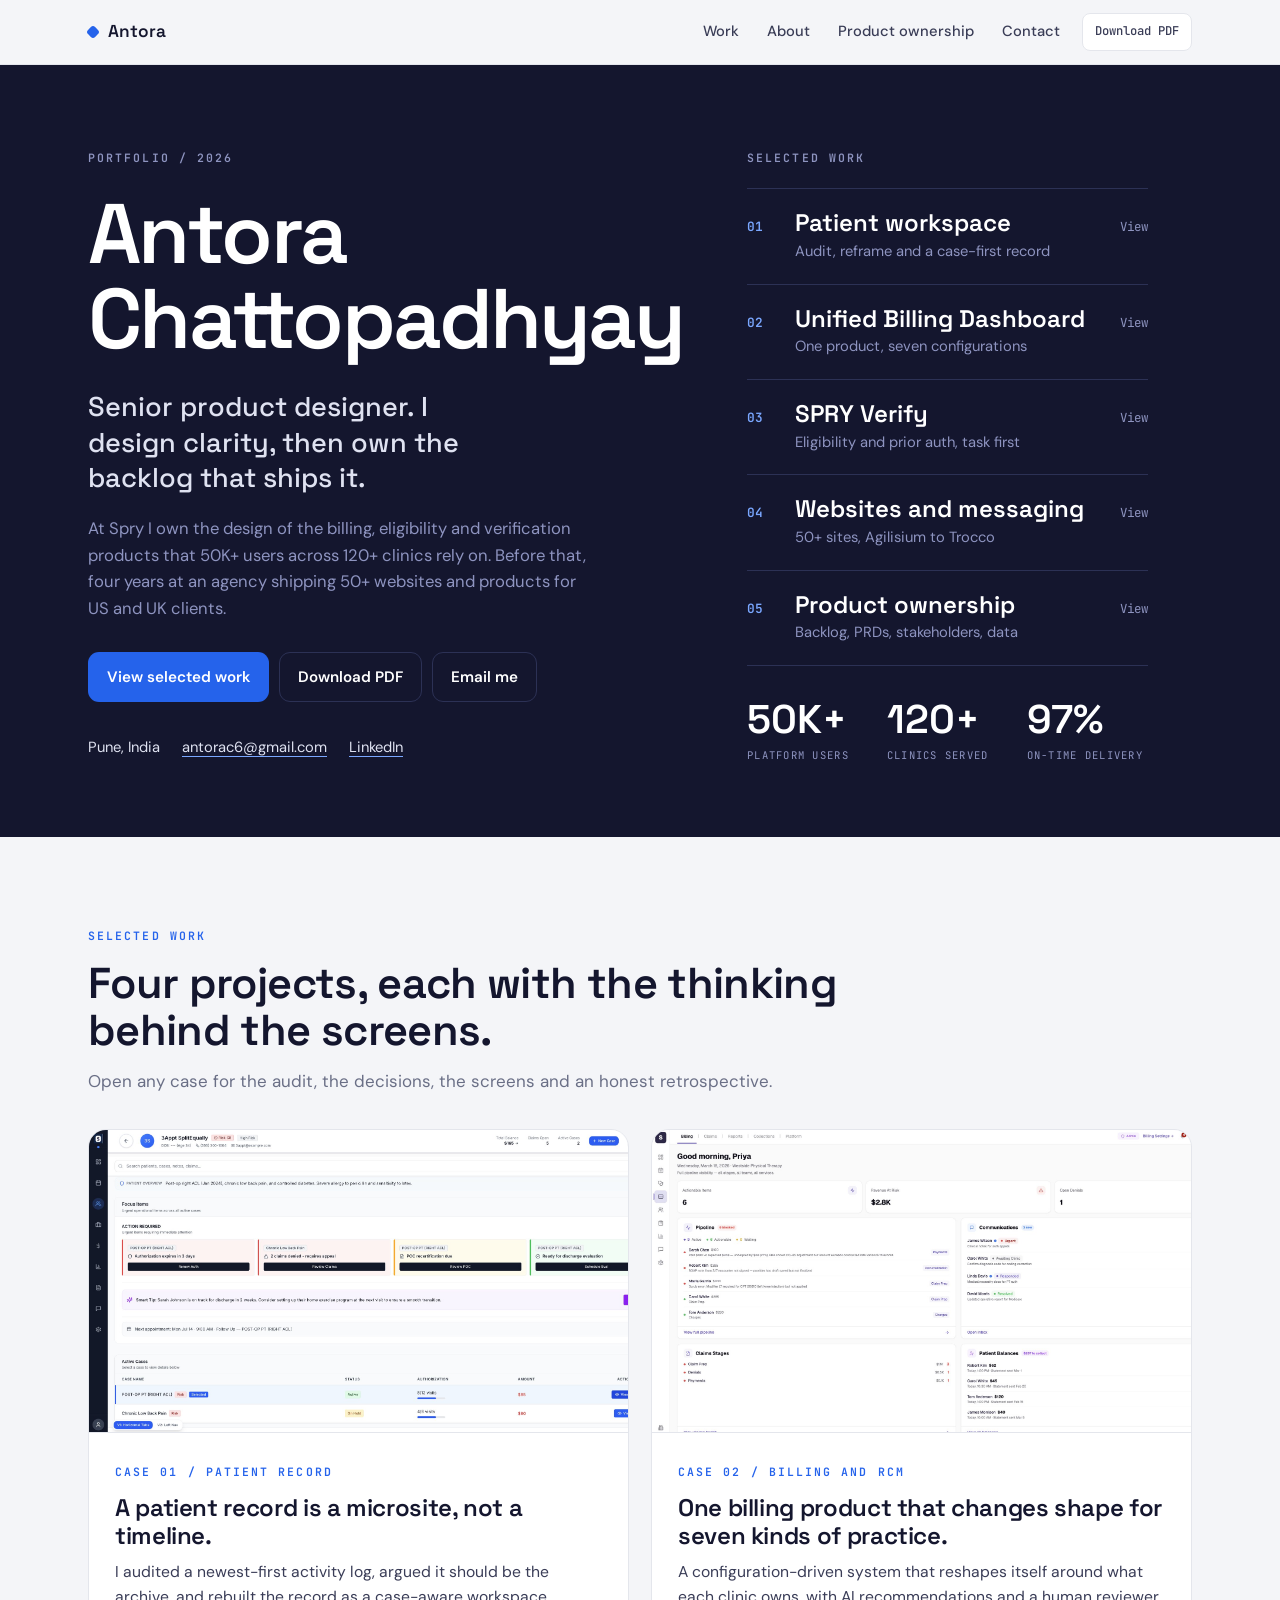
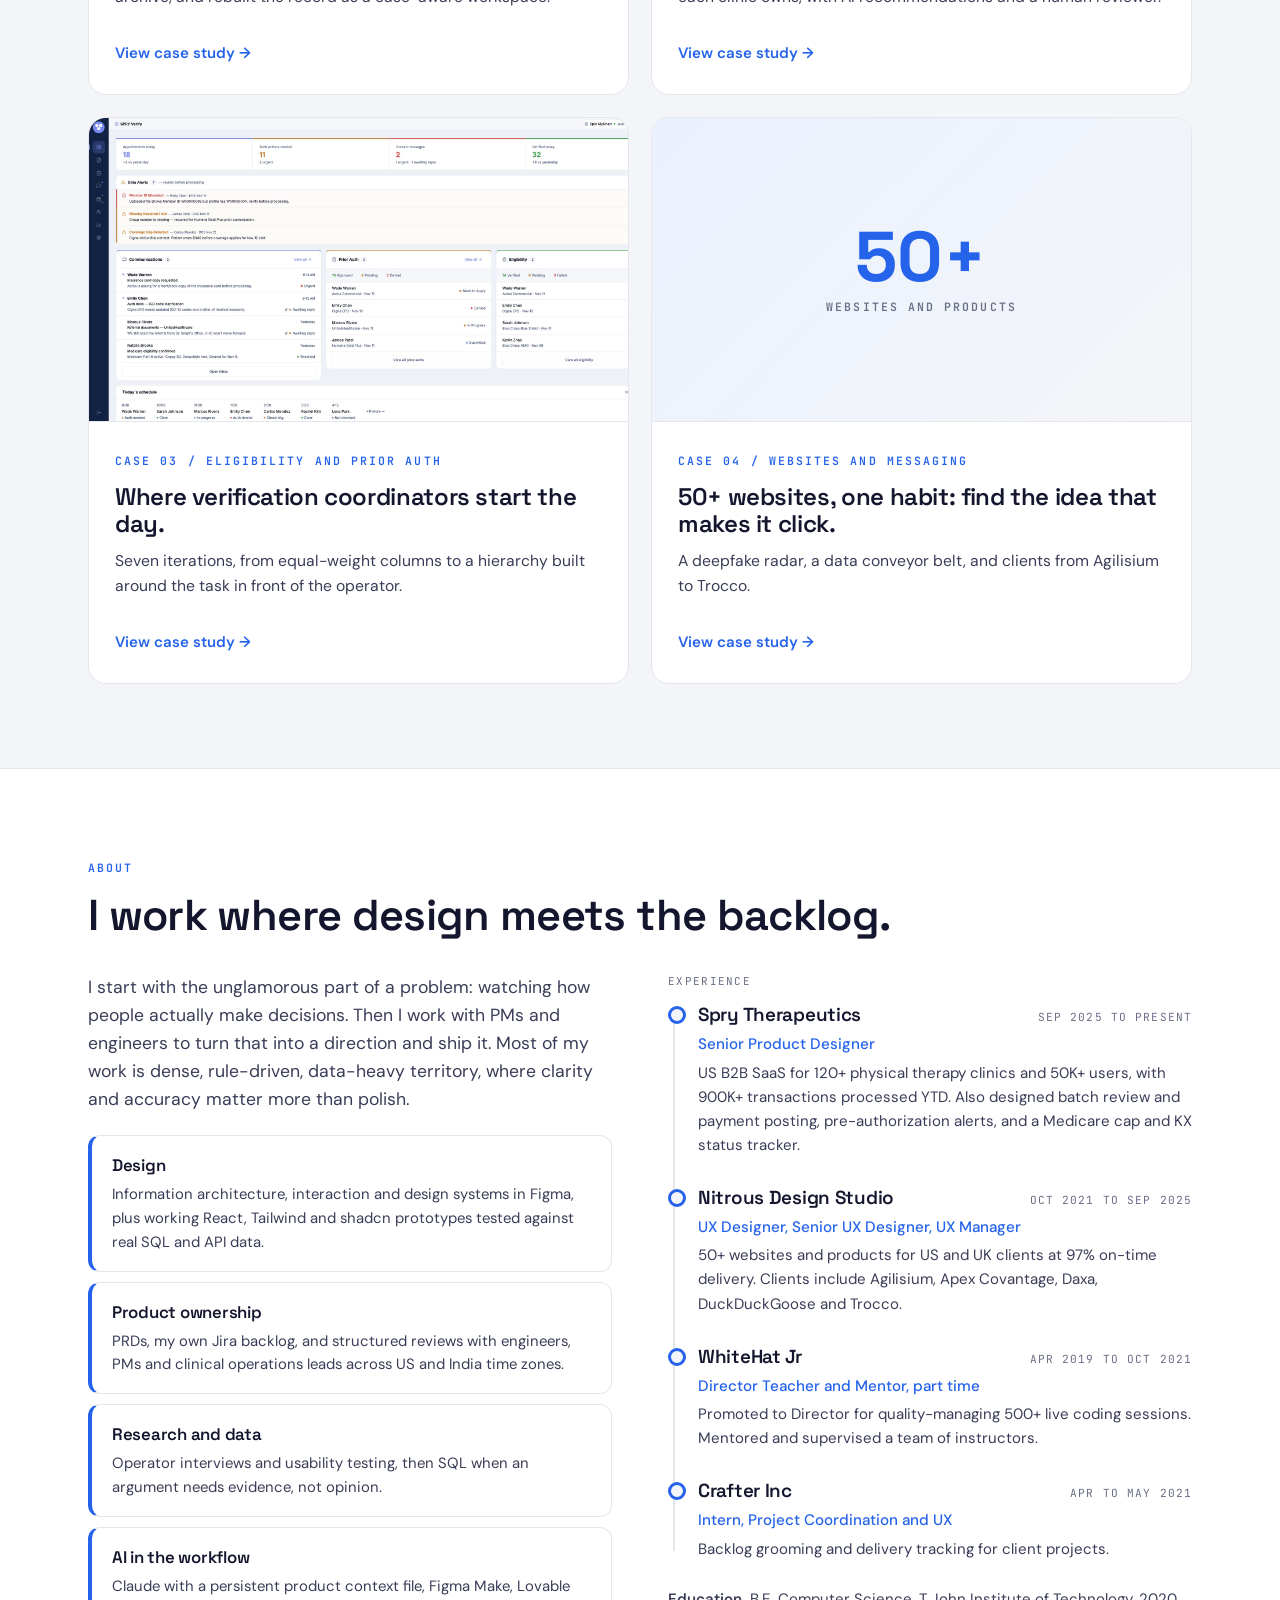
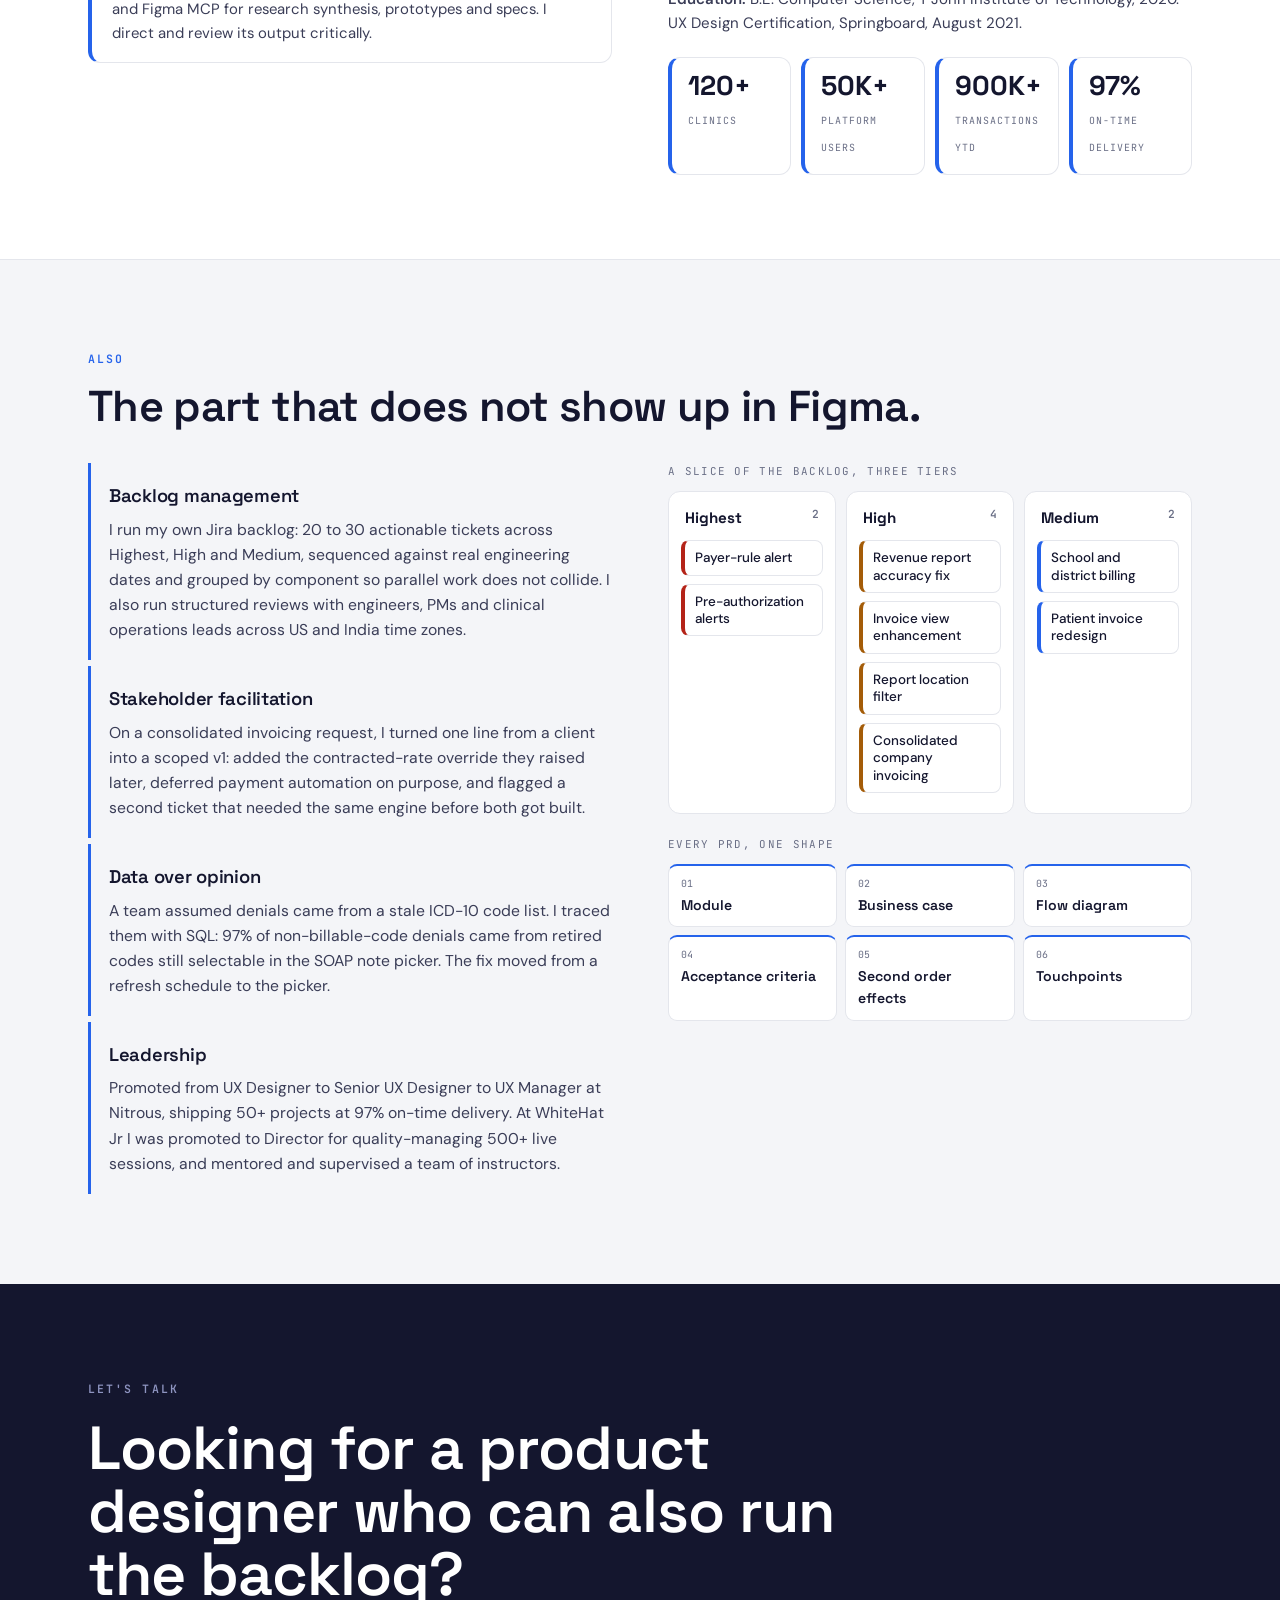
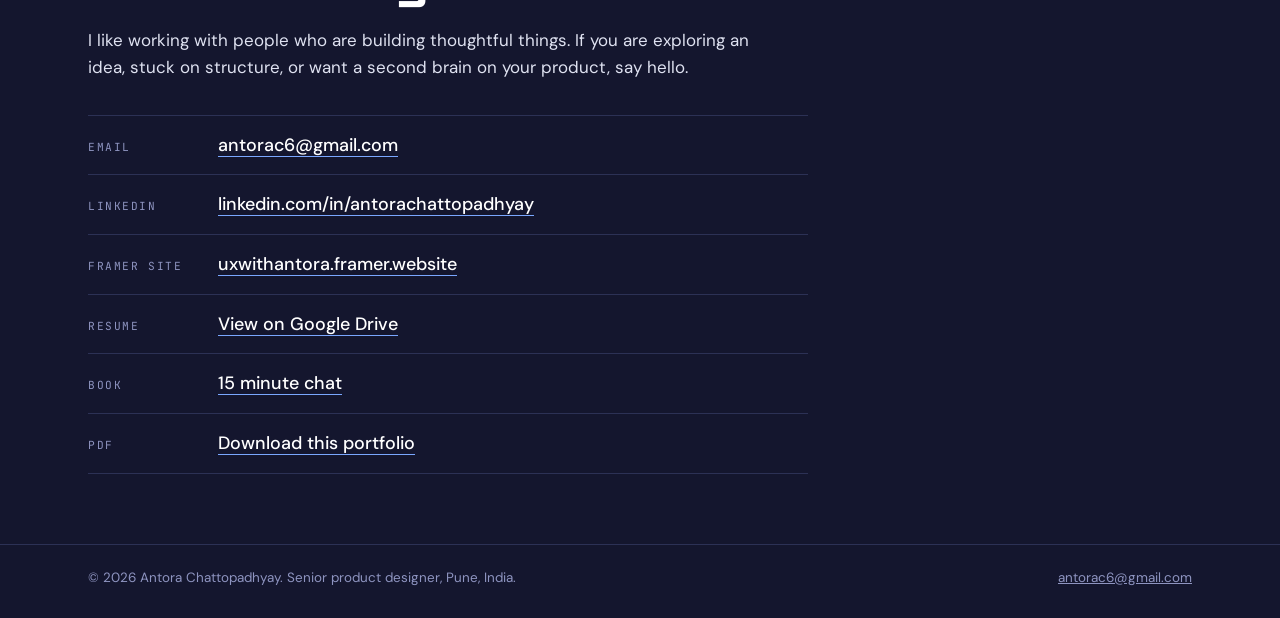
<file: index.html>
<!DOCTYPE html>
<html lang="en">
<head>
<meta charset="utf-8">
<meta name="viewport" content="width=device-width, initial-scale=1">
<title>Antora Chattopadhyay | Senior product designer</title>
<meta name="description" content="Senior product designer and product owner. Billing, eligibility and verification products for physical therapy clinics, plus 50+ websites for B2B SaaS, AI and compliance companies.">
<meta name="theme-color" content="#14162e">
<meta property="og:type" content="website">
<meta property="og:title" content="Antora Chattopadhyay | Senior product designer">
<meta property="og:description" content="Senior product designer and product owner. Billing, eligibility and verification products for physical therapy clinics, plus 50+ websites for B2B SaaS, AI and compliance companies.">
<link rel="icon" href="data:image/svg+xml,%3Csvg xmlns='http://www.w3.org/2000/svg' viewBox='0 0 32 32'%3E%3Crect width='32' height='32' rx='8' fill='%2314162e'/%3E%3Crect x='11' y='11' width='10' height='10' rx='2' transform='rotate(45 16 16)' fill='%232563eb'/%3E%3C/svg%3E">
<link rel="stylesheet" href="style.css">
</head>
<body>
<a class="skip" href="#main">Skip to content</a>
<header class="nav"><div class="nav-in">
<a class="brand" href="index.html"><i></i>Antora</a>
<button class="burger" aria-label="Menu" aria-expanded="false" aria-controls="nav-links"><span></span><span></span><span></span></button>
<nav class="nav-links" id="nav-links" aria-label="Main">
<a href="index.html#work">Work</a><a href="index.html#about">About</a><a href="index.html#ownership">Product ownership</a><a href="index.html#contact">Contact</a>
<a class="pdf" href="Antora-Chattopadhyay-Portfolio.pdf" target="_blank" rel="noopener">Download PDF</a>
</nav>
</div></header>
<main id="main">
<section class="hero"><div class="wrap hero-grid"><div><span class="eyebrow">Portfolio / 2026</span><h1>Antora<br>Chattopadhyay</h1><p class="tag">Senior product designer. I design clarity, then own the backlog that ships it.</p><p class="body">At Spry I own the design of the billing, eligibility and verification products that 50K+ users across 120+ clinics rely on. Before that, four years at an agency shipping 50+ websites and products for US and UK clients.</p><div class="cta"><a class="btn primary" href="#work">View selected work</a><a class="btn ghost" href="Antora-Chattopadhyay-Portfolio.pdf" target="_blank" rel="noopener">Download PDF</a><a class="btn ghost" href="mailto:antorac6@gmail.com">Email me</a></div><p class="hero-meta"><span>Pune, India</span><a href="mailto:antorac6@gmail.com">antorac6@gmail.com</a><a href="https://www.linkedin.com/in/antorachattopadhyay/" target="_blank" rel="noopener">LinkedIn</a></p></div><div><span class="eyebrow">Selected work</span><div class="index" style="margin-top:18px"><a href="patient-workspace.html"><span class="num">01</span><span class="t">Patient workspace</span><span class="go">View</span><span class="d">Audit, reframe and a case-first record</span></a><a href="billing-dashboard.html"><span class="num">02</span><span class="t">Unified Billing Dashboard</span><span class="go">View</span><span class="d">One product, seven configurations</span></a><a href="spry-verify.html"><span class="num">03</span><span class="t">SPRY Verify</span><span class="go">View</span><span class="d">Eligibility and prior auth, task first</span></a><a href="websites.html"><span class="num">04</span><span class="t">Websites and messaging</span><span class="go">View</span><span class="d">50+ sites, Agilisium to Trocco</span></a><a href="#ownership"><span class="num">05</span><span class="t">Product ownership</span><span class="go">View</span><span class="d">Backlog, PRDs, stakeholders, data</span></a></div><div class="stats"><div><b>50K+</b><span>platform users</span></div><div><b>120+</b><span>clinics served</span></div><div><b>97%</b><span>on-time delivery</span></div></div></div></div></section>
<section class="block" id="work"><div class="wrap"><div class="sec-head rv"><span class="eyebrow blue">Selected work</span><h2>Four projects, each with the thinking behind the screens.</h2><p>Open any case for the audit, the decisions, the screens and an honest retrospective.</p></div><div class="work-grid"><a class="wcard rv" href="patient-workspace.html"><div class="wthumb"><img class="" src="pw-workspace-overview.jpg" width="2000" height="1030" alt="A patient record is a microsite, not a timeline." loading="lazy"></div><div class="wbody"><span class="eyebrow">Case 01 / Patient record</span><h3>A patient record is a microsite, not a timeline.</h3><p>I audited a newest-first activity log, argued it should be the archive, and rebuilt the record as a case-aware workspace.</p><span class="more">View case study &rarr;</span></div></a><a class="wcard rv" href="billing-dashboard.html"><div class="wthumb"><img class="" src="ubd-billing-home.jpg" width="2000" height="1019" alt="One billing product that changes shape for seven kinds of practice." loading="lazy"></div><div class="wbody"><span class="eyebrow">Case 02 / Billing and RCM</span><h3>One billing product that changes shape for seven kinds of practice.</h3><p>A configuration-driven system that reshapes itself around what each clinic owns, with AI recommendations and a human reviewer.</p><span class="more">View case study &rarr;</span></div></a><a class="wcard rv" href="spry-verify.html"><div class="wthumb"><img class="" src="verify-dashboard.jpg" width="2000" height="1044" alt="Where verification coordinators start the day." loading="lazy"></div><div class="wbody"><span class="eyebrow">Case 03 / Eligibility and prior auth</span><h3>Where verification coordinators start the day.</h3><p>Seven iterations, from equal-weight columns to a hierarchy built around the task in front of the operator.</p><span class="more">View case study &rarr;</span></div></a><a class="wcard rv" href="websites.html"><div class="wthumb art"><div style="text-align:center"><b style="font-family:'Space Grotesk';font-size:4.4rem;line-height:1;color:var(--blue)">50+</b><div class="eyebrow" style="margin-top:6px">websites and products</div></div></div><div class="wbody"><span class="eyebrow">Case 04 / Websites and messaging</span><h3>50+ websites, one habit: find the idea that makes it click.</h3><p>A deepfake radar, a data conveyor belt, and clients from Agilisium to Trocco.</p><span class="more">View case study &rarr;</span></div></a></div></div></section>
<section class="block" id="about" style="background:#fff;border-top:1px solid var(--line);border-bottom:1px solid var(--line)"><div class="wrap"><div class="sec-head rv"><span class="eyebrow blue">About</span><h2>I work where design meets the backlog.</h2></div><div class="two"><div><p class="rv" style="font-size:1.1rem;color:var(--ink2)">I start with the unglamorous part of a problem: watching how people actually make decisions. Then I work with PMs and engineers to turn that into a direction and ship it. Most of my work is dense, rule-driven, data-heavy territory, where clarity and accuracy matter more than polish.</p><div style="margin-top:22px"><div class="lens rv"><h4>Design</h4><p>Information architecture, interaction and design systems in Figma, plus working React, Tailwind and shadcn prototypes tested against real SQL and API data.</p></div><div class="lens rv"><h4>Product ownership</h4><p>PRDs, my own Jira backlog, and structured reviews with engineers, PMs and clinical operations leads across US and India time zones.</p></div><div class="lens rv"><h4>Research and data</h4><p>Operator interviews and usability testing, then SQL when an argument needs evidence, not opinion.</p></div><div class="lens rv"><h4>AI in the workflow</h4><p>Claude with a persistent product context file, Figma Make, Lovable and Figma MCP for research synthesis, prototypes and specs. I direct and review its output critically.</p></div></div></div><div><span class="label" style="margin-top:0">Experience</span><div class="tl"><div class="tl-item rv"><div class="top"><h4>Spry Therapeutics</h4><span class="when">Sep 2025 to present</span></div><div class="role">Senior Product Designer</div><p>US B2B SaaS for 120+ physical therapy clinics and 50K+ users, with 900K+ transactions processed YTD. Also designed batch review and payment posting, pre-authorization alerts, and a Medicare cap and KX status tracker.</p></div><div class="tl-item rv"><div class="top"><h4>Nitrous Design Studio</h4><span class="when">Oct 2021 to Sep 2025</span></div><div class="role">UX Designer, Senior UX Designer, UX Manager</div><p>50+ websites and products for US and UK clients at 97% on-time delivery. Clients include Agilisium, Apex Covantage, Daxa, DuckDuckGoose and Trocco.</p></div><div class="tl-item rv"><div class="top"><h4>WhiteHat Jr</h4><span class="when">Apr 2019 to Oct 2021</span></div><div class="role">Director Teacher and Mentor, part time</div><p>Promoted to Director for quality-managing 500+ live coding sessions. Mentored and supervised a team of instructors.</p></div><div class="tl-item rv"><div class="top"><h4>Crafter Inc</h4><span class="when">Apr to May 2021</span></div><div class="role">Intern, Project Coordination and UX</div><p>Backlog grooming and delivery tracking for client projects.</p></div></div><p class="rv" style="font-size:.94rem;color:var(--ink2)"><b>Education.</b> B.E. Computer Science, T John Institute of Technology, 2020. UX Design Certification, Springboard, August 2021.</p><div class="nums rv" style="margin-top:22px"><div class="num-card"><b>120+</b><span>clinics</span></div><div class="num-card"><b>50K+</b><span>platform users</span></div><div class="num-card"><b>900K+</b><span>transactions YTD</span></div><div class="num-card"><b>97%</b><span>on-time delivery</span></div></div></div></div></div></section>
<section class="block" id="ownership"><div class="wrap"><div class="sec-head rv"><span class="eyebrow blue">Also</span><h2>The part that does not show up in Figma.</h2></div><div class="two"><div><div class="own-item rv"><h4>Backlog management</h4><p>I run my own Jira backlog: 20 to 30 actionable tickets across Highest, High and Medium, sequenced against real engineering dates and grouped by component so parallel work does not collide. I also run structured reviews with engineers, PMs and clinical operations leads across US and India time zones.</p></div><div class="own-item rv"><h4>Stakeholder facilitation</h4><p>On a consolidated invoicing request, I turned one line from a client into a scoped v1: added the contracted-rate override they raised later, deferred payment automation on purpose, and flagged a second ticket that needed the same engine before both got built.</p></div><div class="own-item rv"><h4>Data over opinion</h4><p>A team assumed denials came from a stale ICD-10 code list. I traced them with SQL: 97% of non-billable-code denials came from retired codes still selectable in the SOAP note picker. The fix moved from a refresh schedule to the picker.</p></div><div class="own-item rv"><h4>Leadership</h4><p>Promoted from UX Designer to Senior UX Designer to UX Manager at Nitrous, shipping 50+ projects at 97% on-time delivery. At WhiteHat Jr I was promoted to Director for quality-managing 500+ live sessions, and mentored and supervised a team of instructors.</p></div></div><div><span class="label" style="margin-top:0">A slice of the backlog, three tiers</span><div class="board rv"><div class="col"><h5>Highest<span>2</span></h5><div class="tk r">Payer-rule alert</div><div class="tk r">Pre-authorization alerts</div></div><div class="col"><h5>High<span>4</span></h5><div class="tk a">Revenue report accuracy fix</div><div class="tk a">Invoice view enhancement</div><div class="tk a">Report location filter</div><div class="tk a">Consolidated company invoicing</div></div><div class="col"><h5>Medium<span>2</span></h5><div class="tk b">School and district billing</div><div class="tk b">Patient invoice redesign</div></div></div><span class="label">Every PRD, one shape</span><div class="prd rv"><div><small>01</small>Module</div><div><small>02</small>Business case</div><div><small>03</small>Flow diagram</div><div><small>04</small>Acceptance criteria</div><div><small>05</small>Second order effects</div><div><small>06</small>Touchpoints</div></div></div></div></div></section>
<section class="contact" id="contact"><div class="wrap"><span class="eyebrow" style="color:var(--dim)">Let's talk</span><h2>Looking for a product designer who can also run the backlog?</h2><p>I like working with people who are building thoughtful things. If you are exploring an idea, stuck on structure, or want a second brain on your product, say hello.</p><div class="clinks"><a href="mailto:antorac6@gmail.com"><span class="k">Email</span><span class="v">antorac6@gmail.com</span></a><a href="https://www.linkedin.com/in/antorachattopadhyay/" target="_blank" rel="noopener"><span class="k">LinkedIn</span><span class="v">linkedin.com/in/antorachattopadhyay</span></a><a href="https://uxwithantora.framer.website/" target="_blank" rel="noopener"><span class="k">Framer site</span><span class="v">uxwithantora.framer.website</span></a><a href="https://drive.google.com/file/d/1P4fbd7OnjA2XfRqSZVsOnfd3woqEnlKk/view?usp=sharing" target="_blank" rel="noopener"><span class="k">Resume</span><span class="v">View on Google Drive</span></a><a href="https://tidycal.com/antorac6/15-minute-meeting" target="_blank" rel="noopener"><span class="k">Book</span><span class="v">15 minute chat</span></a><a href="Antora-Chattopadhyay-Portfolio.pdf" target="_blank" rel="noopener"><span class="k">PDF</span><span class="v">Download this portfolio</span></a></div></div></section>
</main>
<footer class="site"><div class="wrap"><span>&copy; 2026 Antora Chattopadhyay. Senior product designer, Pune, India.</span><span><a href="mailto:antorac6@gmail.com">antorac6@gmail.com</a></span></div></footer>
<script src="main.js"></script>
</body>
</html>
</file>
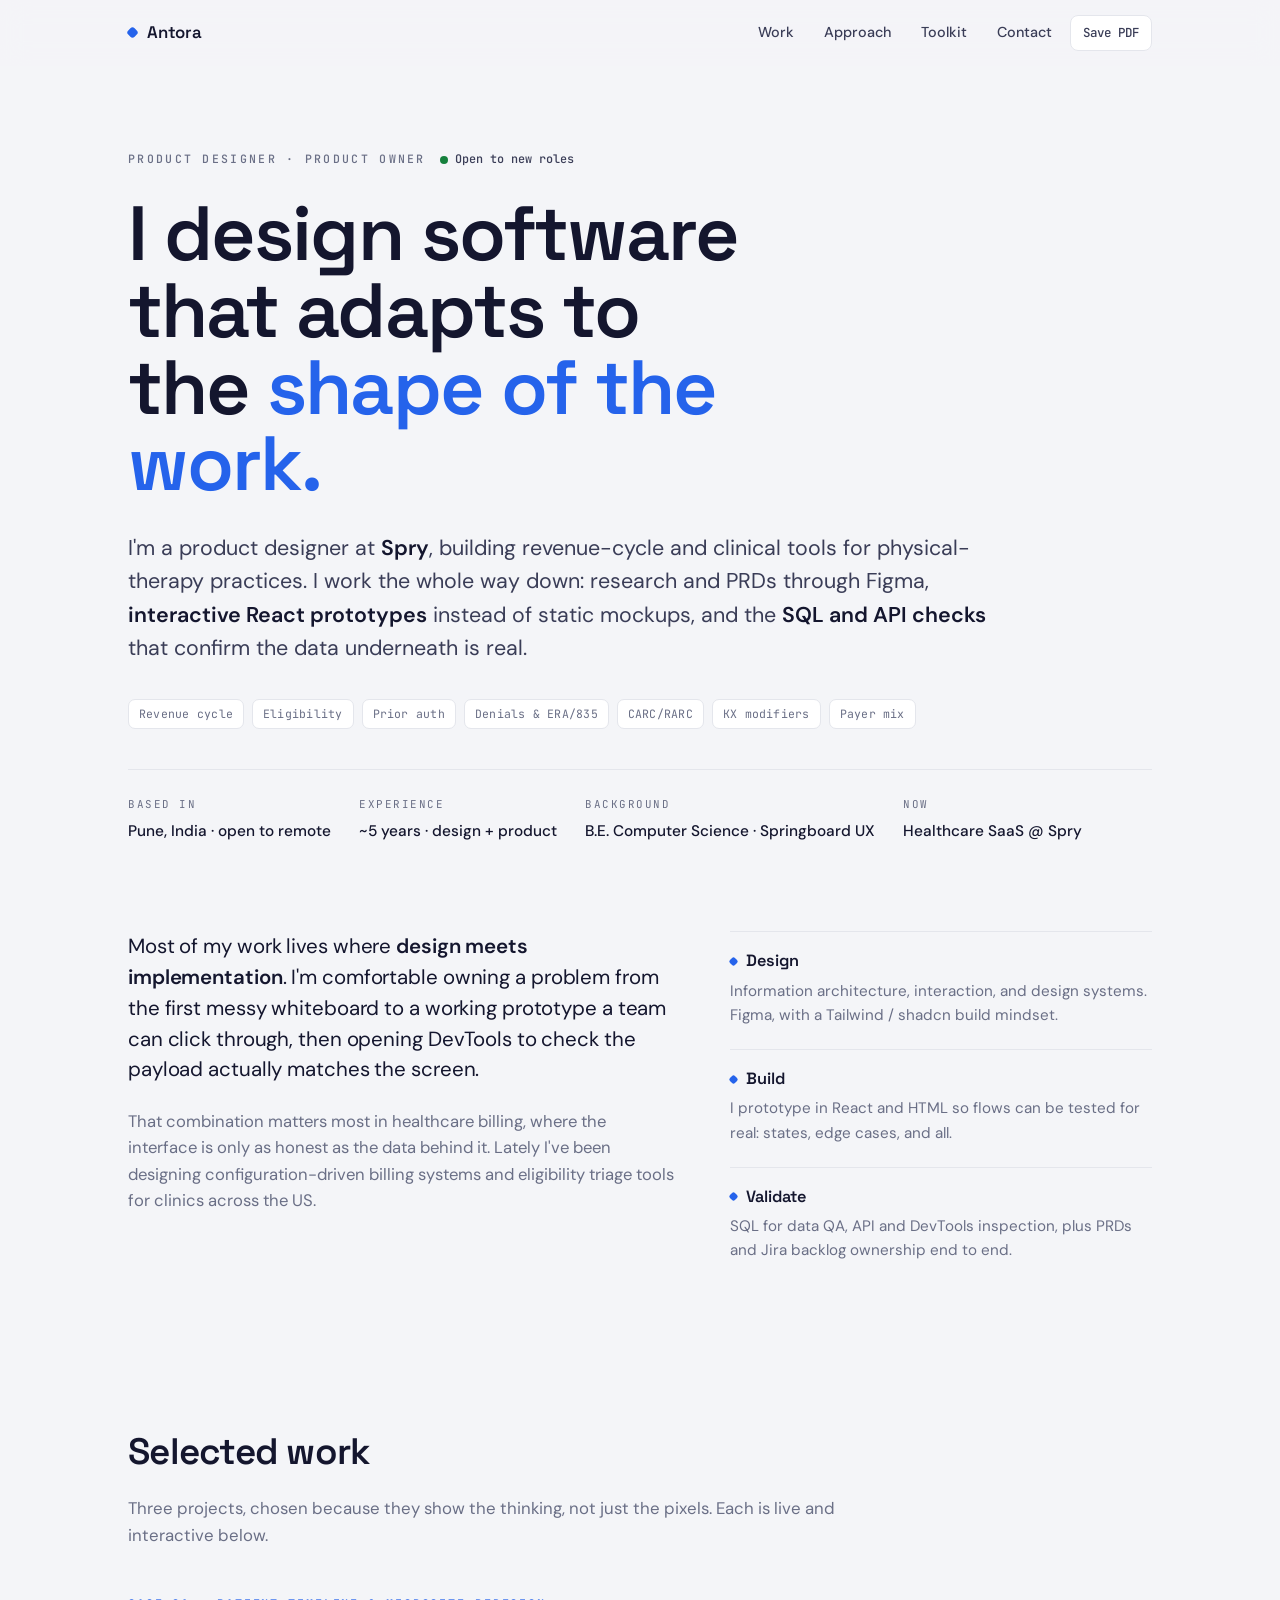
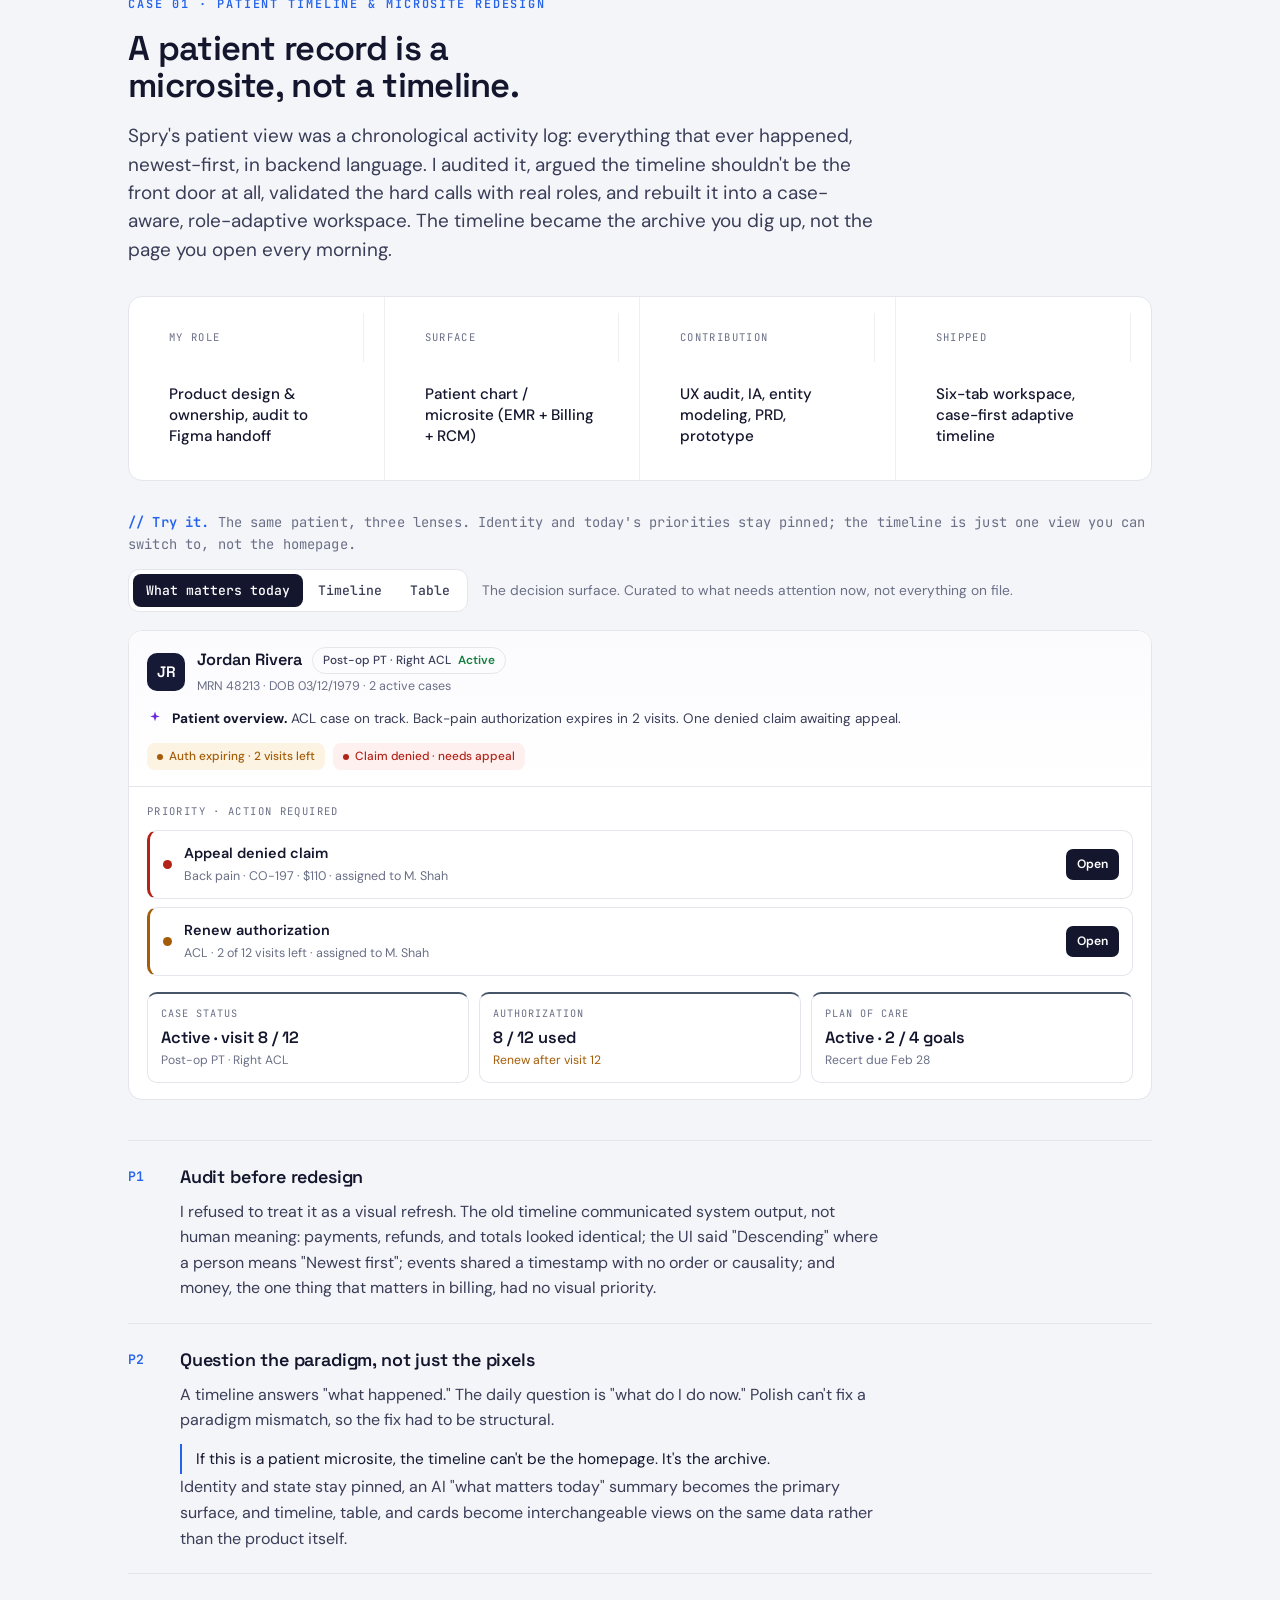
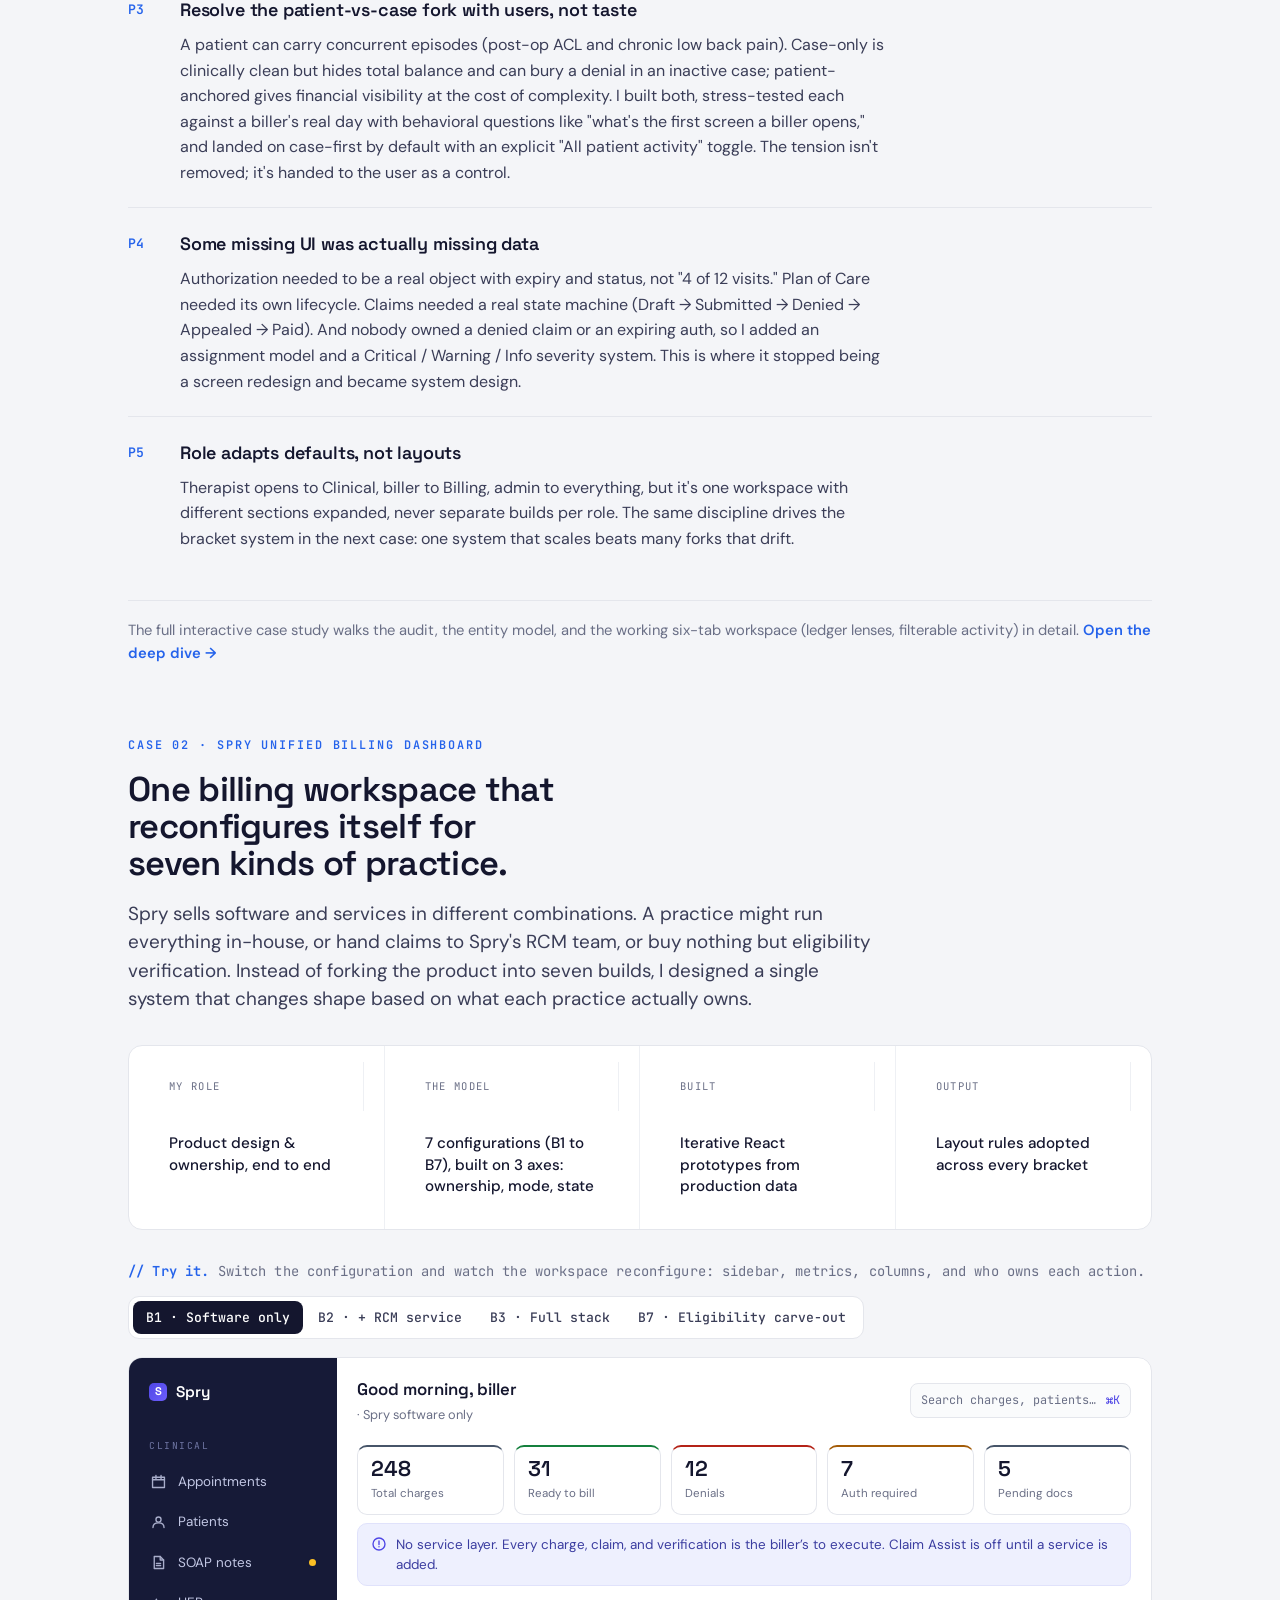
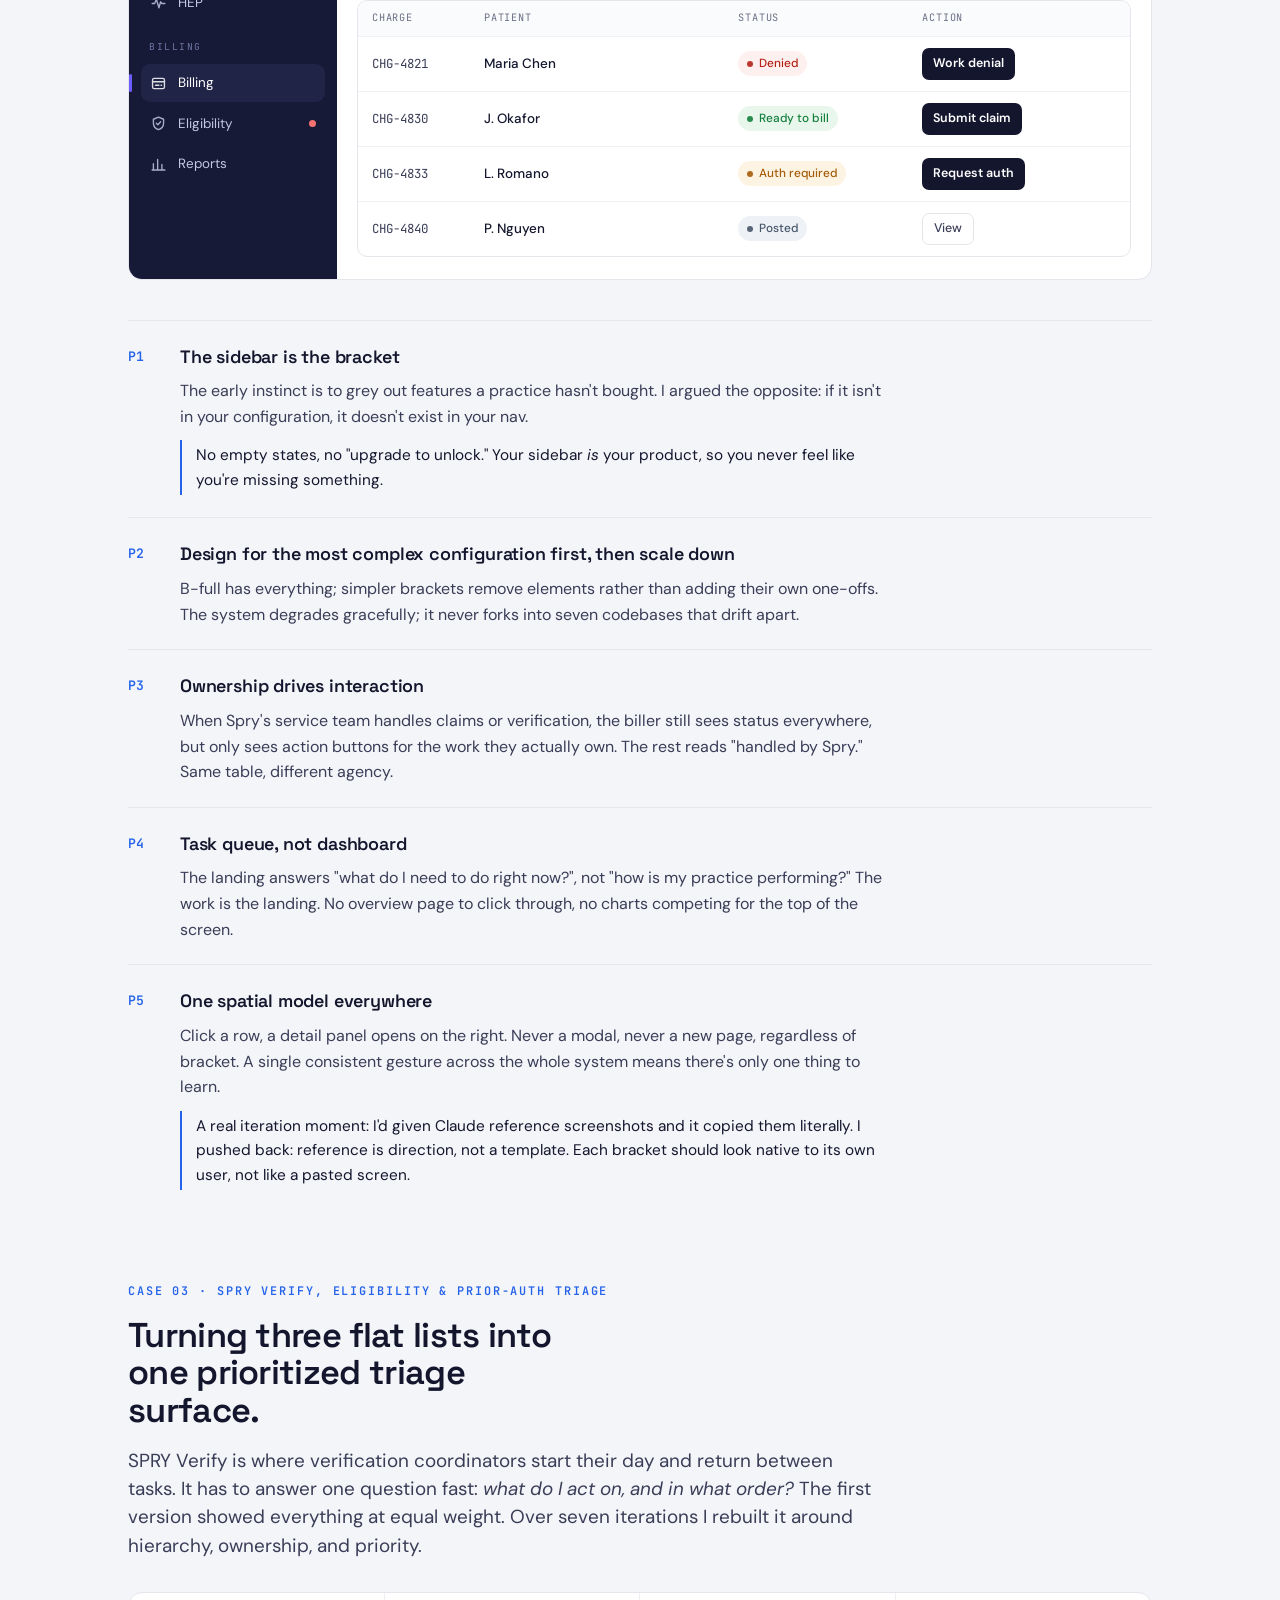
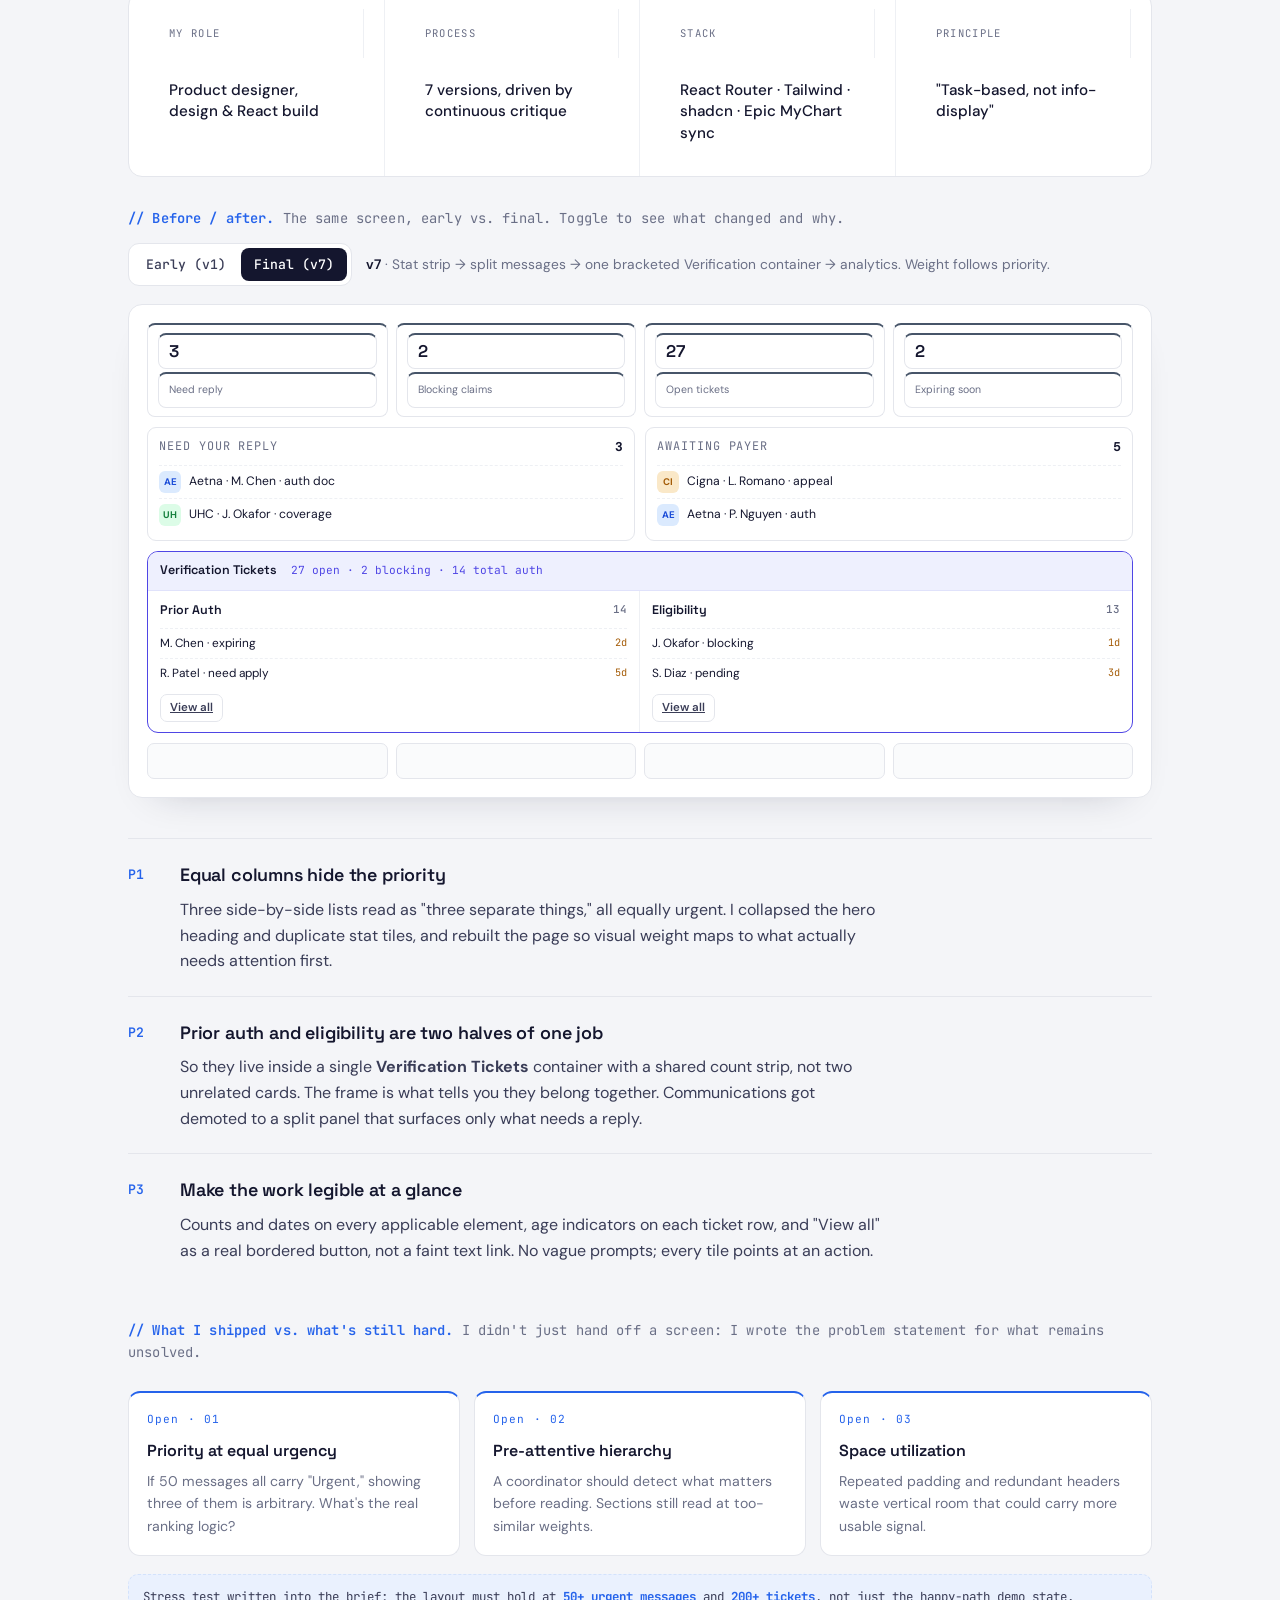
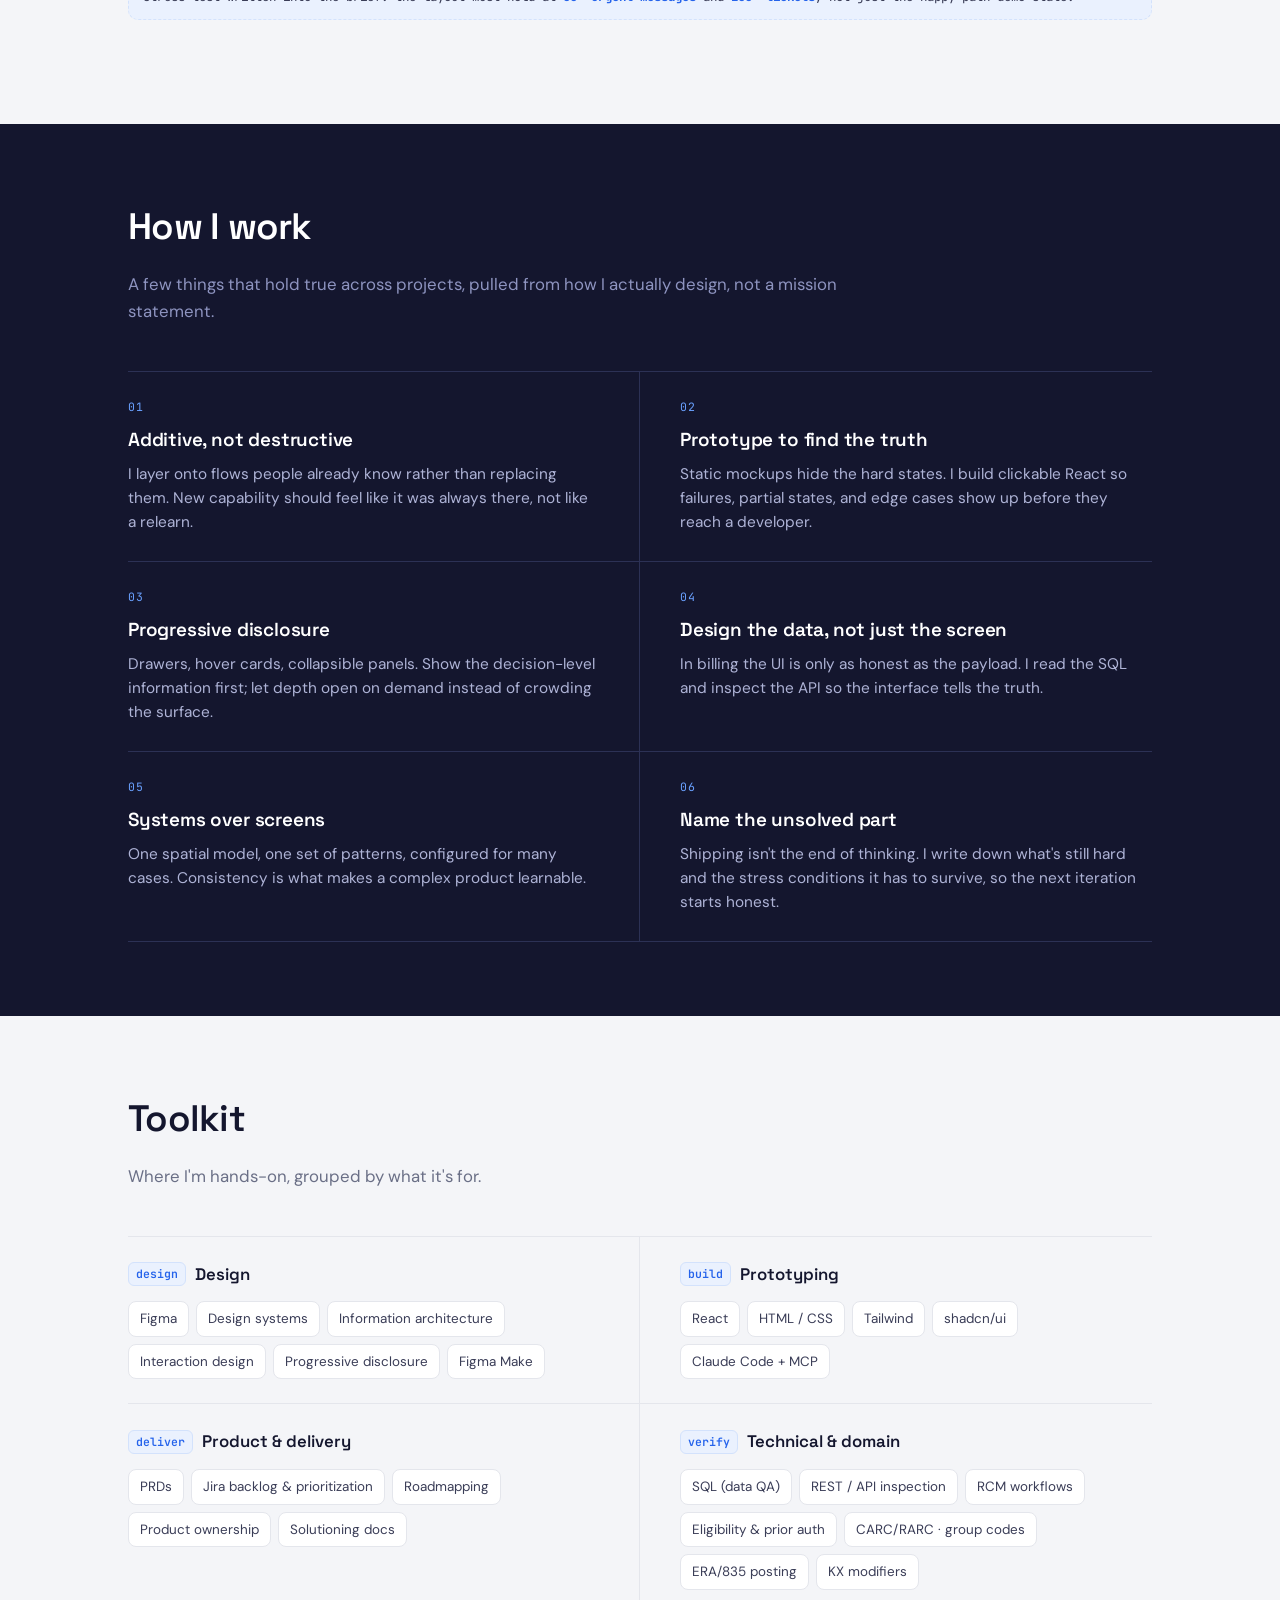
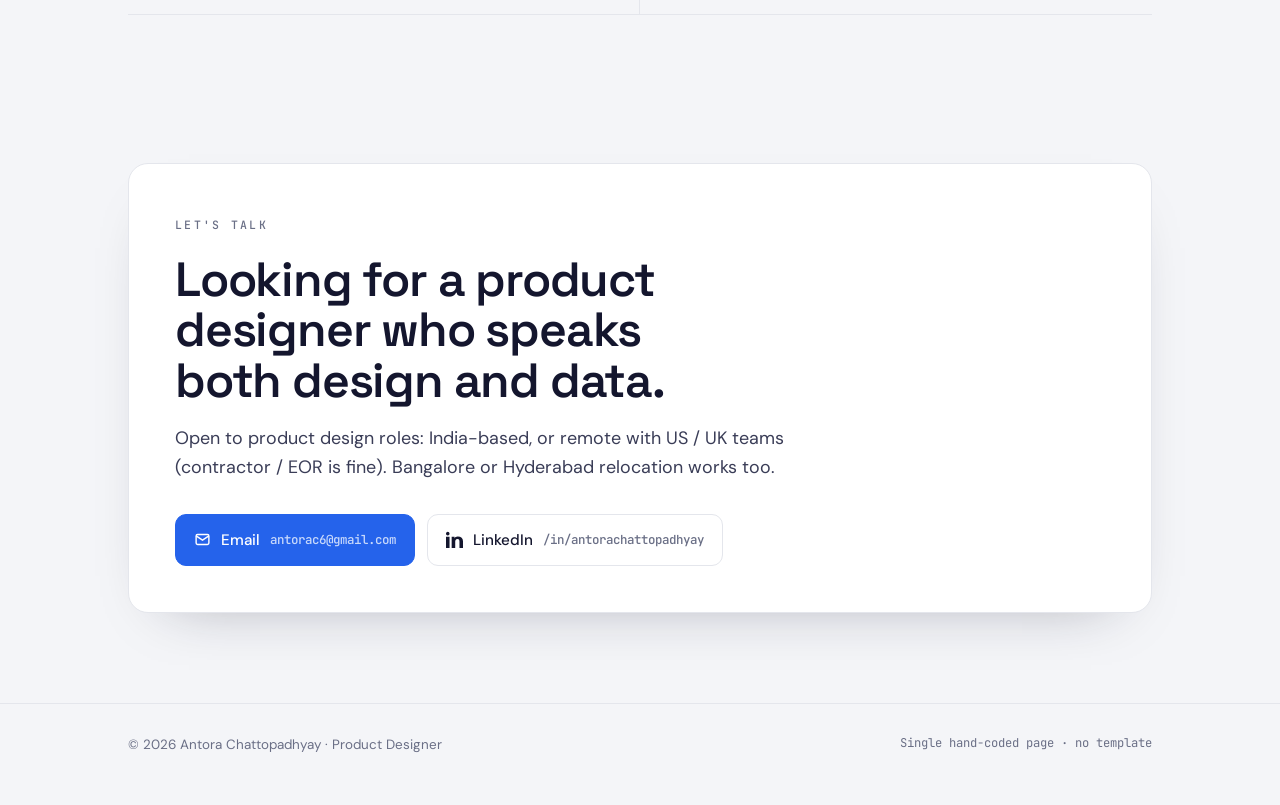
<file: any-portfolio (1).html>
<!DOCTYPE html>
<html lang="en">
<head>
<meta charset="UTF-8" />
<meta name="viewport" content="width=device-width, initial-scale=1.0" />
<title>Antora Chattopadhyay, Product Designer</title>
<meta name="description" content="Product designer working in healthcare revenue cycle. Systems thinking, React prototypes, and the SQL underneath." />
<link rel="preconnect" href="https://fonts.googleapis.com" />
<link rel="preconnect" href="https://fonts.gstatic.com" crossorigin />
<link href="https://fonts.googleapis.com/css2?family=Space+Grotesk:wght@400;500;600;700&family=DM+Sans:opsz,wght@9..40,400;9..40,500;9..40,600&family=JetBrains+Mono:wght@400;500;600&display=swap" rel="stylesheet" />
<style>
:root{
  --ink:#14162e;
  --ink-soft:#3a3d57;
  --paper:#f4f5f8;
  --surface:#ffffff;
  --line:#e4e6ec;
  --line-2:#eef0f4;
  --muted:#6a6f86;
  --accent:#4f46e5;
  --accent-2:#6d5efc;
  --accent-soft:#eef0fe;
  --blue:#2563eb;
  --blue-2:#6aa1ff;
  --blue-soft:#eaf1fe;
  --blue-line:#d3e2fc;
  /* status (used only inside product demos, where it's functionally true) */
  --red:#b42318; --red-bg:#fef0ef;
  --green:#15803d; --green-bg:#e8f6ec;
  --amber:#a45c08; --amber-bg:#fdf3e2;
  --slate:#475569; --slate-bg:#eef1f5;
  --violet:#6d28d9; --violet-bg:#efe9fd;
  --nav:#161a37; --nav-2:#202547; --nav-line:#2c3155;

  --maxw:1080px;
  --r:14px;
  --ease:cubic-bezier(.22,.61,.36,1);
}
*{box-sizing:border-box}
html{scroll-behavior:smooth}
body{
  margin:0;background:var(--paper);color:var(--ink);
  font-family:"DM Sans",system-ui,-apple-system,Segoe UI,Roboto,sans-serif;
  font-size:17px;line-height:1.6;-webkit-font-smoothing:antialiased;
  text-rendering:optimizeLegibility;
}
.wrap{max-width:var(--maxw);margin:0 auto;padding:0 28px}
::selection{background:#d6e4ff;color:var(--ink)}

a{color:inherit}
.mono{font-family:"JetBrains Mono",ui-monospace,Menlo,monospace}
.eyebrow{
  font-family:"JetBrains Mono",monospace;font-size:.72rem;letter-spacing:.2em;
  text-transform:uppercase;color:var(--muted);font-weight:500;
}
h1,h2,h3{font-family:"Space Grotesk",sans-serif;font-weight:600;color:var(--ink);margin:0}
p{margin:0 0 1.1em}
p:last-child{margin-bottom:0}

/* ---------- nav ---------- */
.nav{
  position:sticky;top:0;z-index:60;
  background:rgba(244,245,248,.82);backdrop-filter:saturate(1.4) blur(14px);
  border-bottom:1px solid transparent;transition:border-color .3s,background .3s;
}
.nav.scrolled{border-bottom-color:var(--line);background:rgba(244,245,248,.92)}
.nav-in{max-width:var(--maxw);margin:0 auto;padding:14px 28px;display:flex;align-items:center;justify-content:space-between;gap:20px}
.brand{font-family:"Space Grotesk";font-weight:600;font-size:1.05rem;letter-spacing:-.01em;display:flex;align-items:center;gap:10px;text-decoration:none}
.brand .dot{width:9px;height:9px;border-radius:3px;background:var(--blue);transform:rotate(45deg);display:inline-block}
.nav-links{display:flex;gap:6px;align-items:center}
.nav-links a{
  text-decoration:none;font-size:.9rem;color:var(--ink-soft);padding:7px 12px;border-radius:8px;
  transition:background .2s,color .2s;font-weight:500;
}
.nav-links a:hover{background:#fff;color:var(--blue)}
.nav-cta{font-family:"JetBrains Mono";font-size:.78rem !important;border:1px solid var(--line);background:#fff}
.nav-cta:hover{border-color:var(--ink)}
.nav-burger{display:none}

/* ---------- hero ---------- */
.hero{padding:84px 0 70px}
.hero .eyebrow{margin-bottom:26px;display:flex;align-items:center;gap:14px}
.avail{display:inline-flex;align-items:center;gap:7px;color:var(--ink-soft);text-transform:none;letter-spacing:normal;font-size:.74rem}
.avail .ping{width:8px;height:8px;border-radius:50%;background:var(--green);box-shadow:0 0 0 0 rgba(21,128,61,.5);animation:ping 2.6s var(--ease) infinite}
@keyframes ping{0%{box-shadow:0 0 0 0 rgba(21,128,61,.45)}70%{box-shadow:0 0 0 9px rgba(21,128,61,0)}100%{box-shadow:0 0 0 0 rgba(21,128,61,0)}}
.hero h1{
  font-size:clamp(2.5rem,6.2vw,4.8rem);line-height:1.0;letter-spacing:-.025em;
  max-width:15ch;
}
.hero h1 .soft{color:var(--blue)}
.hero-lead{font-size:clamp(1.12rem,1.7vw,1.34rem);color:var(--ink-soft);max-width:60ch;margin-top:30px;line-height:1.55}
.hero-lead b{color:var(--ink);font-weight:600}
.domain-strip{
  margin-top:34px;display:flex;flex-wrap:wrap;gap:8px;
}
.domain-strip span{
  font-family:"JetBrains Mono";font-size:.72rem;color:var(--muted);
  border:1px solid var(--line);background:#fff;padding:5px 10px;border-radius:7px;letter-spacing:.02em;
  transition:border-color .2s,color .2s;
}
.domain-strip span:hover{border-color:var(--blue);color:var(--blue)}
.hero-meta{
  margin-top:40px;display:flex;flex-wrap:wrap;gap:28px;padding-top:26px;border-top:1px solid var(--line);
}
.hero-meta div .k{font-family:"JetBrains Mono";font-size:.68rem;letter-spacing:.14em;text-transform:uppercase;color:var(--muted);margin-bottom:5px}
.hero-meta div .v{font-size:.96rem;color:var(--ink);font-weight:500}

/* ---------- section frame ---------- */
section{padding:74px 0}
.sec-head{display:flex;align-items:baseline;gap:18px;margin-bottom:14px;flex-wrap:wrap}
.sec-head .num{font-family:"JetBrains Mono";font-size:.8rem;color:var(--accent);font-weight:600}
.sec-title{font-size:clamp(1.7rem,3vw,2.3rem);letter-spacing:-.02em}
.sec-sub{color:var(--muted);max-width:62ch;font-size:1.05rem;margin-bottom:46px}

/* intro / positioning */
.intro{padding:18px 0 64px}
.intro-grid{display:grid;grid-template-columns:1.3fr 1fr;gap:54px;align-items:start}
.intro-lead{font-size:1.28rem;line-height:1.5;color:var(--ink);letter-spacing:-.005em}
.intro-lead b{font-weight:600}
.cap{border-top:1px solid var(--line);padding-top:16px;margin-bottom:22px}
.cap .ct{font-family:"Space Grotesk";font-weight:600;font-size:1.02rem;margin-bottom:4px;display:flex;align-items:center;gap:9px}
.cap .ct .i{width:7px;height:7px;border-radius:2px;background:var(--blue);transform:rotate(45deg)}
.cap p{font-size:.95rem;color:var(--muted);margin:0}

/* ---------- case study ---------- */
.case{margin-bottom:30px}
.case + .case{padding-top:24px}
.case-tag{font-family:"JetBrains Mono";font-size:.74rem;letter-spacing:.16em;text-transform:uppercase;color:var(--blue);font-weight:600;margin-bottom:16px}
.case h3{font-size:clamp(1.6rem,3vw,2.15rem);letter-spacing:-.02em;line-height:1.08;max-width:20ch}
.case-blurb{font-size:1.18rem;color:var(--ink-soft);max-width:58ch;margin-top:18px;line-height:1.5}
.facts{display:flex;flex-wrap:wrap;gap:0;margin:32px 0 8px;border:1px solid var(--line);border-radius:var(--r);background:#fff;overflow:hidden}
.facts div{flex:1 1 150px;padding:16px 20px;border-right:1px solid var(--line-2)}
.facts div:last-child{border-right:none}
.facts .k{font-family:"JetBrains Mono";font-size:.66rem;letter-spacing:.13em;text-transform:uppercase;color:var(--muted);margin-bottom:6px}
.facts .v{font-size:.95rem;color:var(--ink);font-weight:500;line-height:1.4}

.demo-cap{font-size:.86rem;color:var(--muted);margin:30px 0 14px;font-family:"JetBrains Mono";letter-spacing:.01em}
.demo-cap b{color:var(--blue);font-weight:600}

/* segmented control */
.segwrap{display:flex;align-items:center;gap:14px;flex-wrap:wrap;margin-bottom:18px}
.seg{display:inline-flex;background:#fff;border:1px solid var(--line);border-radius:11px;padding:4px;gap:2px}
.seg button{
  font-family:"JetBrains Mono";font-size:.82rem;font-weight:500;border:none;background:none;cursor:pointer;
  padding:8px 13px;border-radius:8px;color:var(--ink-soft);transition:all .2s var(--ease);white-space:nowrap;
}
.seg button:hover{color:var(--ink)}
.seg button.on{background:var(--ink);color:#fff}
.seg-label{font-size:.86rem;color:var(--muted)}
.seg-label b{color:var(--ink);font-weight:600}

/* product OS demo */
.os-scroll{overflow-x:auto;border-radius:var(--r);-webkit-overflow-scrolling:touch}
.demo-os{
  min-width:760px;background:#fff;border:1px solid var(--line);border-radius:var(--r);
  display:grid;grid-template-columns:208px 1fr;overflow:hidden;
  box-shadow:0 1px 2px rgba(20,22,46,.04),0 18px 40px -28px rgba(20,22,46,.28);
}
.os-rail{background:var(--nav);color:#cfd3ea;padding:16px 12px;display:flex;flex-direction:column;gap:3px;min-height:430px}
.os-rail .rail-brand{display:flex;align-items:center;gap:9px;padding:6px 8px 16px;color:#fff;font-family:"Space Grotesk";font-weight:600;font-size:.96rem}
.os-rail .rail-brand .b{width:18px;height:18px;border-radius:5px;background:linear-gradient(135deg,var(--accent),var(--accent-2));display:grid;place-items:center;color:#fff;font-size:.7rem;font-weight:700}
.rail-zone{font-family:"JetBrains Mono";font-size:.6rem;letter-spacing:.16em;text-transform:uppercase;color:#6f76a3;padding:14px 8px 7px}
.rail-item{
  display:flex;align-items:center;gap:11px;padding:8px 9px;border-radius:9px;font-size:.84rem;color:#c2c7e4;
  transition:background .18s,color .18s;cursor:default;position:relative;
}
.rail-item svg{width:17px;height:17px;flex:none;opacity:.85}
.rail-item.on{background:var(--nav-2);color:#fff}
.rail-item.on::before{content:"";position:absolute;left:-12px;top:50%;transform:translateY(-50%);width:3px;height:18px;border-radius:3px;background:var(--accent-2)}
.rail-item .badge{margin-left:auto;width:7px;height:7px;border-radius:50%;box-shadow:0 0 0 2px var(--nav)}
.rail-item .badge.r{background:#f87171}.rail-item .badge.a{background:#fbbf24}

.os-main{padding:18px 20px 22px;display:flex;flex-direction:column;min-width:0}
.os-top{display:flex;align-items:center;justify-content:space-between;gap:12px;margin-bottom:4px}
.os-top .greet{font-family:"Space Grotesk";font-weight:600;font-size:1.05rem;color:var(--ink)}
.os-top .greet small{display:block;font-family:"DM Sans";font-weight:400;font-size:.8rem;color:var(--muted);margin-top:2px}
.os-search{font-family:"JetBrains Mono";font-size:.74rem;color:var(--muted);border:1px solid var(--line);border-radius:8px;padding:7px 10px;background:#fafbfc;min-width:160px;display:flex;justify-content:space-between;gap:10px}
.os-search .k{color:var(--accent)}

.kpis{display:flex;gap:10px;flex-wrap:wrap;margin:16px 0 8px}
.kpi{flex:1 1 110px;border:1px solid var(--line);border-top:2px solid var(--slate);border-radius:10px;padding:11px 13px;background:#fff;min-width:96px}
.kpi.spry{border-top-color:var(--accent-2)}
.kpi.red{border-top-color:var(--red)}
.kpi.green{border-top-color:var(--green)}
.kpi.amber{border-top-color:var(--amber)}
.kpi .n{font-family:"Space Grotesk";font-weight:600;font-size:1.34rem;color:var(--ink);line-height:1}
.kpi .l{font-size:.72rem;color:var(--muted);margin-top:5px;display:flex;align-items:center;gap:5px}
.kpi .l .own{font-family:"JetBrains Mono";font-size:.6rem;color:var(--accent);border:1px solid var(--accent-soft);background:var(--accent-soft);padding:1px 5px;border-radius:5px}

.os-note{display:flex;gap:9px;align-items:flex-start;background:var(--accent-soft);border:1px solid #e0e2fb;border-radius:10px;padding:11px 13px;margin:8px 0 4px;font-size:.84rem;color:#3b3da0;line-height:1.45}
.os-note .ic{flex:none;width:16px;height:16px;margin-top:1px}

/* table */
.tbl{margin-top:14px;border:1px solid var(--line);border-radius:10px;overflow:hidden}
.tbl .tr{display:grid;grid-template-columns:104px 1.4fr 1fr 1.1fr;align-items:center;gap:8px;padding:11px 14px;font-size:.84rem;border-bottom:1px solid var(--line-2)}
.tbl .tr:last-child{border-bottom:none}
.tbl .th{background:#fafbfc;color:var(--muted);font-family:"JetBrains Mono";font-size:.64rem;letter-spacing:.08em;text-transform:uppercase;padding-top:9px;padding-bottom:9px}
.tbl .cid{font-family:"JetBrains Mono";font-size:.78rem;color:var(--ink-soft)}
.tbl .nm{color:var(--ink);font-weight:500}
.pill{display:inline-flex;align-items:center;gap:6px;font-size:.74rem;font-weight:500;padding:3px 9px;border-radius:20px;white-space:nowrap}
.pill::before{content:"";width:6px;height:6px;border-radius:50%;background:currentColor;opacity:.9}
.pill.red{color:var(--red);background:var(--red-bg)}
.pill.green{color:var(--green);background:var(--green-bg)}
.pill.amber{color:var(--amber);background:var(--amber-bg)}
.pill.slate{color:var(--slate);background:var(--slate-bg)}
.act-do{font-size:.78rem;font-weight:600;color:#fff;background:var(--ink);border-radius:7px;padding:6px 11px;display:inline-block}
.act-view{font-size:.78rem;font-weight:500;color:var(--ink-soft);border:1px solid var(--line);border-radius:7px;padding:5px 11px;display:inline-block}
.act-spry{font-family:"JetBrains Mono";font-size:.72rem;font-weight:500;color:var(--accent);background:var(--accent-soft);border:1px solid #e0e2fb;border-radius:7px;padding:5px 9px;display:inline-flex;align-items:center;gap:6px}
.act-spry::before{content:"";width:5px;height:5px;border-radius:50%;background:var(--accent-2)}

/* B7 cards */
.cards{display:grid;grid-template-columns:repeat(3,1fr);gap:12px;margin-top:14px}
.vcard{border:1px solid var(--line);border-radius:10px;overflow:hidden;background:#fff}
.vcard .vh{display:flex;align-items:center;justify-content:space-between;padding:11px 13px;border-bottom:1px solid var(--line-2);background:#fafbfc}
.vcard .vh .t{font-family:"Space Grotesk";font-weight:600;font-size:.86rem}
.vcard .vh .c{font-family:"JetBrains Mono";font-size:.72rem;background:var(--ink);color:#fff;border-radius:20px;padding:2px 8px}
.vcard ul{list-style:none;margin:0;padding:8px 13px 11px}
.vcard li{display:flex;align-items:center;justify-content:space-between;gap:8px;padding:6px 0;font-size:.79rem;border-bottom:1px dashed var(--line-2)}
.vcard li:last-child{border-bottom:none}
.vcard li .nm{color:var(--ink);font-weight:500}
.vcard li .meta{font-family:"JetBrains Mono";font-size:.66rem;color:var(--muted)}
.os-fade{transition:opacity .3s var(--ease)}
.os-fade.swapping{opacity:.35}

/* decisions / principles list inside case */
.moves{margin-top:40px}
.move{display:grid;grid-template-columns:34px 1fr;gap:18px;padding:22px 0;border-top:1px solid var(--line)}
.move .mi{font-family:"JetBrains Mono";font-size:.82rem;color:var(--blue);font-weight:600;padding-top:3px}
.move h4{font-family:"Space Grotesk";font-weight:600;font-size:1.12rem;margin:0 0 7px;letter-spacing:-.01em;color:var(--ink)}
.move p{font-size:1rem;color:var(--ink-soft);margin:0;max-width:64ch}
.move .q{margin-top:11px;font-style:normal;border-left:2px solid var(--blue);padding:3px 0 3px 14px;color:var(--ink);font-size:.96rem}

/* verify before/after */
.ba{background:#fff;border:1px solid var(--line);border-radius:var(--r);padding:18px;box-shadow:0 18px 40px -30px rgba(20,22,46,.3)}
.ba-mini{min-width:0}
/* early = flat 3 cols */
.flat3{display:grid;grid-template-columns:repeat(3,1fr);gap:10px}
.flatcol{border:1px solid var(--line);border-radius:9px;padding:10px}
.flatcol .ft{font-weight:600;font-size:.82rem;font-family:"Space Grotesk";margin-bottom:8px}
.flatcol .fr{font-size:.74rem;color:var(--muted);padding:6px 0;border-top:1px dashed var(--line-2)}
.flat-hero{height:26px;border-radius:8px;background:linear-gradient(90deg,#eef0f4,#f6f7fa);margin-bottom:10px;border:1px solid var(--line-2)}
.flat-tiles{display:grid;grid-template-columns:repeat(4,1fr);gap:8px;margin-bottom:12px}
.flat-tiles div{height:46px;border:1px solid var(--line);border-radius:8px;background:#fafbfc}
.dim{opacity:.6}
/* final = hierarchy */
.fin-tiles{display:grid;grid-template-columns:repeat(4,1fr);gap:8px;margin-bottom:10px}
.fin-tiles div{border:1px solid var(--line);border-top:2px solid var(--slate);border-radius:8px;padding:8px 10px}
.fin-tiles .n{font-family:"Space Grotesk";font-weight:600;font-size:1.06rem;line-height:1}
.fin-tiles .l{font-size:.66rem;color:var(--muted);margin-top:3px}
.fin-msgs{display:grid;grid-template-columns:1fr 1fr;gap:10px;margin-bottom:10px}
.msgbox{border:1px solid var(--line);border-radius:9px;padding:9px 11px}
.msgbox .mt{display:flex;justify-content:space-between;align-items:center;font-size:.74rem;font-family:"JetBrains Mono";color:var(--muted);text-transform:uppercase;letter-spacing:.08em;margin-bottom:8px}
.msgbox .mt b{color:var(--ink);font-family:"DM Sans";text-transform:none;letter-spacing:0;font-size:.8rem}
.msgrow{display:flex;align-items:center;gap:8px;padding:5px 0;font-size:.76rem;border-top:1px dashed var(--line-2)}
.av{width:22px;height:22px;border-radius:6px;display:grid;place-items:center;font-size:.6rem;font-weight:700;flex:none}
.av.ae{background:#dbeafe;color:#1d4ed8}.av.ci{background:#fae8c8;color:#a45c08}.av.uh{background:#dcfce7;color:#15803d}
.vt-frame{border:1.5px solid var(--accent);border-radius:11px;overflow:hidden;margin-bottom:10px}
.vt-strip{display:flex;align-items:center;gap:14px;padding:9px 12px;background:var(--accent-soft);border-bottom:1px solid #e0e2fb;font-size:.78rem}
.vt-strip .vtitle{font-family:"Space Grotesk";font-weight:600;color:var(--ink)}
.vt-strip .vmeta{font-family:"JetBrains Mono";font-size:.7rem;color:var(--accent)}
.vt-body{display:grid;grid-template-columns:1fr 1fr;gap:0}
.vt-half{padding:10px 12px}
.vt-half:first-child{border-right:1px solid var(--line-2)}
.vt-half .hh{display:flex;justify-content:space-between;font-size:.78rem;font-weight:600;font-family:"Space Grotesk";margin-bottom:7px}
.vt-half .hh .c{font-family:"JetBrains Mono";font-weight:500;font-size:.68rem;color:var(--muted)}
.vt-row{display:flex;align-items:center;justify-content:space-between;font-size:.74rem;padding:5px 0;border-top:1px dashed var(--line-2)}
.vt-row .age{font-family:"JetBrains Mono";font-size:.64rem;color:var(--amber)}
.viewall{font-size:.72rem;font-weight:600;border:1px solid var(--line);border-radius:7px;padding:4px 9px;color:var(--ink-soft);display:inline-block;margin-top:6px}
.fin-analytics{display:grid;grid-template-columns:repeat(4,1fr);gap:8px}
.fin-analytics div{height:36px;border:1px solid var(--line);border-radius:7px;background:#fafbfc}

/* open problems */
.probs{display:grid;grid-template-columns:repeat(3,1fr);gap:14px;margin-top:28px}
.prob{border:1px solid var(--line);border-top:2px solid var(--blue);border-radius:12px;padding:18px;background:#fff;transition:transform .2s var(--ease),border-color .2s}
.prob:hover{transform:translateY(-2px);border-color:var(--blue-line)}
.prob .pn{font-family:"JetBrains Mono";font-size:.7rem;color:var(--blue);letter-spacing:.1em}
.prob h5{font-family:"Space Grotesk";font-weight:600;font-size:1rem;margin:9px 0 6px}
.prob p{font-size:.88rem;color:var(--muted);margin:0}
.stress{margin-top:18px;font-family:"JetBrains Mono";font-size:.78rem;color:var(--ink-soft);background:var(--blue-soft);border:1px dashed var(--blue-line);border-radius:10px;padding:12px 14px}
.stress b{color:var(--blue)}

/* patient workspace (case 01) */
.pw{min-width:720px;background:#fff;border:1px solid var(--line);border-radius:var(--r);overflow:hidden;box-shadow:0 1px 2px rgba(20,22,46,.04),0 18px 40px -28px rgba(20,22,46,.28)}
.pw-head{padding:16px 18px;border-bottom:1px solid var(--line);background:linear-gradient(180deg,#fbfbfe,#fff)}
.pw-id{display:flex;align-items:center;gap:12px}
.pw-av{width:38px;height:38px;border-radius:10px;background:var(--nav);color:#fff;display:grid;place-items:center;font-family:"Space Grotesk";font-weight:600;font-size:.95rem;flex:none}
.pw-name{font-family:"Space Grotesk";font-weight:600;font-size:1.02rem;color:var(--ink);display:flex;align-items:center;gap:10px;flex-wrap:wrap}
.pw-case{font-family:"DM Sans";font-weight:500;font-size:.74rem;color:var(--ink-soft);border:1px solid var(--line);border-radius:20px;padding:3px 10px;display:inline-flex;align-items:center;gap:7px}
.pw-case b{color:var(--green);font-weight:600}
.pw-meta{font-size:.78rem;color:var(--muted);margin-top:3px}
.pw-ai{display:flex;gap:9px;align-items:flex-start;margin-top:12px;font-size:.85rem;color:var(--ink-soft);line-height:1.45}
.pw-ai b{color:var(--ink)}
.pw-spark{flex:none;margin-top:1px}
.pw-spark svg{width:16px;height:16px}
.pw-focus{display:flex;gap:8px;flex-wrap:wrap;margin-top:12px}
.pw-chip{font-size:.74rem;font-weight:500;padding:4px 10px;border-radius:8px;display:inline-flex;align-items:center;gap:6px}
.pw-chip::before{content:"";width:6px;height:6px;border-radius:50%;background:currentColor}
.pw-chip.warn{color:var(--amber);background:var(--amber-bg)}
.pw-chip.crit{color:var(--red);background:var(--red-bg)}
#pwBody{padding:16px 18px}
.pw-al{font-family:"JetBrains Mono";font-size:.66rem;letter-spacing:.13em;text-transform:uppercase;color:var(--muted);margin-bottom:10px}
.pw-actions{margin-bottom:16px}
.pw-act{display:flex;align-items:center;gap:12px;padding:11px 13px;border:1px solid var(--line);border-radius:10px;margin-bottom:8px}
.pw-act.crit{border-left:3px solid var(--red)}
.pw-act.warn{border-left:3px solid var(--amber)}
.pw-mk{width:9px;height:9px;border-radius:50%;flex:none}
.pw-mk.info{background:var(--slate)}.pw-mk.warn{background:var(--amber)}.pw-mk.crit{background:var(--red)}
.pw-at{font-weight:600;font-size:.9rem;color:var(--ink)}
.pw-as{font-size:.78rem;color:var(--muted);margin-top:2px}
.pw-go{margin-left:auto;font-size:.76rem;font-weight:600;color:#fff;background:var(--ink);border-radius:7px;padding:6px 11px}
.pw-cards{display:grid;grid-template-columns:repeat(3,1fr);gap:10px}
.pw-card{border:1px solid var(--line);border-top:2px solid var(--slate);border-radius:10px;padding:12px 13px}
.pw-ct{font-family:"JetBrains Mono";font-size:.64rem;letter-spacing:.1em;text-transform:uppercase;color:var(--muted);margin-bottom:6px}
.pw-cv{font-family:"Space Grotesk";font-weight:600;font-size:1.02rem;color:var(--ink);line-height:1.1}
.pw-cs{font-size:.76rem;color:var(--muted);margin-top:4px}
.pw-cs.amber{color:var(--amber)}
.pw-tlmonth{font-family:"JetBrains Mono";font-size:.68rem;letter-spacing:.1em;text-transform:uppercase;color:var(--muted);margin:6px 0 8px}
.pw-tlrow{display:flex;gap:12px;padding:9px 0;border-top:1px solid var(--line-2)}
.pw-tl .pw-tlrow:first-child{border-top:none}
.pw-tlrow .pw-mk{margin-top:5px}
.pw-tlbody{flex:1;min-width:0}
.pw-tltop{display:flex;justify-content:space-between;gap:10px;align-items:baseline}
.pw-tltitle{font-weight:500;font-size:.88rem;color:var(--ink)}
.pw-tldate{font-family:"JetBrains Mono";font-size:.72rem;color:var(--muted)}
.pw-tlmeta{display:flex;gap:6px;margin-top:5px}
.pw-tag{font-size:.66rem;font-weight:500;padding:2px 8px;border-radius:6px;color:var(--muted);background:#f2f3f6}
.pw-tag.case{color:var(--accent);background:var(--accent-soft)}
.pw-tblw{border:1px solid var(--line);border-radius:10px;overflow:hidden}
.pw-tbl{width:100%;border-collapse:collapse;font-size:.82rem}
.pw-tbl th{text-align:left;background:#fafbfc;color:var(--muted);font-family:"JetBrains Mono";font-size:.62rem;letter-spacing:.08em;text-transform:uppercase;padding:9px 12px;border-bottom:1px solid var(--line-2)}
.pw-tbl td{padding:9px 12px;border-bottom:1px solid var(--line-2);color:var(--ink)}
.pw-tbl tr:last-child td{border-bottom:none}
.pw-tbl td.mono{font-family:"JetBrains Mono";font-size:.76rem;color:var(--ink-soft)}
.deepdive{margin-top:26px;font-size:.92rem;color:var(--muted);border-top:1px solid var(--line);padding-top:18px}
.deepdive a{color:var(--blue);font-weight:600;text-decoration:none;border-bottom:1px solid transparent;transition:border-color .2s}
.deepdive a:hover{border-bottom-color:var(--blue)}
@media(max-width:680px){.pw-cards{grid-template-columns:1fr}}
@media print{.pw{min-width:0;box-shadow:none}.deepdive a{color:#000}}

/* approach */
.approach{background:var(--ink);color:#dfe2f1}
.approach .eyebrow{color:#8e94c0}
.approach .sec-title{color:#fff}
.approach .num{color:var(--accent-2)}
.principles{display:grid;grid-template-columns:1fr 1fr;gap:0;margin-top:34px;border-top:1px solid var(--nav-line)}
.pr{padding:26px 0;border-bottom:1px solid var(--nav-line)}
.pr:nth-child(odd){padding-right:40px;border-right:1px solid var(--nav-line)}
.pr:nth-child(even){padding-left:40px}
.pr .pk{font-family:"JetBrains Mono";font-size:.72rem;color:var(--blue-2);letter-spacing:.12em;margin-bottom:9px}
.pr h4{font-family:"Space Grotesk";font-weight:600;font-size:1.18rem;color:#fff;margin:0 0 8px;letter-spacing:-.01em}
.pr p{font-size:.96rem;color:#aeb3d6;margin:0;line-height:1.55}

/* toolkit */
.kit{display:grid;grid-template-columns:repeat(2,1fr);gap:0;border-top:1px solid var(--line)}
.kitcol{padding:24px 0;border-bottom:1px solid var(--line)}
.kitcol:nth-child(odd){padding-right:40px;border-right:1px solid var(--line)}
.kitcol:nth-child(even){padding-left:40px}
.kitcol .kt{font-family:"Space Grotesk";font-weight:600;font-size:1.05rem;margin-bottom:14px;display:flex;align-items:center;gap:9px}
.kitcol .kt .i{font-family:"JetBrains Mono";font-size:.72rem;color:var(--blue);border:1px solid var(--blue-line);background:var(--blue-soft);border-radius:6px;padding:2px 7px}
.tags{display:flex;flex-wrap:wrap;gap:7px}
.tags span{font-size:.84rem;color:var(--ink-soft);border:1px solid var(--line);background:#fff;padding:6px 11px;border-radius:8px;transition:border-color .2s,color .2s}
.tags span:hover{border-color:var(--blue);color:var(--blue)}

/* contact */
.contact{padding-bottom:90px}
.contact-card{background:#fff;border:1px solid var(--line);border-radius:20px;padding:46px;box-shadow:0 24px 60px -40px rgba(20,22,46,.4)}
.contact h2{font-size:clamp(1.9rem,4vw,3rem);letter-spacing:-.025em;max-width:18ch;line-height:1.05}
.contact p{font-size:1.12rem;color:var(--ink-soft);max-width:54ch;margin-top:18px}
.contact-links{display:flex;flex-wrap:wrap;gap:12px;margin-top:32px}
.clink{display:inline-flex;align-items:center;gap:10px;text-decoration:none;font-weight:500;font-size:.95rem;padding:13px 18px;border-radius:11px;border:1px solid var(--line);background:#fff;color:var(--ink);transition:all .2s var(--ease)}
.clink:hover{border-color:var(--ink);transform:translateY(-1px)}
.clink.primary{background:var(--blue);color:#fff;border-color:var(--blue)}
.clink.primary:hover{background:#1d4ed8}
.clink svg{width:17px;height:17px}
.clink .ph{font-family:"JetBrains Mono";font-size:.78rem;color:var(--muted)}
.clink.primary .ph{color:#c7d8fb}

footer{border-top:1px solid var(--line);padding:30px 0 50px;color:var(--muted);font-size:.84rem;display:flex;justify-content:space-between;flex-wrap:wrap;gap:12px}
footer .mono{font-size:.76rem}

/* reveal */
.rv{opacity:0;transform:translateY(18px);transition:opacity .7s var(--ease),transform .7s var(--ease)}
.rv.in{opacity:1;transform:none}

/* focus */
a:focus-visible,button:focus-visible{outline:2px solid var(--blue);outline-offset:3px;border-radius:6px}

/* ---------- responsive ---------- */
@media(max-width:860px){
  .intro-grid{grid-template-columns:1fr;gap:34px}
  .principles{grid-template-columns:1fr}
  .pr:nth-child(odd){padding-right:0;border-right:none}
  .pr:nth-child(even){padding-left:0}
  .kit{grid-template-columns:1fr}
  .kitcol:nth-child(odd){padding-right:0;border-right:none}
  .kitcol:nth-child(even){padding-left:0}
  .probs{grid-template-columns:1fr}
  .cards{grid-template-columns:1fr}
}
@media(max-width:680px){
  .wrap{padding:0 20px}
  .nav-in{padding:12px 20px}
  .nav-links{display:none}
  .nav-links.open{display:flex;position:absolute;top:56px;right:14px;flex-direction:column;background:#fff;border:1px solid var(--line);border-radius:12px;padding:8px;box-shadow:0 20px 40px -20px rgba(20,22,46,.35)}
  .nav-burger{display:inline-flex;flex-direction:column;gap:4px;background:none;border:none;cursor:pointer;padding:8px}
  .nav-burger span{width:20px;height:2px;background:var(--ink);border-radius:2px}
  .hero{padding:54px 0 48px}
  section{padding:54px 0}
  .contact-card{padding:30px 22px}
  .facts div{flex:1 1 50%;border-bottom:1px solid var(--line-2)}
  .fin-msgs,.fin-analytics,.flat-tiles,.fin-tiles{grid-template-columns:1fr 1fr}
  .move{grid-template-columns:1fr;gap:6px}
}

@media(prefers-reduced-motion:reduce){
  *{animation:none !important;scroll-behavior:auto !important}
  .rv{opacity:1;transform:none;transition:none}
  .os-fade{transition:none}
}

/* ---------- print / PDF ---------- */
@media print{
  body{background:#fff;font-size:11pt}
  .nav,.nav-burger,.seg,.os-scroll .demo-os{box-shadow:none}
  .nav{position:static;backdrop-filter:none;border-bottom:1px solid #ccc}
  .nav-cta{display:none}
  .approach{background:#fff;color:#000}
  .approach .sec-title,.pr h4{color:#000}
  .pr p{color:#333}
  .principles,.pr:nth-child(odd){border-color:#ddd}
  .rv{opacity:1 !important;transform:none !important}
  .os-scroll{overflow:visible}
  .demo-os{min-width:0;page-break-inside:avoid}
  section{padding:24px 0;page-break-inside:avoid}
  .case{page-break-inside:avoid}
  .contact-card{box-shadow:none;border:1px solid #ccc}
  a{text-decoration:none}
}
</style>
</head>
<body>

<header class="nav" id="nav">
  <div class="nav-in">
    <a href="#top" class="brand"><span class="dot"></span>Antora</a>
    <nav class="nav-links" id="links">
      <a href="#work">Work</a>
      <a href="#approach">Approach</a>
      <a href="#toolkit">Toolkit</a>
      <a href="#contact">Contact</a>
      <a href="#" class="nav-cta mono" onclick="window.print();return false;">Save&nbsp;PDF</a>
    </nav>
    <button class="nav-burger" id="burger" aria-label="Menu"><span></span><span></span><span></span></button>
  </div>
</header>

<main>
  <!-- HERO -->
  <section class="hero" id="top">
    <div class="wrap">
      <div class="eyebrow">
        <span>Product Designer · Product Owner</span>
        <span class="avail"><span class="ping"></span>Open to new roles</span>
      </div>
      <h1>I design software that adapts to the&nbsp;<span class="soft">shape of the work.</span></h1>
      <p class="hero-lead">
        I'm a product designer at <b>Spry</b>, building revenue-cycle and clinical tools for physical-therapy practices.
        I work the whole way down: research and PRDs through Figma, <b>interactive React prototypes</b> instead of static mockups, and the <b>SQL and API checks</b> that confirm the data underneath is real.
      </p>
      <div class="domain-strip">
        <span>Revenue cycle</span><span>Eligibility</span><span>Prior auth</span><span>Denials &amp; ERA/835</span><span>CARC/RARC</span><span>KX modifiers</span><span>Payer mix</span>
      </div>
      <div class="hero-meta">
        <div><div class="k">Based in</div><div class="v">Pune, India · open to remote</div></div>
        <div><div class="k">Experience</div><div class="v">~5 years · design + product</div></div>
        <div><div class="k">Background</div><div class="v">B.E. Computer Science · Springboard UX</div></div>
        <div><div class="k">Now</div><div class="v">Healthcare SaaS @ Spry</div></div>
      </div>
    </div>
  </section>

  <!-- POSITIONING -->
  <section class="intro">
    <div class="wrap">
      <div class="intro-grid rv">
        <div>
          <p class="intro-lead">
            Most of my work lives where <b>design meets implementation</b>. I'm comfortable owning a problem from the first messy whiteboard to a working prototype a team can click through, then opening DevTools to check the payload actually matches the screen.
          </p>
          <p style="color:var(--muted);font-size:1.04rem;margin-top:18px">
            That combination matters most in healthcare billing, where the interface is only as honest as the data behind it. Lately I've been designing configuration-driven billing systems and eligibility triage tools for clinics across the US.
          </p>
        </div>
        <div>
          <div class="cap">
            <div class="ct"><span class="i"></span>Design</div>
            <p>Information architecture, interaction, and design systems. Figma, with a Tailwind / shadcn build mindset.</p>
          </div>
          <div class="cap">
            <div class="ct"><span class="i"></span>Build</div>
            <p>I prototype in React and HTML so flows can be tested for real: states, edge cases, and all.</p>
          </div>
          <div class="cap">
            <div class="ct"><span class="i"></span>Validate</div>
            <p>SQL for data QA, API and DevTools inspection, plus PRDs and Jira backlog ownership end to end.</p>
          </div>
        </div>
      </div>
    </div>
  </section>

  <!-- WORK -->
  <section class="work" id="work">
    <div class="wrap">
      <div class="sec-head rv">
        <h2 class="sec-title">Selected work</h2>
      </div>
      <p class="sec-sub rv">Three projects, chosen because they show the thinking, not just the pixels. Each is live and interactive below.</p>

      <!-- CASE 01 : PATIENT TIMELINE / MICROSITE -->
      <article class="case rv">
        <div class="case-tag">Case 01 · Patient Timeline &amp; Microsite Redesign</div>
        <h3>A patient record is a microsite, not a timeline.</h3>
        <p class="case-blurb">
          Spry's patient view was a chronological activity log: everything that ever happened, newest-first, in backend language. I audited it, argued the timeline shouldn't be the front door at all, validated the hard calls with real roles, and rebuilt it into a case-aware, role-adaptive workspace. The timeline became the archive you dig up, not the page you open every morning.
        </p>

        <div class="facts">
          <div><div class="k">My role</div><div class="v">Product design &amp; ownership, audit to Figma handoff</div></div>
          <div><div class="k">Surface</div><div class="v">Patient chart / microsite (EMR + Billing + RCM)</div></div>
          <div><div class="k">Contribution</div><div class="v">UX audit, IA, entity modeling, PRD, prototype</div></div>
          <div><div class="k">Shipped</div><div class="v">Six-tab workspace, case-first adaptive timeline</div></div>
        </div>

        <p class="demo-cap"><b>// Try it.</b> The same patient, three lenses. Identity and today's priorities stay pinned; the timeline is just one view you can switch to, not the homepage.</p>

        <div class="segwrap">
          <div class="seg" id="pwSeg">
            <button class="on" data-surf="summary">What matters today</button>
            <button data-surf="timeline">Timeline</button>
            <button data-surf="table">Table</button>
          </div>
          <span class="seg-label" id="pwLabel"></span>
        </div>

        <div class="os-scroll">
          <div class="pw">
            <div class="pw-head">
              <div class="pw-id">
                <div class="pw-av">JR</div>
                <div>
                  <div class="pw-name">Jordan Rivera <span class="pw-case">Post-op PT · Right ACL <b>Active</b></span></div>
                  <div class="pw-meta">MRN 48213 · DOB 03/12/1979 · 2 active cases</div>
                </div>
              </div>
              <div class="pw-ai">
                <span class="pw-spark"><svg viewBox="0 0 20 20" fill="#6d28d9"><path d="M10 2l1.5 4.5L16 8l-4.5 1.5L10 14 8.5 9.5 4 8l4.5-1.5z"/></svg></span>
                <span><b>Patient overview.</b> ACL case on track. Back-pain authorization expires in 2 visits. One denied claim awaiting appeal.</span>
              </div>
              <div class="pw-focus">
                <span class="pw-chip warn">Auth expiring · 2 visits left</span>
                <span class="pw-chip crit">Claim denied · needs appeal</span>
              </div>
            </div>
            <div class="os-fade" id="pwBody"></div>
          </div>
        </div>

        <div class="moves">
          <div class="move">
            <div class="mi">P1</div>
            <div>
              <h4>Audit before redesign</h4>
              <p>I refused to treat it as a visual refresh. The old timeline communicated system output, not human meaning: payments, refunds, and totals looked identical; the UI said "Descending" where a person means "Newest first"; events shared a timestamp with no order or causality; and money, the one thing that matters in billing, had no visual priority.</p>
            </div>
          </div>
          <div class="move">
            <div class="mi">P2</div>
            <div>
              <h4>Question the paradigm, not just the pixels</h4>
              <p>A timeline answers "what happened." The daily question is "what do I do now." Polish can't fix a paradigm mismatch, so the fix had to be structural.</p>
              <p class="q">If this is a patient microsite, the timeline can't be the homepage. It's the archive.</p>
              <p>Identity and state stay pinned, an AI "what matters today" summary becomes the primary surface, and timeline, table, and cards become interchangeable views on the same data rather than the product itself.</p>
            </div>
          </div>
          <div class="move">
            <div class="mi">P3</div>
            <div>
              <h4>Resolve the patient-vs-case fork with users, not taste</h4>
              <p>A patient can carry concurrent episodes (post-op ACL and chronic low back pain). Case-only is clinically clean but hides total balance and can bury a denial in an inactive case; patient-anchored gives financial visibility at the cost of complexity. I built both, stress-tested each against a biller's real day with behavioral questions like "what's the first screen a biller opens," and landed on case-first by default with an explicit "All patient activity" toggle. The tension isn't removed; it's handed to the user as a control.</p>
            </div>
          </div>
          <div class="move">
            <div class="mi">P4</div>
            <div>
              <h4>Some missing UI was actually missing data</h4>
              <p>Authorization needed to be a real object with expiry and status, not "4 of 12 visits." Plan of Care needed its own lifecycle. Claims needed a real state machine (Draft → Submitted → Denied → Appealed → Paid). And nobody owned a denied claim or an expiring auth, so I added an assignment model and a Critical / Warning / Info severity system. This is where it stopped being a screen redesign and became system design.</p>
            </div>
          </div>
          <div class="move">
            <div class="mi">P5</div>
            <div>
              <h4>Role adapts defaults, not layouts</h4>
              <p>Therapist opens to Clinical, biller to Billing, admin to everything, but it's one workspace with different sections expanded, never separate builds per role. The same discipline drives the bracket system in the next case: one system that scales beats many forks that drift.</p>
            </div>
          </div>
        </div>

        <p class="deepdive">The full interactive case study walks the audit, the entity model, and the working six-tab workspace (ledger lenses, filterable activity) in detail. <a href="case-patient-workspace.html">Open the deep dive →</a></p>
      </article>

      <!-- CASE 02 : UBD -->
      <article class="case rv" style="margin-top:46px">
        <div class="case-tag">Case 02 · Spry Unified Billing Dashboard</div>
        <h3>One billing workspace that reconfigures itself for seven kinds of practice.</h3>
        <p class="case-blurb">
          Spry sells software and services in different combinations. A practice might run everything in-house, or hand claims to Spry's RCM team, or buy nothing but eligibility verification. Instead of forking the product into seven builds, I designed a single system that changes shape based on what each practice actually owns.
        </p>

        <div class="facts">
          <div><div class="k">My role</div><div class="v">Product design &amp; ownership, end to end</div></div>
          <div><div class="k">The model</div><div class="v">7 configurations (B1 to B7), built on 3 axes: ownership, mode, state</div></div>
          <div><div class="k">Built</div><div class="v">Iterative React prototypes from production data</div></div>
          <div><div class="k">Output</div><div class="v">Layout rules adopted across every bracket</div></div>
        </div>

        <p class="demo-cap"><b>// Try it.</b> Switch the configuration and watch the workspace reconfigure: sidebar, metrics, columns, and who owns each action.</p>

        <div class="segwrap">
          <div class="seg" id="brkSeg" role="tablist" aria-label="Configuration">
            <button class="on" data-b="B1" role="tab">B1 · Software only</button>
            <button data-b="B2" role="tab">B2 · + RCM service</button>
            <button data-b="B3" role="tab">B3 · Full stack</button>
            <button data-b="B7" role="tab">B7 · Eligibility carve-out</button>
          </div>
        </div>

        <div class="os-scroll">
          <div class="demo-os">
            <aside class="os-rail" id="osRail"></aside>
            <div class="os-main">
              <div class="os-top">
                <div class="greet" id="osGreet">Good morning, biller<small id="osSub"></small></div>
                <div class="os-search"><span>Search charges, patients…</span><span class="k">⌘K</span></div>
              </div>
              <div class="os-fade" id="osBody"></div>
            </div>
          </div>
        </div>

        <div class="moves">
          <div class="move">
            <div class="mi">P1</div>
            <div>
              <h4>The sidebar is the bracket</h4>
              <p>The early instinct is to grey out features a practice hasn't bought. I argued the opposite: if it isn't in your configuration, it doesn't exist in your nav.</p>
              <p class="q">No empty states, no "upgrade to unlock." Your sidebar <i>is</i> your product, so you never feel like you're missing something.</p>
            </div>
          </div>
          <div class="move">
            <div class="mi">P2</div>
            <div>
              <h4>Design for the most complex configuration first, then scale down</h4>
              <p>B-full has everything; simpler brackets remove elements rather than adding their own one-offs. The system degrades gracefully; it never forks into seven codebases that drift apart.</p>
            </div>
          </div>
          <div class="move">
            <div class="mi">P3</div>
            <div>
              <h4>Ownership drives interaction</h4>
              <p>When Spry's service team handles claims or verification, the biller still sees status everywhere, but only sees action buttons for the work they actually own. The rest reads "handled by Spry." Same table, different agency.</p>
            </div>
          </div>
          <div class="move">
            <div class="mi">P4</div>
            <div>
              <h4>Task queue, not dashboard</h4>
              <p>The landing answers "what do I need to do right now?", not "how is my practice performing?" The work is the landing. No overview page to click through, no charts competing for the top of the screen.</p>
            </div>
          </div>
          <div class="move">
            <div class="mi">P5</div>
            <div>
              <h4>One spatial model everywhere</h4>
              <p>Click a row, a detail panel opens on the right. Never a modal, never a new page, regardless of bracket. A single consistent gesture across the whole system means there's only one thing to learn.</p>
              <p class="q">A real iteration moment: I'd given Claude reference screenshots and it copied them literally. I pushed back: reference is direction, not a template. Each bracket should look native to its own user, not like a pasted screen.</p>
            </div>
          </div>
        </div>
      </article>

      <!-- CASE 03 : SPRY VERIFY -->
      <article class="case rv" style="margin-top:46px">
        <div class="case-tag">Case 03 · SPRY Verify, eligibility &amp; prior-auth triage</div>
        <h3>Turning three flat lists into one prioritized triage surface.</h3>
        <p class="case-blurb">
          SPRY Verify is where verification coordinators start their day and return between tasks. It has to answer one question fast: <i>what do I act on, and in what order?</i> The first version showed everything at equal weight. Over seven iterations I rebuilt it around hierarchy, ownership, and priority.
        </p>

        <div class="facts">
          <div><div class="k">My role</div><div class="v">Product designer, design &amp; React build</div></div>
          <div><div class="k">Process</div><div class="v">7 versions, driven by continuous critique</div></div>
          <div><div class="k">Stack</div><div class="v">React Router · Tailwind · shadcn · Epic MyChart sync</div></div>
          <div><div class="k">Principle</div><div class="v">"Task-based, not info-display"</div></div>
        </div>

        <p class="demo-cap"><b>// Before / after.</b> The same screen, early vs. final. Toggle to see what changed and why.</p>

        <div class="segwrap">
          <div class="seg" id="baSeg">
            <button data-v="early">Early (v1)</button>
            <button class="on" data-v="final">Final (v7)</button>
          </div>
          <span class="seg-label" id="baLabel"></span>
        </div>

        <div class="ba">
          <!-- EARLY -->
          <div class="ba-mini" id="baEarly" style="display:none">
            <div class="flat-hero"></div>
            <div class="flat-tiles"><div></div><div></div><div></div><div></div></div>
            <div class="flat3">
              <div class="flatcol">
                <div class="ft">Communications</div>
                <div class="fr">Aetna · need reply</div><div class="fr">Cigna · awaiting</div><div class="fr">UHC · need reply</div>
              </div>
              <div class="flatcol">
                <div class="ft">Prior Auth</div>
                <div class="fr">14 active</div><div class="fr">2 expiring</div><div class="fr">1 denied</div>
              </div>
              <div class="flatcol">
                <div class="ft">Eligibility</div>
                <div class="fr">13 pending</div><div class="fr">1 blocking</div><div class="fr">2 inactive</div>
              </div>
            </div>
          </div>

          <!-- FINAL -->
          <div class="ba-mini" id="baFinal">
            <div class="fin-tiles">
              <div><div class="n">3</div><div class="l">Need reply</div></div>
              <div><div class="n">2</div><div class="l">Blocking claims</div></div>
              <div><div class="n">27</div><div class="l">Open tickets</div></div>
              <div><div class="n">2</div><div class="l">Expiring soon</div></div>
            </div>
            <div class="fin-msgs">
              <div class="msgbox">
                <div class="mt"><span>Need your reply</span><b>3</b></div>
                <div class="msgrow"><span class="av ae">AE</span><span>Aetna · M. Chen · auth doc</span></div>
                <div class="msgrow"><span class="av uh">UH</span><span>UHC · J. Okafor · coverage</span></div>
              </div>
              <div class="msgbox">
                <div class="mt"><span>Awaiting payer</span><b>5</b></div>
                <div class="msgrow"><span class="av ci">CI</span><span>Cigna · L. Romano · appeal</span></div>
                <div class="msgrow"><span class="av ae">AE</span><span>Aetna · P. Nguyen · auth</span></div>
              </div>
            </div>
            <div class="vt-frame">
              <div class="vt-strip">
                <span class="vtitle">Verification Tickets</span>
                <span class="vmeta">27 open · 2 blocking · 14 total auth</span>
              </div>
              <div class="vt-body">
                <div class="vt-half">
                  <div class="hh"><span>Prior Auth</span><span class="c">14</span></div>
                  <div class="vt-row"><span>M. Chen · expiring</span><span class="age">2d</span></div>
                  <div class="vt-row"><span>R. Patel · need apply</span><span class="age">5d</span></div>
                  <a class="viewall" href="#">View all</a>
                </div>
                <div class="vt-half">
                  <div class="hh"><span>Eligibility</span><span class="c">13</span></div>
                  <div class="vt-row"><span>J. Okafor · blocking</span><span class="age">1d</span></div>
                  <div class="vt-row"><span>S. Diaz · pending</span><span class="age">3d</span></div>
                  <a class="viewall" href="#">View all</a>
                </div>
              </div>
            </div>
            <div class="fin-analytics"><div></div><div></div><div></div><div></div></div>
          </div>
        </div>

        <div class="moves">
          <div class="move">
            <div class="mi">P1</div>
            <div>
              <h4>Equal columns hide the priority</h4>
              <p>Three side-by-side lists read as "three separate things," all equally urgent. I collapsed the hero heading and duplicate stat tiles, and rebuilt the page so visual weight maps to what actually needs attention first.</p>
            </div>
          </div>
          <div class="move">
            <div class="mi">P2</div>
            <div>
              <h4>Prior auth and eligibility are two halves of one job</h4>
              <p>So they live inside a single <b>Verification Tickets</b> container with a shared count strip, not two unrelated cards. The frame is what tells you they belong together. Communications got demoted to a split panel that surfaces only what needs a reply.</p>
            </div>
          </div>
          <div class="move">
            <div class="mi">P3</div>
            <div>
              <h4>Make the work legible at a glance</h4>
              <p>Counts and dates on every applicable element, age indicators on each ticket row, and "View all" as a real bordered button, not a faint text link. No vague prompts; every tile points at an action.</p>
            </div>
          </div>
        </div>

        <p class="demo-cap" style="margin-top:34px"><b>// What I shipped vs. what's still hard.</b> I didn't just hand off a screen: I wrote the problem statement for what remains unsolved.</p>
        <div class="probs">
          <div class="prob">
            <div class="pn mono">Open · 01</div>
            <h5>Priority at equal urgency</h5>
            <p>If 50 messages all carry "Urgent," showing three of them is arbitrary. What's the real ranking logic?</p>
          </div>
          <div class="prob">
            <div class="pn mono">Open · 02</div>
            <h5>Pre-attentive hierarchy</h5>
            <p>A coordinator should detect what matters before reading. Sections still read at too-similar weights.</p>
          </div>
          <div class="prob">
            <div class="pn mono">Open · 03</div>
            <h5>Space utilization</h5>
            <p>Repeated padding and redundant headers waste vertical room that could carry more usable signal.</p>
          </div>
        </div>
        <div class="stress mono">Stress test written into the brief: the layout must hold at <b>50+ urgent messages</b> and <b>200+ tickets</b>, not just the happy-path demo state.</div>
      </article>
    </div>
  </section>

  <!-- APPROACH -->
  <section class="approach" id="approach">
    <div class="wrap">
      <div class="sec-head rv">
        <h2 class="sec-title">How I work</h2>
      </div>
      <p class="sec-sub rv" style="color:#8e94c0">A few things that hold true across projects, pulled from how I actually design, not a mission statement.</p>
      <div class="principles">
        <div class="pr rv"><div class="pk mono">01</div><h4>Additive, not destructive</h4><p>I layer onto flows people already know rather than replacing them. New capability should feel like it was always there, not like a relearn.</p></div>
        <div class="pr rv"><div class="pk mono">02</div><h4>Prototype to find the truth</h4><p>Static mockups hide the hard states. I build clickable React so failures, partial states, and edge cases show up before they reach a developer.</p></div>
        <div class="pr rv"><div class="pk mono">03</div><h4>Progressive disclosure</h4><p>Drawers, hover cards, collapsible panels. Show the decision-level information first; let depth open on demand instead of crowding the surface.</p></div>
        <div class="pr rv"><div class="pk mono">04</div><h4>Design the data, not just the screen</h4><p>In billing the UI is only as honest as the payload. I read the SQL and inspect the API so the interface tells the truth.</p></div>
        <div class="pr rv"><div class="pk mono">05</div><h4>Systems over screens</h4><p>One spatial model, one set of patterns, configured for many cases. Consistency is what makes a complex product learnable.</p></div>
        <div class="pr rv"><div class="pk mono">06</div><h4>Name the unsolved part</h4><p>Shipping isn't the end of thinking. I write down what's still hard and the stress conditions it has to survive, so the next iteration starts honest.</p></div>
      </div>
    </div>
  </section>

  <!-- TOOLKIT -->
  <section id="toolkit">
    <div class="wrap">
      <div class="sec-head rv">
        <h2 class="sec-title">Toolkit</h2>
      </div>
      <p class="sec-sub rv">Where I'm hands-on, grouped by what it's for.</p>
      <div class="kit rv">
        <div class="kitcol">
          <div class="kt"><span class="i mono">design</span>Design</div>
          <div class="tags"><span>Figma</span><span>Design systems</span><span>Information architecture</span><span>Interaction design</span><span>Progressive disclosure</span><span>Figma Make</span></div>
        </div>
        <div class="kitcol">
          <div class="kt"><span class="i mono">build</span>Prototyping</div>
          <div class="tags"><span>React</span><span>HTML / CSS</span><span>Tailwind</span><span>shadcn/ui</span><span>Claude Code + MCP</span></div>
        </div>
        <div class="kitcol">
          <div class="kt"><span class="i mono">deliver</span>Product &amp; delivery</div>
          <div class="tags"><span>PRDs</span><span>Jira backlog &amp; prioritization</span><span>Roadmapping</span><span>Product ownership</span><span>Solutioning docs</span></div>
        </div>
        <div class="kitcol">
          <div class="kt"><span class="i mono">verify</span>Technical &amp; domain</div>
          <div class="tags"><span>SQL (data QA)</span><span>REST / API inspection</span><span>RCM workflows</span><span>Eligibility &amp; prior auth</span><span>CARC/RARC · group codes</span><span>ERA/835 posting</span><span>KX modifiers</span></div>
        </div>
      </div>
    </div>
  </section>

  <!-- CONTACT -->
  <section class="contact" id="contact">
    <div class="wrap">
      <div class="contact-card rv">
        <span class="eyebrow">Let's talk</span>
        <h2 style="margin-top:18px">Looking for a product designer who speaks both design and data.</h2>
        <p>Open to product design roles: India-based, or remote with US / UK teams (contractor / EOR is fine). Bangalore or Hyderabad relocation works too.</p>
        <div class="contact-links">
          <a class="clink primary" href="mailto:antorac6@gmail.com">
            <svg viewBox="0 0 24 24" fill="none" stroke="currentColor" stroke-width="2"><rect x="3" y="5" width="18" height="14" rx="2"/><path d="m3 7 9 6 9-6"/></svg>
            Email <span class="ph">antorac6@gmail.com</span>
          </a>
          <a class="clink" href="https://in.linkedin.com/in/antorachattopadhyay" target="_blank" rel="noopener">
            <svg viewBox="0 0 24 24" fill="currentColor"><path d="M4.98 3.5A2.5 2.5 0 1 1 0 3.5a2.5 2.5 0 0 1 4.98 0ZM0 8h5v16H0V8Zm7.5 0H12v2.2h.07c.63-1.2 2.18-2.46 4.49-2.46C21.4 7.74 24 10 24 14.6V24h-5v-8.3c0-2-.04-4.55-2.78-4.55-2.78 0-3.2 2.17-3.2 4.4V24H8V8Z"/></svg>
            LinkedIn <span class="ph">/in/antorachattopadhyay</span>
          </a>
        </div>
      </div>
    </div>
  </section>
</main>

<footer>
  <div class="wrap" style="display:flex;justify-content:space-between;flex-wrap:wrap;gap:12px;width:100%;max-width:var(--maxw)">
    <span>© 2026 Antora Chattopadhyay · Product Designer</span>
    <span class="mono">Single hand-coded page · no template</span>
  </div>
</footer>

<script>
/* ---------- nav behaviour ---------- */
const nav=document.getElementById('nav');
addEventListener('scroll',()=>nav.classList.toggle('scrolled',scrollY>8),{passive:true});
const burger=document.getElementById('burger'),links=document.getElementById('links');
burger.addEventListener('click',()=>links.classList.toggle('open'));
links.addEventListener('click',e=>{if(e.target.tagName==='A')links.classList.remove('open')});

/* ---------- reveal on scroll ---------- */
const rmq=matchMedia('(prefers-reduced-motion:reduce)');
if(rmq.matches){document.querySelectorAll('.rv').forEach(el=>el.classList.add('in'));}
else{
  const io=new IntersectionObserver((es)=>{es.forEach(en=>{if(en.isIntersecting){en.target.classList.add('in');io.unobserve(en.target);}})},{threshold:.12,rootMargin:'0px 0px -8% 0px'});
  document.querySelectorAll('.rv').forEach(el=>io.observe(el));
}

/* ---------- icons ---------- */
const ICON={
  appt:'<path d="M3 5h14v12H3z"/><path d="M3 8h14M7 3v4M13 3v4"/>',
  patients:'<circle cx="10" cy="6.5" r="3"/><path d="M3.5 16c0-3.6 2.9-5.5 6.5-5.5s6.5 1.9 6.5 5.5"/>',
  soap:'<path d="M5 3h7l4 4v10H5z"/><path d="M12 3v4h4M7.5 11h5M7.5 13.5h5"/>',
  hep:'<path d="M2.5 10h3l2-5 3 10 2-7 1.5 2h3.5"/>',
  billing:'<rect x="3" y="4" width="14" height="12" rx="2"/><path d="M3 8h14M6.5 12h4M13 12h.6"/>',
  elig:'<path d="M10 2.5 16 5v4.5c0 4-2.6 6.7-6 7.8C6.6 16.2 4 13.5 4 9.5V5z"/><path d="M7.5 9.7l1.8 1.8 3.2-3.6"/>',
  reports:'<path d="M4 16V9M9 16V4M14 16v-6"/><path d="M2.5 16.5h15"/>',
  chat:'<path d="M4 4h12a2 2 0 0 1 2 2v6a2 2 0 0 1-2 2H9l-4 3v-3H4a2 2 0 0 1-2-2V6a2 2 0 0 1 2-2z"/>',
  verify:'<path d="M10 2.5l1.9 4 4.4.5-3.3 3 .9 4.3L10 16.2 6.2 14.3l.9-4.3-3.3-3 4.4-.5z"/>'
};
const ic=n=>`<svg viewBox="0 0 20 20" fill="none" stroke="currentColor" stroke-width="1.6" stroke-linecap="round" stroke-linejoin="round">${ICON[n]}</svg>`;

/* ---------- bracket data ---------- */
const A_DO='do',A_SPRY='spry',A_VIEW='view';
function row(id,nm,st,stk,act,actk){return{id,nm,st,stk,act,actk};}

const BR={
  B1:{
    sub:' · Spry software only',
    clinical:true, chat:false, active:'Billing',
    note:'No service layer. Every charge, claim, and verification is the biller’s to execute. Claim Assist is off until a service is added.',
    kpis:[['248','Total charges','slate'],['31','Ready to bill','green'],['12','Denials','red'],['7','Auth required','amber'],['5','Pending docs','slate']],
    surface:'table',
    rows:[
      row('CHG-4821','Maria Chen','Denied','red','Work denial',A_DO),
      row('CHG-4830','J. Okafor','Ready to bill','green','Submit claim',A_DO),
      row('CHG-4833','L. Romano','Auth required','amber','Request auth',A_DO),
      row('CHG-4840','P. Nguyen','Posted','slate','View',A_VIEW)
    ]
  },
  B2:{
    sub:' · Spry software + RCM service',
    clinical:true, chat:true, active:'Billing',
    note:'Spry’s RCM team runs claims, posting, and denials. Those rows read “Spry RCM.” The biller still owns eligibility and prior auth.',
    kpis:[['248','Total charges','slate'],['44','In Spry queue','spry'],['12','Denials','spry'],['7','Auth required','amber'],['5','Pending docs','slate']],
    surface:'table',
    rows:[
      row('CHG-4821','Maria Chen','Denied','red','Spry RCM',A_SPRY),
      row('CHG-4830','J. Okafor','Ready to bill','green','Spry RCM',A_SPRY),
      row('CHG-4833','L. Romano','Auth required','amber','Request auth',A_DO),
      row('CHG-4840','P. Nguyen','Posted','slate','Spry RCM',A_SPRY)
    ]
  },
  B3:{
    sub:' · Full Spry stack with RCM + auth/elig service',
    clinical:true, chat:true, active:'Billing',
    note:'Full service stack. The biller mostly monitors; claims and verification both show as handled by Spry. Status is everywhere; action buttons are not.',
    kpis:[['248','Total charges','slate'],['61','In Spry queue','spry'],['12','Denials','spry'],['7','Auth (Spry)','spry'],['5','Pending docs','slate']],
    surface:'table',
    rows:[
      row('CHG-4821','Maria Chen','Denied','red','Spry RCM',A_SPRY),
      row('CHG-4830','J. Okafor','Ready to bill','green','Spry RCM',A_SPRY),
      row('CHG-4833','L. Romano','Auth required','amber','Spry Auth',A_SPRY),
      row('CHG-4840','P. Nguyen','Posted','slate','Spry RCM',A_SPRY)
    ]
  },
  B7:{
    sub:' · Eligibility / prior-auth carve-out (Spry Verify)',
    clinical:false, chat:true, active:'Verify',
    note:'No billing software at all. The workspace becomes Spry Verify, eligibility and prior-auth triage. There are no charge surfaces anywhere, because no charges exist here.',
    kpis:[['3','Need reply','red'],['14','Auth pending','amber'],['13','Elig to verify','slate'],['2','Expiring','amber']],
    surface:'cards',
    cards:[
      {t:'Communications',c:'3',rows:[['M. Chen','need reply'],['J. Okafor','need reply']]},
      {t:'Prior Auth',c:'14',rows:[['R. Patel','expiring · 2d'],['S. Diaz','need apply']]},
      {t:'Eligibility',c:'13',rows:[['J. Okafor','blocking'],['M. Chen','pending']]}
    ]
  }
};

const railModel=b=>{
  const clin=[['appt','Appointments'],['patients','Patients'],['soap','SOAP notes'],['hep','HEP']];
  const bill = b.active==='Verify'
    ? [['verify','Verify'],['elig','Eligibility'],['reports','Reports']]
    : [['billing','Billing'],['elig','Eligibility'],['reports','Reports']];
  if(b.chat) bill.push(['chat','Chat']);
  let html=`<div class="rail-brand"><span class="b">S</span>Spry</div>`;
  if(b.clinical){
    html+=`<div class="rail-zone">Clinical</div>`;
    clin.forEach(([i,l])=>html+=railItem(i,l,b.active,i==='soap'?'a':''));
  }
  html+=`<div class="rail-zone">Billing</div>`;
  bill.forEach(([i,l])=>html+=railItem(i,l,b.active,i==='billing'||i==='verify'?'':(i==='elig'?'r':'')));
  return html;
};
function railItem(icon,label,active,badge){
  const on=(label===active)?' on':'';
  const bd=badge?`<span class="badge ${badge}"></span>`:'';
  return `<div class="rail-item${on}">${ic(icon)}<span>${label}</span>${bd}</div>`;
}

function renderBracket(key){
  const b=BR[key];
  document.getElementById('osRail').innerHTML=railModel(b);
  document.getElementById('osSub').textContent=b.sub;
  document.getElementById('osGreet').firstChild.textContent = b.active==='Verify'?'Good morning, coordinator':'Good morning, biller';

  let body=`<div class="kpis">`;
  b.kpis.forEach(([n,l,k])=>{
    const own = (k==='spry')?`<span class="own">Spry</span>`:'';
    body+=`<div class="kpi ${k}"><div class="n">${n}</div><div class="l">${l}${own}</div></div>`;
  });
  body+=`</div>`;
  body+=`<div class="os-note"><svg class="ic" viewBox="0 0 20 20" fill="none" stroke="#4f46e5" stroke-width="1.7" stroke-linecap="round"><circle cx="10" cy="10" r="7.5"/><path d="M10 6.3v4.4M10 13.4h.01"/></svg><div>${b.note}</div></div>`;

  if(b.surface==='table'){
    body+=`<div class="tbl"><div class="tr th"><span>Charge</span><span>Patient</span><span>Status</span><span>Action</span></div>`;
    b.rows.forEach(r=>{
      let act = r.actk===A_DO?`<span class="act-do">${r.act}</span>`
              : r.actk===A_SPRY?`<span class="act-spry">${r.act}</span>`
              : `<span class="act-view">${r.act}</span>`;
      body+=`<div class="tr"><span class="cid">${r.id}</span><span class="nm">${r.nm}</span><span><span class="pill ${r.stk}">${r.st}</span></span><span>${act}</span></div>`;
    });
    body+=`</div>`;
  }else{
    body+=`<div class="cards">`;
    b.cards.forEach(c=>{
      body+=`<div class="vcard"><div class="vh"><span class="t">${c.t}</span><span class="c">${c.c}</span></div><ul>`;
      c.rows.forEach(([nm,m])=>body+=`<li><span class="nm">${nm}</span><span class="meta">${m}</span></li>`);
      body+=`</ul></div>`;
    });
    body+=`</div>`;
  }
  const target=document.getElementById('osBody');
  target.classList.add('swapping');
  setTimeout(()=>{target.innerHTML=body;target.classList.remove('swapping');}, rmq.matches?0:150);
}

const brkSeg=document.getElementById('brkSeg');
brkSeg.addEventListener('click',e=>{
  const btn=e.target.closest('button');if(!btn)return;
  [...brkSeg.children].forEach(b=>b.classList.remove('on'));
  btn.classList.add('on');
  renderBracket(btn.dataset.b);
});
renderBracket('B1');

/* ---------- verify before/after ---------- */
const baSeg=document.getElementById('baSeg'),baLabel=document.getElementById('baLabel');
const baText={
  early:'Three equal lists, a hero heading, and duplicated tiles; everything competes, nothing leads.',
  final:'Stat strip → split messages → one bracketed Verification container → analytics. Weight follows priority.'
};
function setBA(v){
  document.getElementById('baEarly').style.display = v==='early'?'block':'none';
  document.getElementById('baFinal').style.display = v==='final'?'block':'none';
  [...baSeg.children].forEach(b=>b.classList.toggle('on',b.dataset.v===v));
  baLabel.innerHTML=`<b>${v==='early'?'v1':'v7'}</b> · ${baText[v]}`;
}
baSeg.addEventListener('click',e=>{const b=e.target.closest('button');if(b)setBA(b.dataset.v);});
setBA('final');

/* ---------- patient workspace (case 01) ---------- */
const PW_EVENTS=[
  {d:'Feb 17',mon:'Feb 2026',dom:'Clinical',ev:'Progress note signed',c:'ACL',sev:'info'},
  {d:'Feb 15',mon:'Feb 2026',dom:'Billing',ev:'Claim submitted',c:'ACL',sev:'info'},
  {d:'Feb 12',mon:'Feb 2026',dom:'Authorization',ev:'Auth renewal requested',c:'Back',sev:'warn'},
  {d:'Feb 5',mon:'Feb 2026',dom:'Billing',ev:'Claim denied · CO-197',c:'Back',sev:'crit'},
  {d:'Feb 3',mon:'Feb 2026',dom:'Authorization',ev:'Auth expiring soon',c:'ACL',sev:'warn'},
  {d:'Jan 28',mon:'Jan 2026',dom:'Clinical',ev:'POC recertification due',c:'ACL',sev:'warn'}
];
const PW_SEVPILL={info:'slate',warn:'amber',crit:'red'};
const PW_LABEL={
  summary:'The decision surface. Curated to what needs attention now, not everything on file.',
  timeline:'The archive. Chronological, domain-grouped, plain language, with case tags.',
  table:'Same events, a denser lens. One dataset, interchangeable views.'
};
function pwSummary(){
  return `
  <div class="pw-actions">
    <div class="pw-al">Priority · action required</div>
    <div class="pw-act crit"><span class="pw-mk crit"></span><div><div class="pw-at">Appeal denied claim</div><div class="pw-as">Back pain · CO-197 · $110 · assigned to M. Shah</div></div><span class="pw-go">Open</span></div>
    <div class="pw-act warn"><span class="pw-mk warn"></span><div><div class="pw-at">Renew authorization</div><div class="pw-as">ACL · 2 of 12 visits left · assigned to M. Shah</div></div><span class="pw-go">Open</span></div>
  </div>
  <div class="pw-cards">
    <div class="pw-card"><div class="pw-ct">Case status</div><div class="pw-cv">Active · visit 8 / 12</div><div class="pw-cs">Post-op PT · Right ACL</div></div>
    <div class="pw-card"><div class="pw-ct">Authorization</div><div class="pw-cv">8 / 12 used</div><div class="pw-cs amber">Renew after visit 12</div></div>
    <div class="pw-card"><div class="pw-ct">Plan of care</div><div class="pw-cv">Active · 2 / 4 goals</div><div class="pw-cs">Recert due Feb 28</div></div>
  </div>`;
}
function pwTimeline(){
  let html=`<div class="pw-tl">`,lastMon='';
  PW_EVENTS.forEach(e=>{
    if(e.mon!==lastMon){html+=`<div class="pw-tlmonth">${e.mon}</div>`;lastMon=e.mon;}
    html+=`<div class="pw-tlrow"><span class="pw-mk ${e.sev}"></span><div class="pw-tlbody"><div class="pw-tltop"><span class="pw-tltitle">${e.ev}</span><span class="pw-tldate">${e.d}</span></div><div class="pw-tlmeta"><span class="pw-tag">${e.dom}</span><span class="pw-tag case">${e.c}</span></div></div></div>`;
  });
  return html+`</div>`;
}
function pwTable(){
  let rows='';
  PW_EVENTS.forEach(e=>{
    const sev=e.sev.charAt(0).toUpperCase()+e.sev.slice(1);
    rows+=`<tr><td class="mono">${e.d}</td><td>${e.dom}</td><td>${e.ev}</td><td>${e.c}</td><td><span class="pill ${PW_SEVPILL[e.sev]}">${sev}</span></td></tr>`;
  });
  return `<div class="pw-tblw"><table class="pw-tbl"><thead><tr><th>Date</th><th>Domain</th><th>Event</th><th>Case</th><th>Severity</th></tr></thead><tbody>${rows}</tbody></table></div>`;
}
function pwRender(surf){
  const body=document.getElementById('pwBody'); if(!body)return;
  const html=surf==='summary'?pwSummary():surf==='timeline'?pwTimeline():pwTable();
  body.classList.add('swapping');
  setTimeout(()=>{body.innerHTML=html;body.classList.remove('swapping');}, rmq.matches?0:150);
  const lbl=document.getElementById('pwLabel'); if(lbl) lbl.innerHTML=PW_LABEL[surf];
}
const pwSeg=document.getElementById('pwSeg');
if(pwSeg){
  pwSeg.addEventListener('click',e=>{const b=e.target.closest('button');if(!b)return;[...pwSeg.children].forEach(x=>x.classList.remove('on'));b.classList.add('on');pwRender(b.dataset.surf);});
  pwRender('summary');
}
</script>
</body>
</html>
</file>
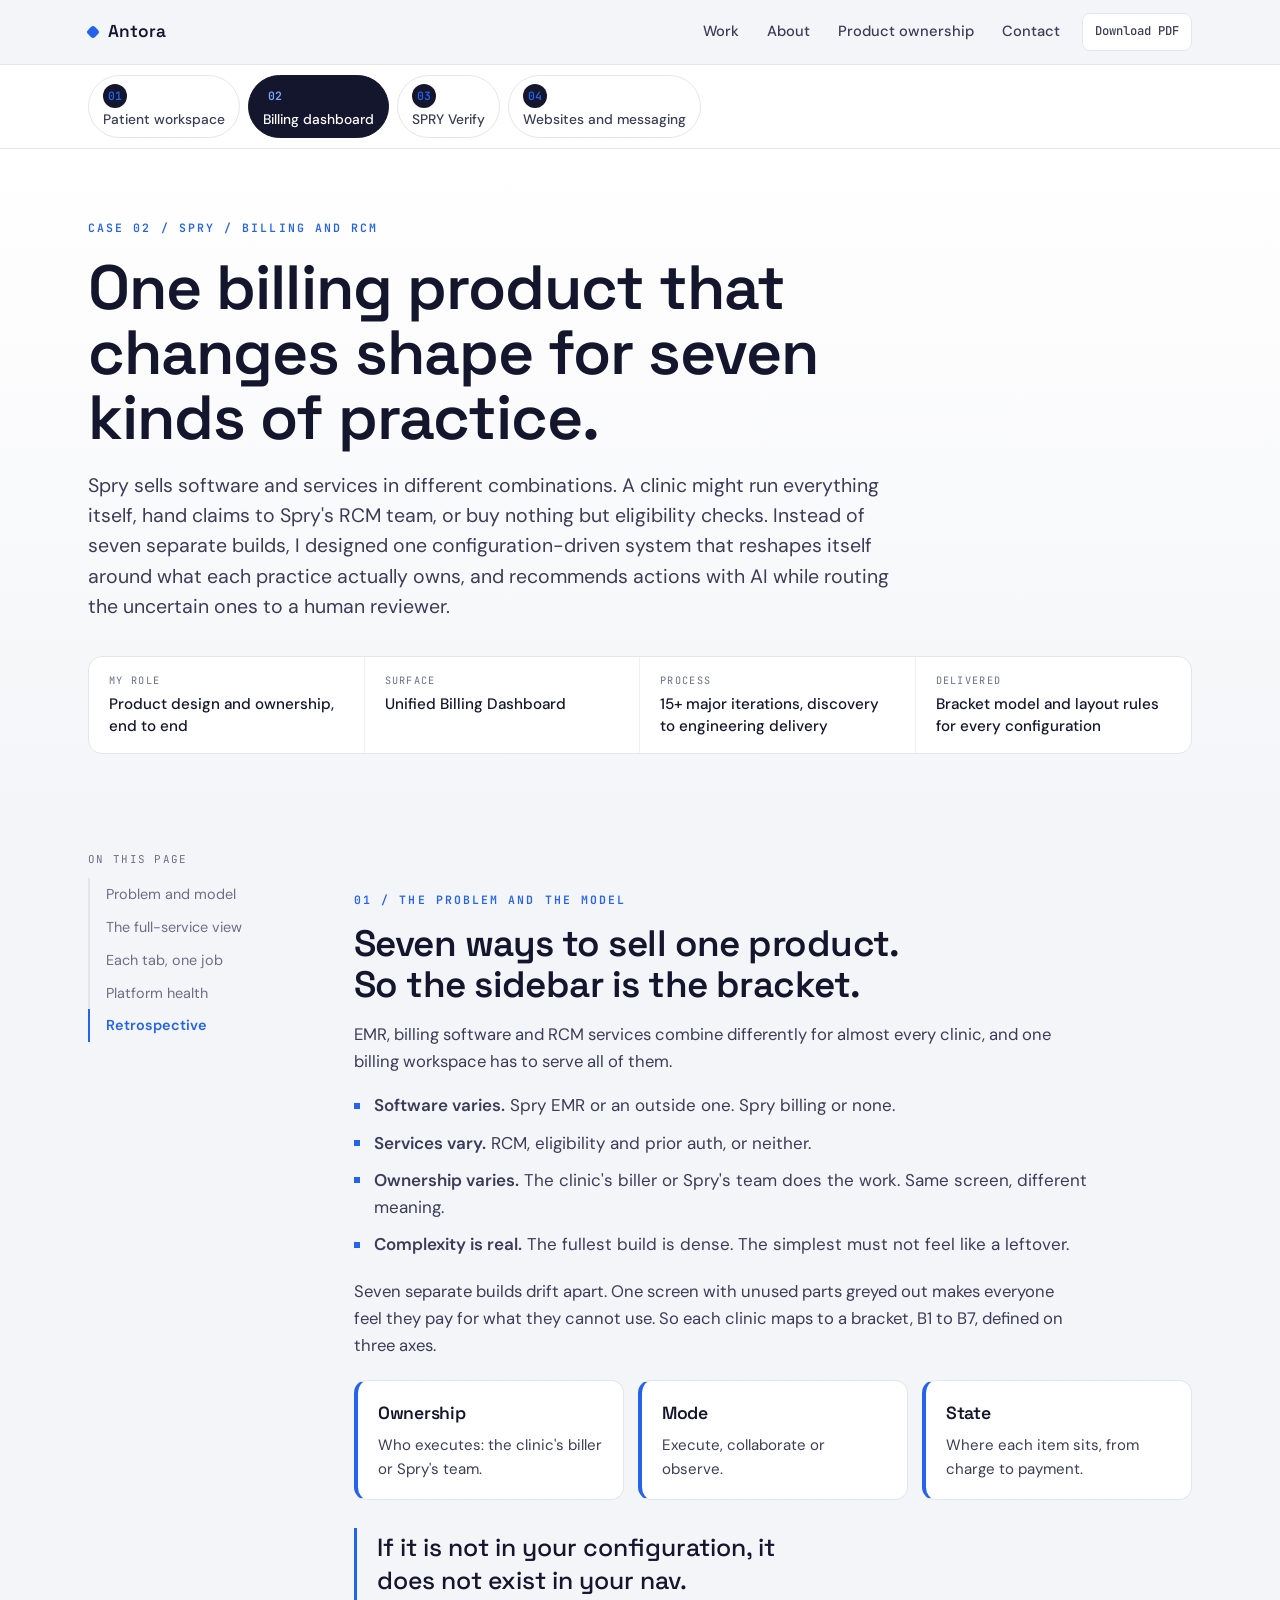
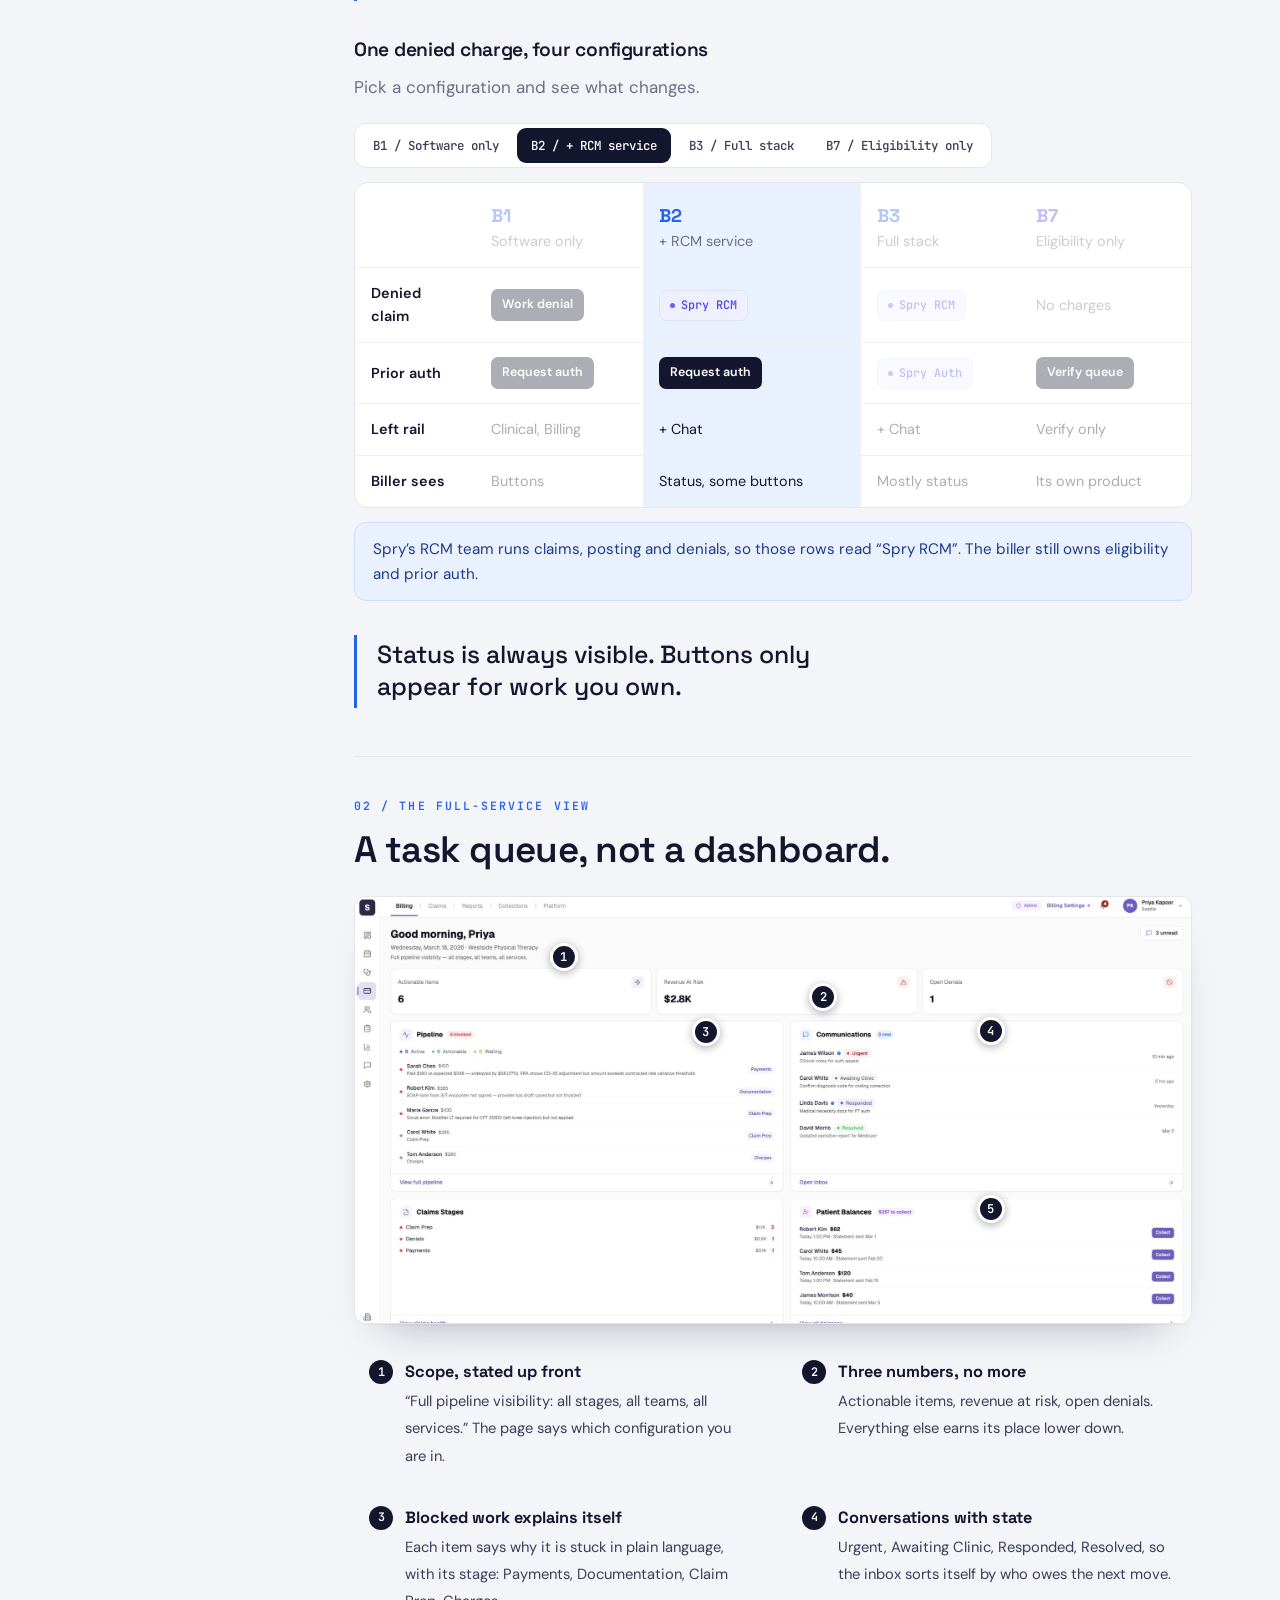
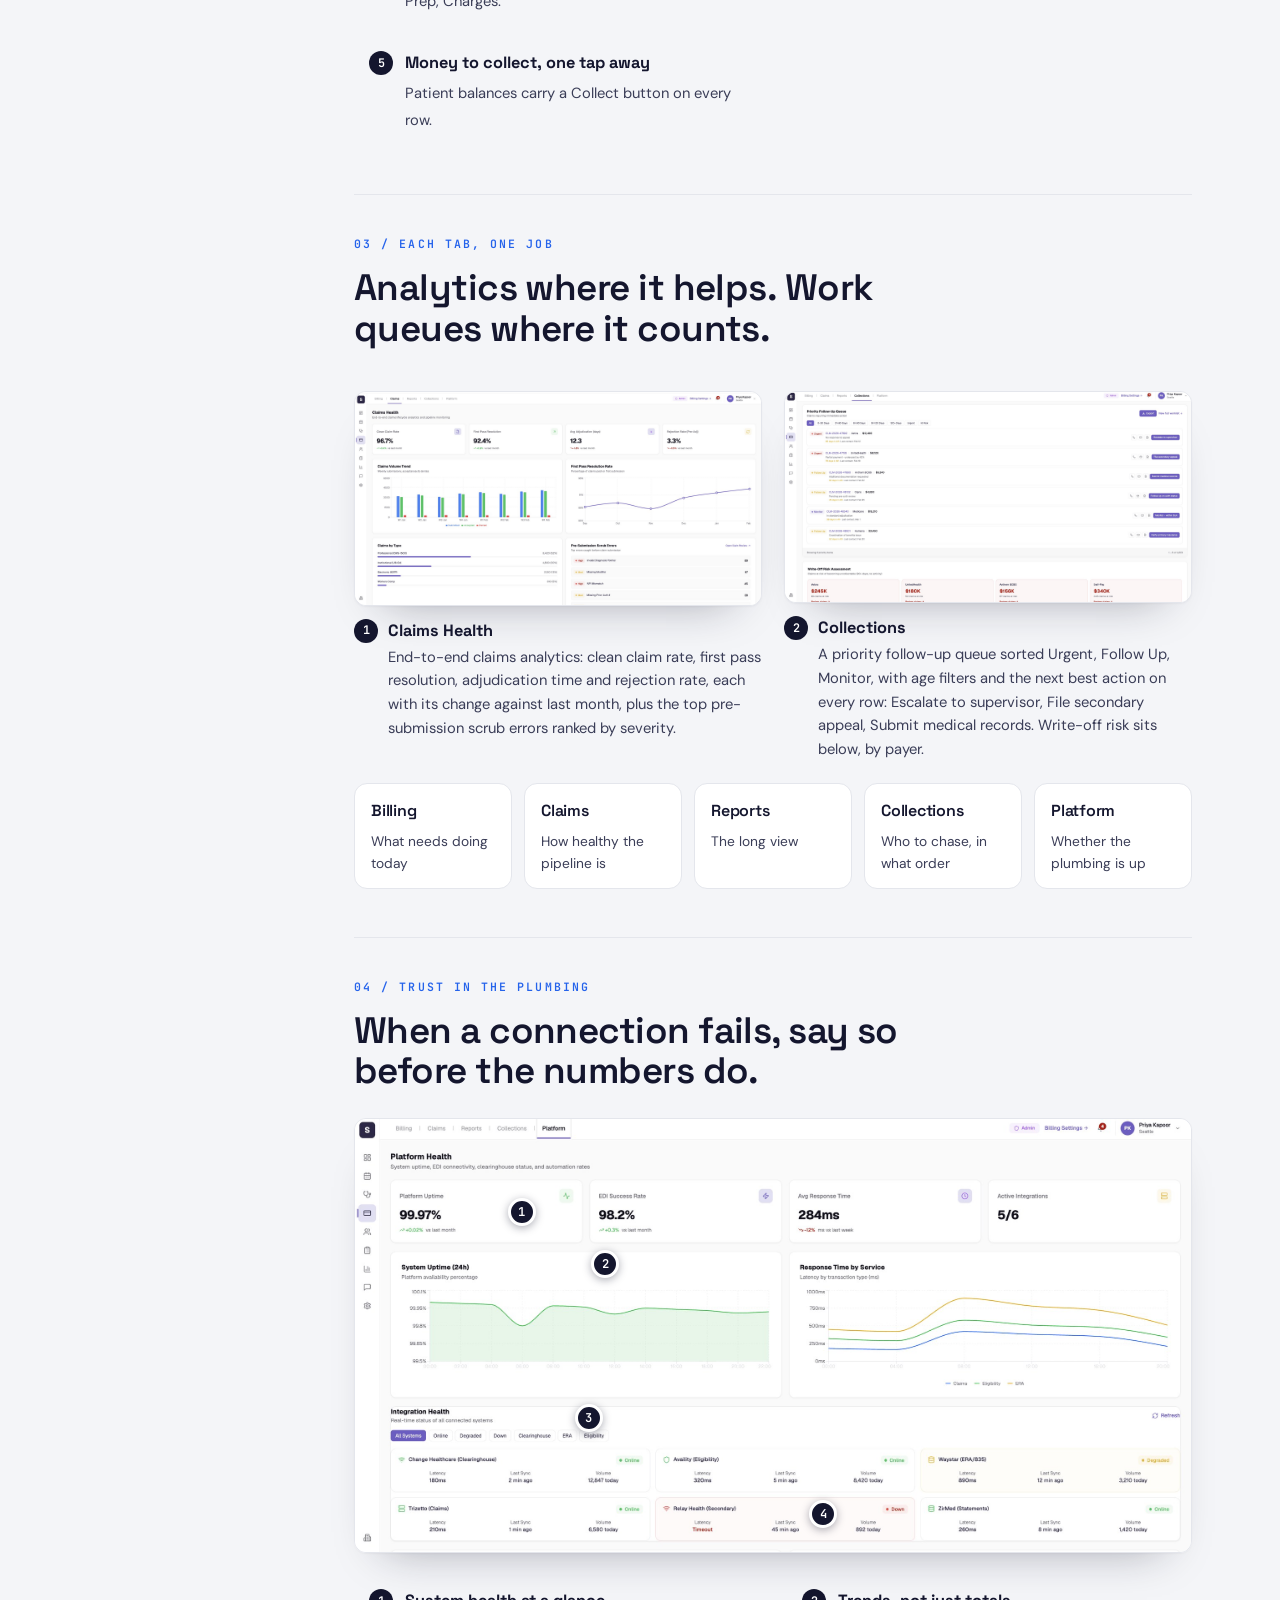
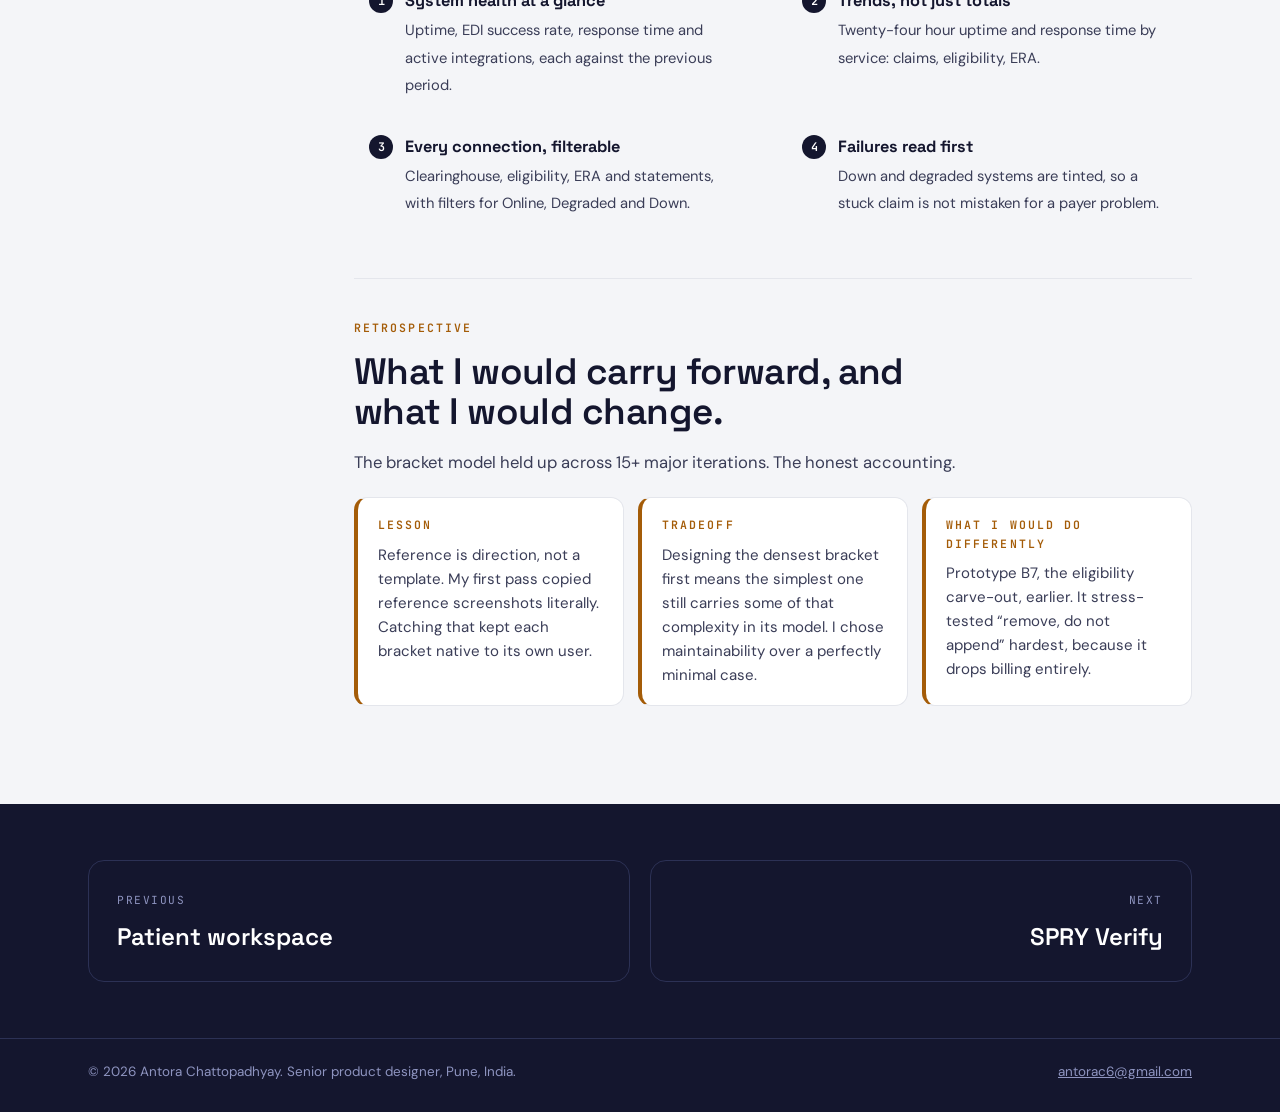
<file: billing-dashboard.html>
<!DOCTYPE html>
<html lang="en">
<head>
<meta charset="utf-8">
<meta name="viewport" content="width=device-width, initial-scale=1">
<title>Unified Billing Dashboard | Antora Chattopadhyay</title>
<meta name="description" content="One billing product that changes shape for seven kinds of practice. A configuration-driven system for billing and RCM.">
<meta name="theme-color" content="#14162e">
<meta property="og:type" content="website">
<meta property="og:title" content="Unified Billing Dashboard | Antora Chattopadhyay">
<meta property="og:description" content="One billing product that changes shape for seven kinds of practice. A configuration-driven system for billing and RCM.">
<link rel="icon" href="data:image/svg+xml,%3Csvg xmlns='http://www.w3.org/2000/svg' viewBox='0 0 32 32'%3E%3Crect width='32' height='32' rx='8' fill='%2314162e'/%3E%3Crect x='11' y='11' width='10' height='10' rx='2' transform='rotate(45 16 16)' fill='%232563eb'/%3E%3C/svg%3E">
<link rel="stylesheet" href="style.css">
</head>
<body>
<a class="skip" href="#main">Skip to content</a>
<header class="nav"><div class="nav-in">
<a class="brand" href="index.html"><i></i>Antora</a>
<button class="burger" aria-label="Menu" aria-expanded="false" aria-controls="nav-links"><span></span><span></span><span></span></button>
<nav class="nav-links" id="nav-links" aria-label="Main">
<a href="index.html#work">Work</a><a href="index.html#about">About</a><a href="index.html#ownership">Product ownership</a><a href="index.html#contact">Contact</a>
<a class="pdf" href="Antora-Chattopadhyay-Portfolio.pdf" target="_blank" rel="noopener">Download PDF</a>
</nav>
</div></header>
<div class="casebar"><nav class="casebar-in" aria-label="Case studies"><a href="patient-workspace.html"><span class="n">01</span>Patient workspace</a><a href="billing-dashboard.html" aria-current="page"><span class="n">02</span>Billing dashboard</a><a href="spry-verify.html"><span class="n">03</span>SPRY Verify</a><a href="websites.html"><span class="n">04</span>Websites and messaging</a></nav></div>
<main id="main">
<div class="chero"><div class="wrap"><span class="eyebrow blue">Case 02 / Spry / Billing and RCM</span><h1>One billing product that changes shape for seven kinds of practice.</h1><p class="lead">Spry sells software and services in different combinations. A clinic might run everything itself, hand claims to Spry's RCM team, or buy nothing but eligibility checks. Instead of seven separate builds, I designed one configuration-driven system that reshapes itself around what each practice actually owns, and recommends actions with AI while routing the uncertain ones to a human reviewer.</p><dl class="facts"><div><dt>My role</dt><dd>Product design and ownership, end to end</dd></div><div><dt>Surface</dt><dd>Unified Billing Dashboard</dd></div><div><dt>Process</dt><dd>15+ major iterations, discovery to engineering delivery</dd></div><div><dt>Delivered</dt><dd>Bracket model and layout rules for every configuration</dd></div></dl></div></div>
<div class="wrap layout"><nav class="toc" aria-label="Chapters"><span class="label">On this page</span><ol><li><a href="#problem">Problem and model</a></li><li><a href="#home">The full-service view</a></li><li><a href="#tabs">Each tab, one job</a></li><li><a href="#platform">Platform health</a></li><li><a href="#retro">Retrospective</a></li></ol></nav><div class="content">
<section class="sec" id="problem"><span class="eyebrow blue rv">01 / The problem and the model</span><h2 class="rv">Seven ways to sell one product. So the sidebar is the bracket.</h2><p class="lead rv">EMR, billing software and RCM services combine differently for almost every clinic, and one billing workspace has to serve all of them.</p><ul class="bullets rv"><li><b>Software varies.</b> Spry EMR or an outside one. Spry billing or none.</li><li><b>Services vary.</b> RCM, eligibility and prior auth, or neither.</li><li><b>Ownership varies.</b> The clinic's biller or Spry's team does the work. Same screen, different meaning.</li><li><b>Complexity is real.</b> The fullest build is dense. The simplest must not feel like a leftover.</li></ul><p class="lead rv" style="margin-top:20px">Seven separate builds drift apart. One screen with unused parts greyed out makes everyone feel they pay for what they cannot use. So each clinic maps to a bracket, B1 to B7, defined on three axes.</p><div class="grid3"><div class="card accent rv"><h4>Ownership</h4><p>Who executes: the clinic's biller or Spry's team.</p></div><div class="card accent rv"><h4>Mode</h4><p>Execute, collaborate or observe.</p></div><div class="card accent rv"><h4>State</h4><p>Where each item sits, from charge to payment.</p></div></div><p class="pull rv">If it is not in your configuration, it does not exist in your nav.</p><h3 class="rv">One denied charge, four configurations</h3><p class="rv" style="color:var(--muted)">Pick a configuration and see what changes.</p><div class="seg rv" id="bracket-seg" role="group" aria-label="Choose a configuration"><button type="button" data-b="B1" aria-pressed="false">B1 / Software only</button><button type="button" data-b="B2" aria-pressed="true">B2 / + RCM service</button><button type="button" data-b="B3" aria-pressed="false">B3 / Full stack</button><button type="button" data-b="B7" aria-pressed="false">B7 / Eligibility only</button></div><div class="tablewrap rv"><table class="br"><thead><tr><th></th><th data-b="B1"><b>B1</b>Software only</th><th data-b="B2"><b>B2</b>+ RCM service</th><th data-b="B3"><b>B3</b>Full stack</th><th data-b="B7" class="seven"><b>B7</b>Eligibility only</th></tr></thead><tbody><tr><td class="rl">Denied claim</td><td data-b="B1"><span class="pbtn">Work denial</span></td><td data-b="B2"><span class="ptag">Spry RCM</span></td><td data-b="B3"><span class="ptag">Spry RCM</span></td><td data-b="B7" style="color:var(--muted)">No charges</td></tr><tr><td class="rl">Prior auth</td><td data-b="B1"><span class="pbtn">Request auth</span></td><td data-b="B2"><span class="pbtn">Request auth</span></td><td data-b="B3"><span class="ptag">Spry Auth</span></td><td data-b="B7"><span class="pbtn">Verify queue</span></td></tr><tr><td class="rl">Left rail</td><td data-b="B1">Clinical, Billing</td><td data-b="B2">+ Chat</td><td data-b="B3">+ Chat</td><td data-b="B7">Verify only</td></tr><tr><td class="rl">Biller sees</td><td data-b="B1">Buttons</td><td data-b="B2">Status, some buttons</td><td data-b="B3">Mostly status</td><td data-b="B7">Its own product</td></tr></tbody></table></div><p class="bnote rv" id="bracket-note" aria-live="polite"></p><p class="pull rv" style="margin-top:34px">Status is always visible. Buttons only appear for work you own.</p></section>
<section class="sec" id="home"><span class="eyebrow blue rv">02 / The full-service view</span><h2 class="rv">A task queue, not a dashboard.</h2><div class="annot rv"><div class="stage"><img class="zoom" src="ubd-billing-home.jpg" width="2000" height="1019" alt="Billing home with pipeline, communications, claims stages and patient balances" loading="lazy"><button class="pin" type="button" data-n="1" style="left:25.0%;top:14.1%" aria-label="Note 1">1</button><button class="pin" type="button" data-n="2" style="left:56.0%;top:23.5%" aria-label="Note 2">2</button><button class="pin" type="button" data-n="3" style="left:42.0%;top:31.8%" aria-label="Note 3">3</button><button class="pin" type="button" data-n="4" style="left:76.0%;top:31.5%" aria-label="Note 4">4</button><button class="pin" type="button" data-n="5" style="left:76.0%;top:73.0%" aria-label="Note 5">5</button></div><ol class="legend"><li data-n="1"><span class="n">1</span><div><b>Scope, stated up front</b><span class="t">&ldquo;Full pipeline visibility: all stages, all teams, all services.&rdquo; The page says which configuration you are in.</span></div></li><li data-n="2"><span class="n">2</span><div><b>Three numbers, no more</b><span class="t">Actionable items, revenue at risk, open denials. Everything else earns its place lower down.</span></div></li><li data-n="3"><span class="n">3</span><div><b>Blocked work explains itself</b><span class="t">Each item says why it is stuck in plain language, with its stage: Payments, Documentation, Claim Prep, Charges.</span></div></li><li data-n="4"><span class="n">4</span><div><b>Conversations with state</b><span class="t">Urgent, Awaiting Clinic, Responded, Resolved, so the inbox sorts itself by who owes the next move.</span></div></li><li data-n="5"><span class="n">5</span><div><b>Money to collect, one tap away</b><span class="t">Patient balances carry a Collect button on every row.</span></div></li></ol></div></section>
<section class="sec" id="tabs"><span class="eyebrow blue rv">03 / Each tab, one job</span><h2 class="rv">Analytics where it helps. Work queues where it counts.</h2><div class="pair"><figure class="shot rv"><div class="frame"><img class="zoom" src="ubd-claims-health.jpg" width="2000" height="1048" alt="Claims health analytics" loading="lazy"></div><figcaption><span class="n">1</span><div><b>Claims Health</b>End-to-end claims analytics: clean claim rate, first pass resolution, adjudication time and rejection rate, each with its change against last month, plus the top pre-submission scrub errors ranked by severity.</div></figcaption></figure><figure class="shot rv"><div class="frame"><img class="zoom" src="ubd-collections.jpg" width="2000" height="1036" alt="Collections priority follow-up queue" loading="lazy"></div><figcaption><span class="n">2</span><div><b>Collections</b>A priority follow-up queue sorted Urgent, Follow Up, Monitor, with age filters and the next best action on every row: Escalate to supervisor, File secondary appeal, Submit medical records. Write-off risk sits below, by payer.</div></figcaption></figure></div><div class="grid5"><div class="card rv" style="padding:14px 16px"><h4 style="font-size:1rem">Billing</h4><p style="font-size:.86rem">What needs doing today</p></div><div class="card rv" style="padding:14px 16px"><h4 style="font-size:1rem">Claims</h4><p style="font-size:.86rem">How healthy the pipeline is</p></div><div class="card rv" style="padding:14px 16px"><h4 style="font-size:1rem">Reports</h4><p style="font-size:.86rem">The long view</p></div><div class="card rv" style="padding:14px 16px"><h4 style="font-size:1rem">Collections</h4><p style="font-size:.86rem">Who to chase, in what order</p></div><div class="card rv" style="padding:14px 16px"><h4 style="font-size:1rem">Platform</h4><p style="font-size:.86rem">Whether the plumbing is up</p></div></div></section>
<section class="sec" id="platform"><span class="eyebrow blue rv">04 / Trust in the plumbing</span><h2 class="rv">When a connection fails, say so before the numbers do.</h2><div class="annot rv"><div class="stage"><img class="zoom" src="ubd-platform-health.jpg" width="2000" height="1037" alt="Platform health with integration status" loading="lazy"><button class="pin" type="button" data-n="1" style="left:20.0%;top:21.5%" aria-label="Note 1">1</button><button class="pin" type="button" data-n="2" style="left:30.0%;top:33.5%" aria-label="Note 2">2</button><button class="pin" type="button" data-n="3" style="left:28.0%;top:69.0%" aria-label="Note 3">3</button><button class="pin" type="button" data-n="4" style="left:56.0%;top:91.0%" aria-label="Note 4">4</button></div><ol class="legend"><li data-n="1"><span class="n">1</span><div><b>System health at a glance</b><span class="t">Uptime, EDI success rate, response time and active integrations, each against the previous period.</span></div></li><li data-n="2"><span class="n">2</span><div><b>Trends, not just totals</b><span class="t">Twenty-four hour uptime and response time by service: claims, eligibility, ERA.</span></div></li><li data-n="3"><span class="n">3</span><div><b>Every connection, filterable</b><span class="t">Clearinghouse, eligibility, ERA and statements, with filters for Online, Degraded and Down.</span></div></li><li data-n="4"><span class="n">4</span><div><b>Failures read first</b><span class="t">Down and degraded systems are tinted, so a stuck claim is not mistaken for a payer problem.</span></div></li></ol></div></section>
<section class="sec" id="retro"><span class="eyebrow amber rv">Retrospective</span><h2 class="rv">What I would carry forward, and what I would change.</h2><p class="lead rv">The bracket model held up across 15+ major iterations. The honest accounting.</p><div class="grid3"><div class="card amber rv"><span class="eyebrow amber">Lesson</span><p>Reference is direction, not a template. My first pass copied reference screenshots literally. Catching that kept each bracket native to its own user.</p></div><div class="card amber rv"><span class="eyebrow amber">Tradeoff</span><p>Designing the densest bracket first means the simplest one still carries some of that complexity in its model. I chose maintainability over a perfectly minimal case.</p></div><div class="card amber rv"><span class="eyebrow amber">What I would do differently</span><p>Prototype B7, the eligibility carve-out, earlier. It stress-tested &ldquo;remove, do not append&rdquo; hardest, because it drops billing entirely.</p></div></div></section>
</div></div>
</main>
<div class="nextcase"><div class="wrap"><a href="patient-workspace.html"><span class="k">Previous</span><b>Patient workspace</b></a><a class="r" href="spry-verify.html"><span class="k">Next</span><b>SPRY Verify</b></a></div></div>
<footer class="site"><div class="wrap"><span>&copy; 2026 Antora Chattopadhyay. Senior product designer, Pune, India.</span><span><a href="mailto:antorac6@gmail.com">antorac6@gmail.com</a></span></div></footer>
<script src="main.js"></script>
</body>
</html>
</file>
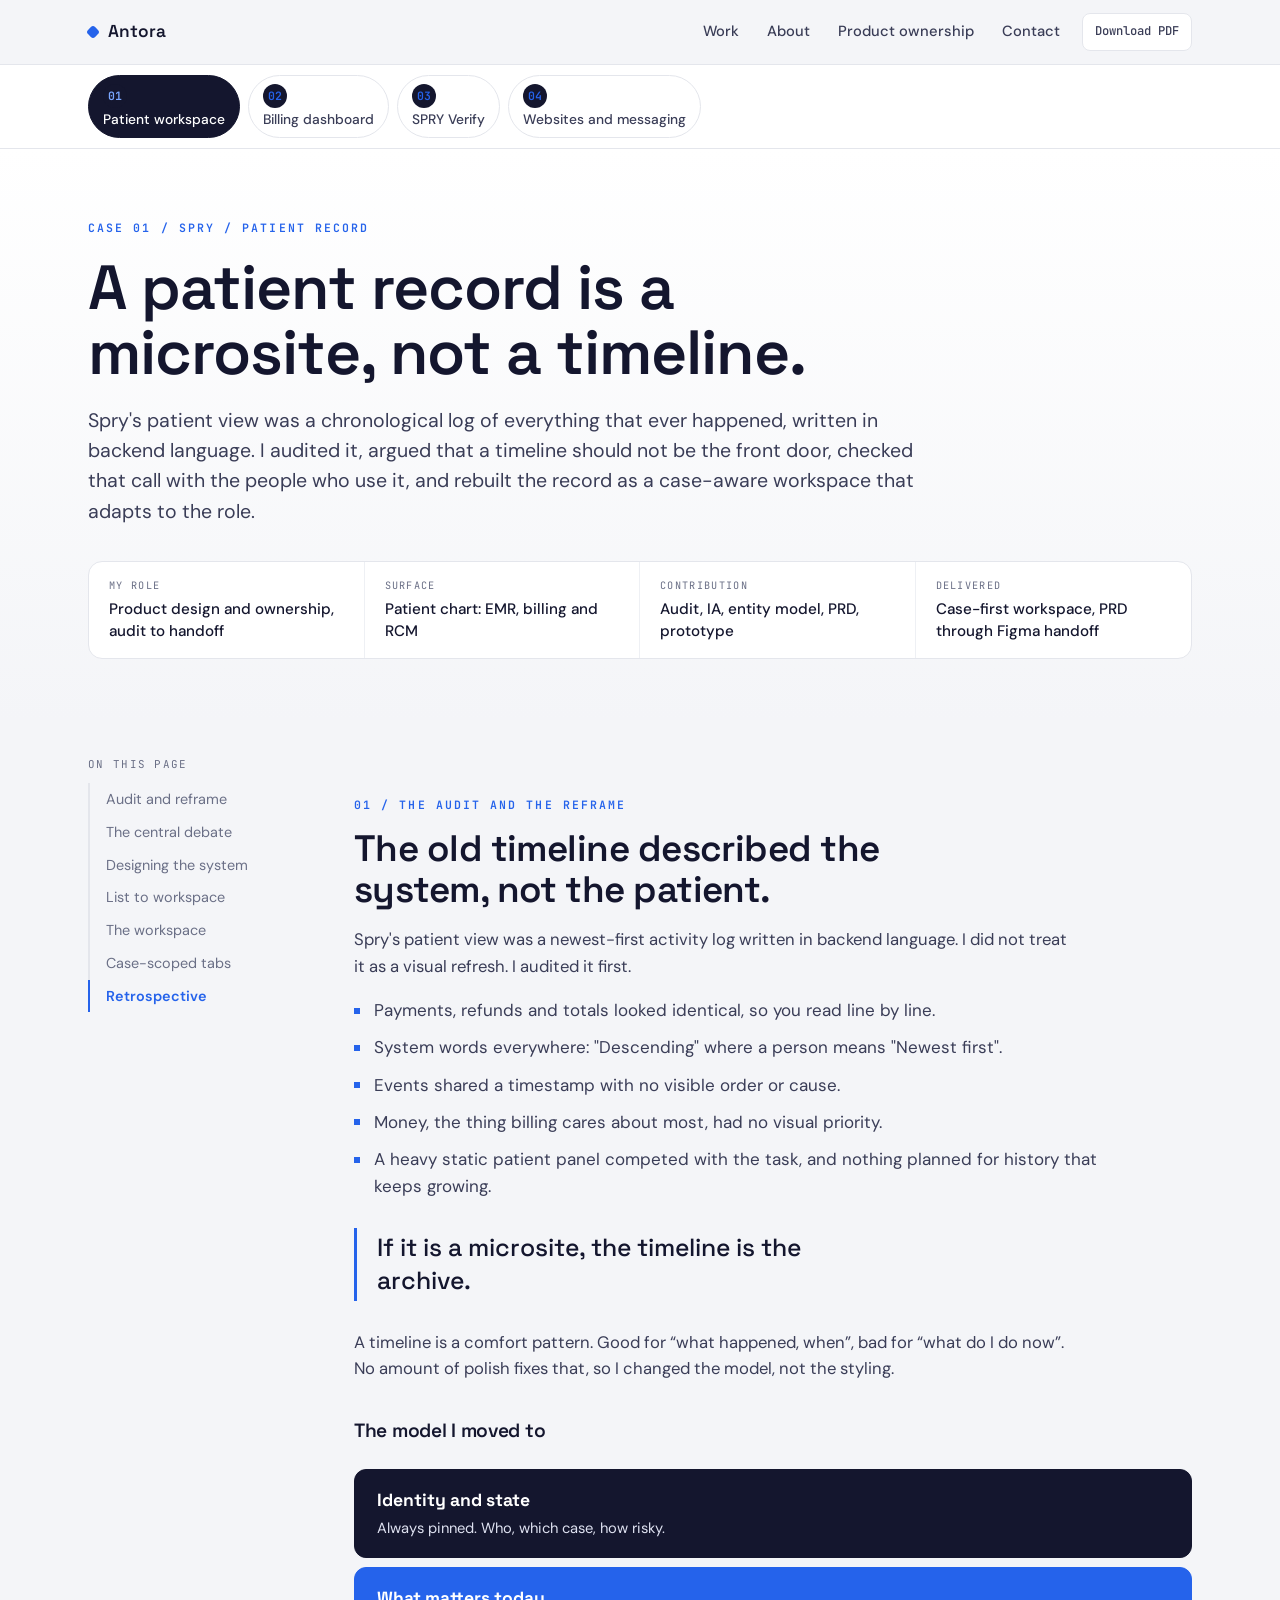
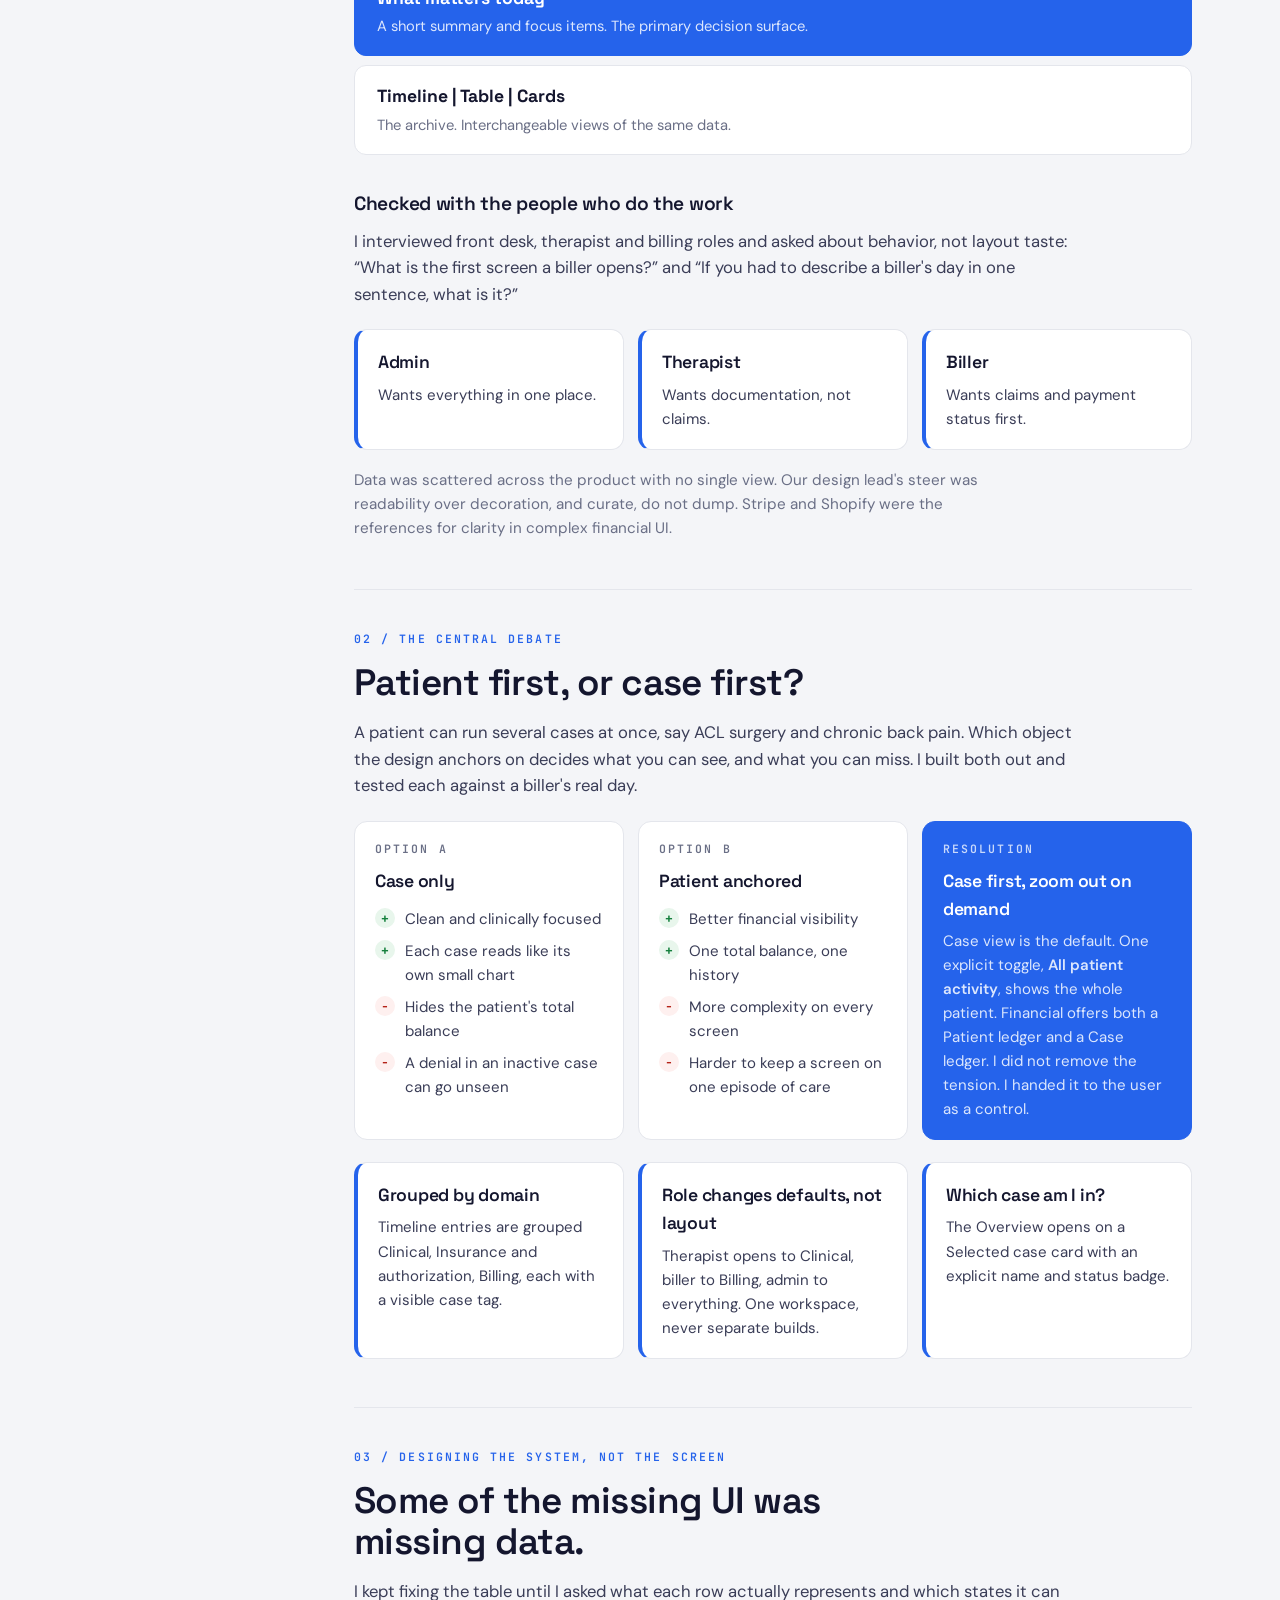
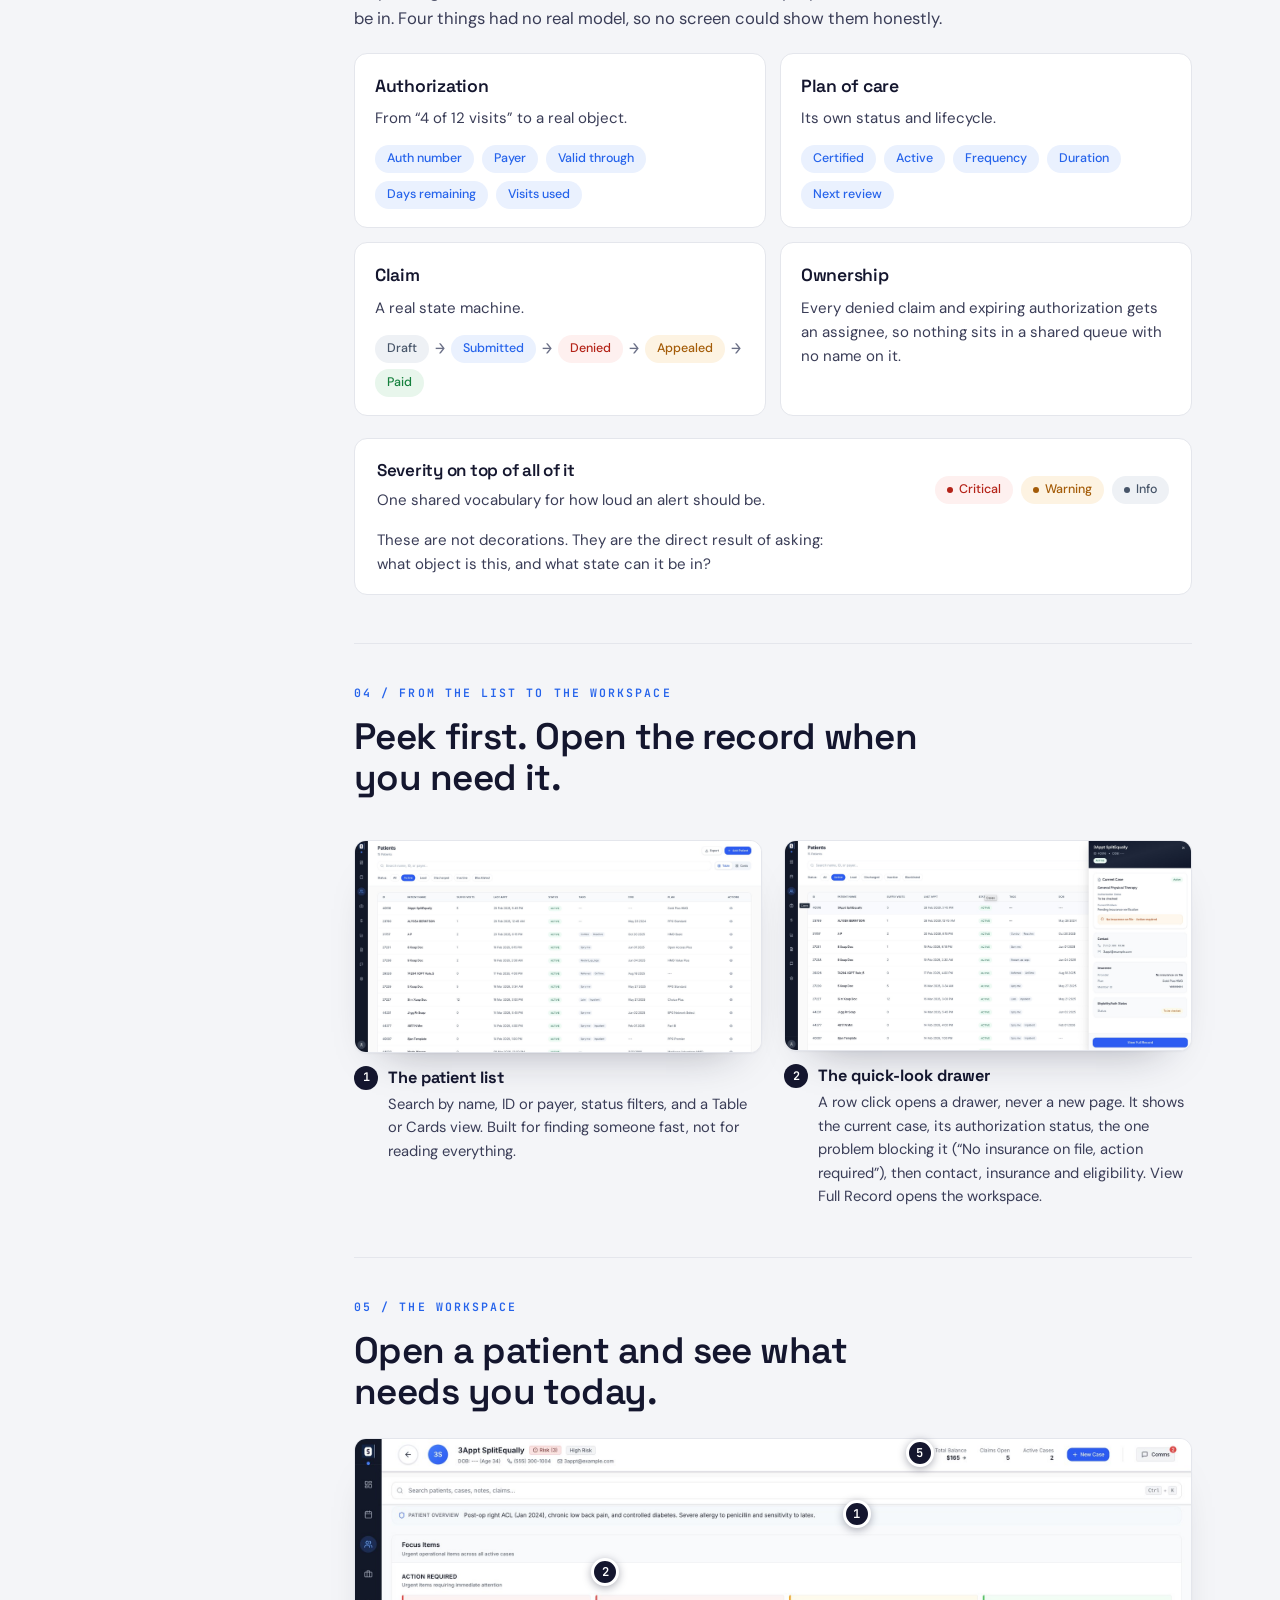
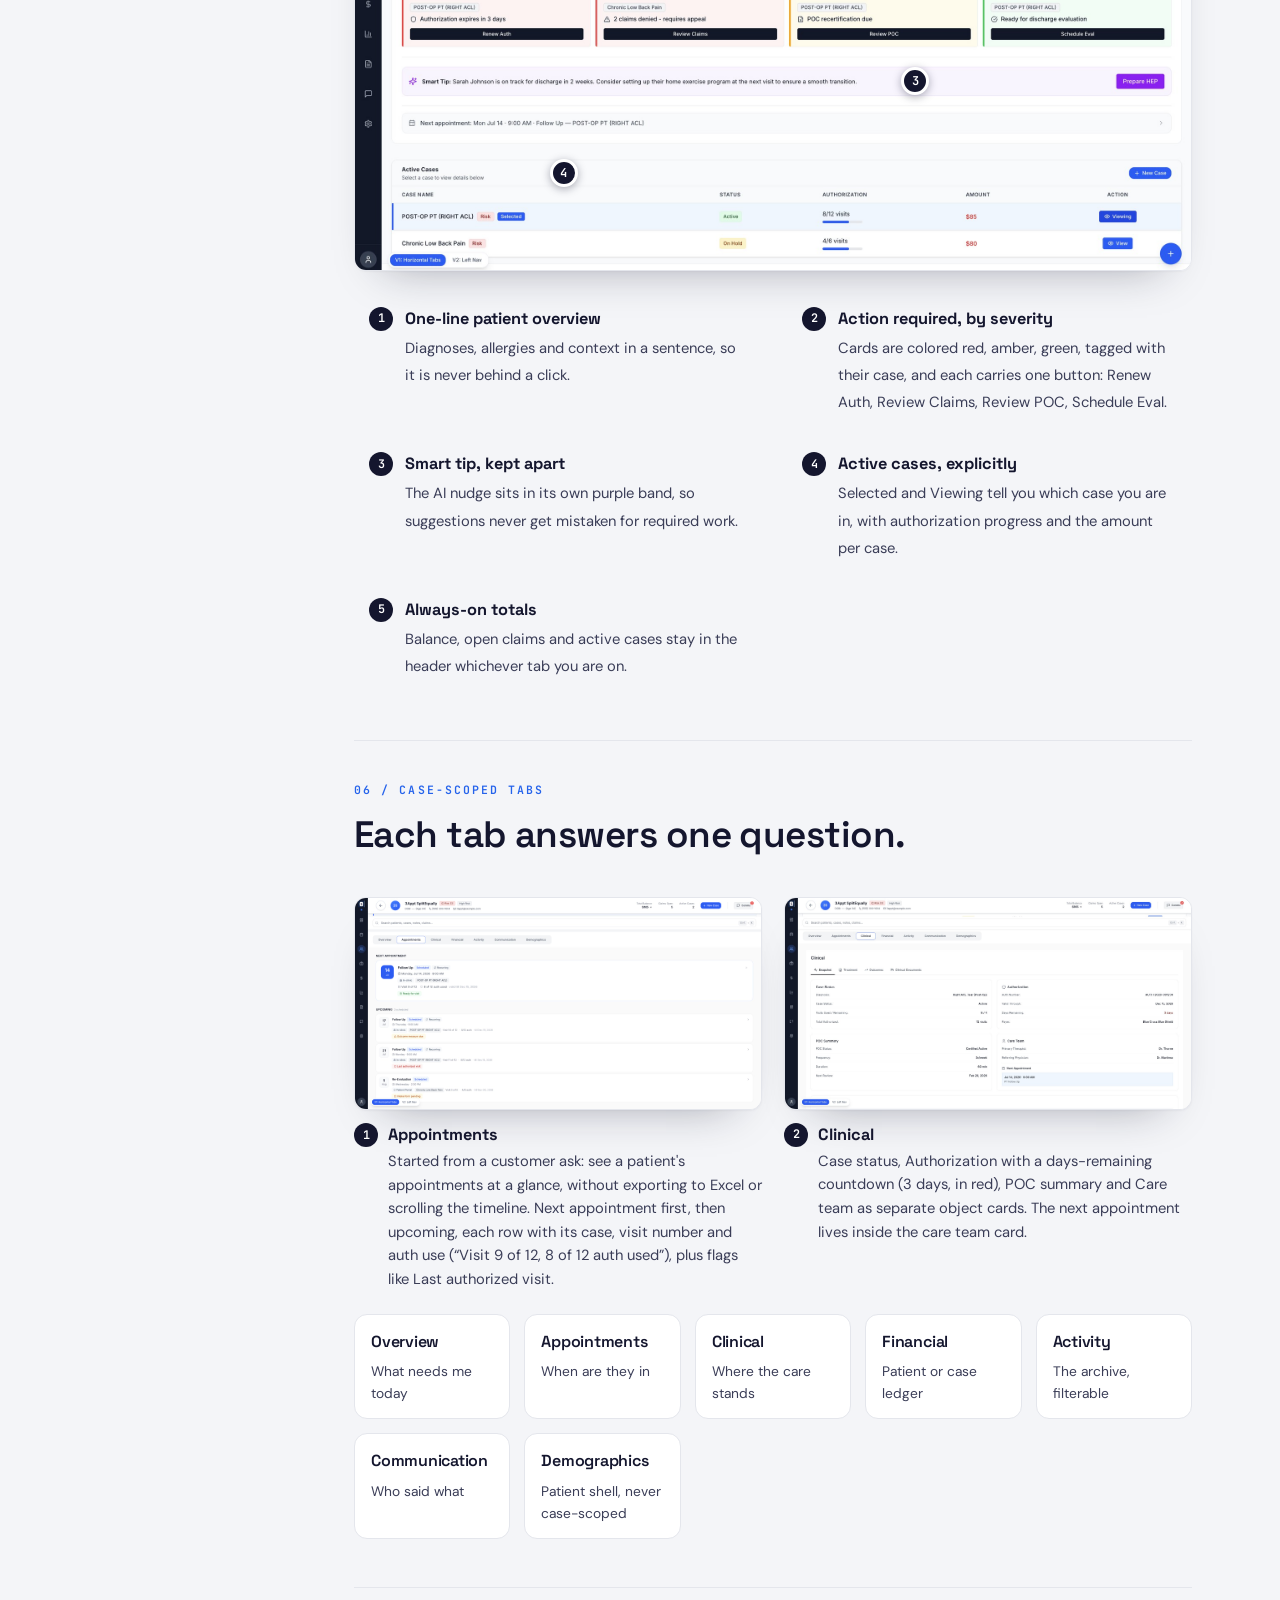
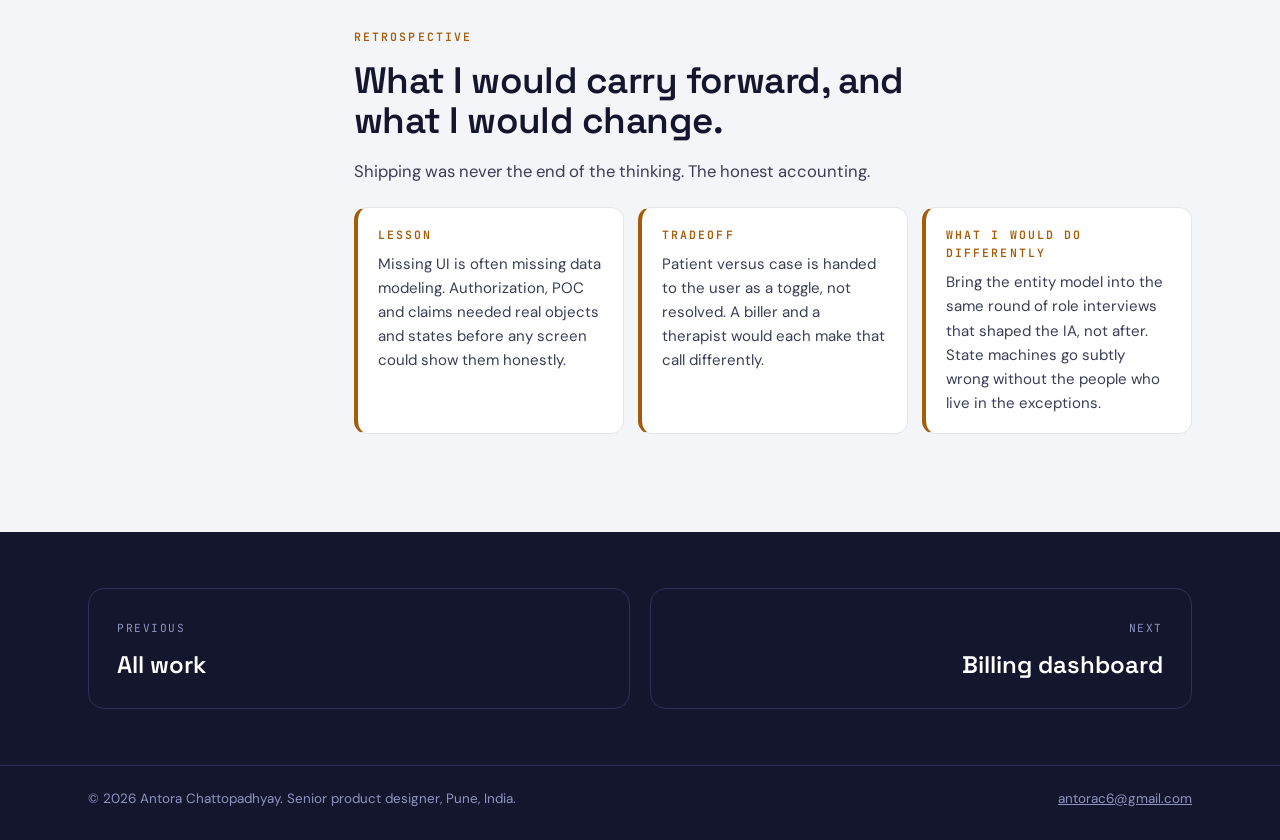
<file: patient-workspace.html>
<!DOCTYPE html>
<html lang="en">
<head>
<meta charset="utf-8">
<meta name="viewport" content="width=device-width, initial-scale=1">
<title>Patient workspace | Antora Chattopadhyay</title>
<meta name="description" content="A patient record is a microsite, not a timeline. Audit, reframe and a case-first workspace for physical therapy clinics.">
<meta name="theme-color" content="#14162e">
<meta property="og:type" content="website">
<meta property="og:title" content="Patient workspace | Antora Chattopadhyay">
<meta property="og:description" content="A patient record is a microsite, not a timeline. Audit, reframe and a case-first workspace for physical therapy clinics.">
<link rel="icon" href="data:image/svg+xml,%3Csvg xmlns='http://www.w3.org/2000/svg' viewBox='0 0 32 32'%3E%3Crect width='32' height='32' rx='8' fill='%2314162e'/%3E%3Crect x='11' y='11' width='10' height='10' rx='2' transform='rotate(45 16 16)' fill='%232563eb'/%3E%3C/svg%3E">
<link rel="stylesheet" href="style.css">
</head>
<body>
<a class="skip" href="#main">Skip to content</a>
<header class="nav"><div class="nav-in">
<a class="brand" href="index.html"><i></i>Antora</a>
<button class="burger" aria-label="Menu" aria-expanded="false" aria-controls="nav-links"><span></span><span></span><span></span></button>
<nav class="nav-links" id="nav-links" aria-label="Main">
<a href="index.html#work">Work</a><a href="index.html#about">About</a><a href="index.html#ownership">Product ownership</a><a href="index.html#contact">Contact</a>
<a class="pdf" href="Antora-Chattopadhyay-Portfolio.pdf" target="_blank" rel="noopener">Download PDF</a>
</nav>
</div></header>
<div class="casebar"><nav class="casebar-in" aria-label="Case studies"><a href="patient-workspace.html" aria-current="page"><span class="n">01</span>Patient workspace</a><a href="billing-dashboard.html"><span class="n">02</span>Billing dashboard</a><a href="spry-verify.html"><span class="n">03</span>SPRY Verify</a><a href="websites.html"><span class="n">04</span>Websites and messaging</a></nav></div>
<main id="main">
<div class="chero"><div class="wrap"><span class="eyebrow blue">Case 01 / Spry / Patient record</span><h1>A patient record is a microsite, not a timeline.</h1><p class="lead">Spry's patient view was a chronological log of everything that ever happened, written in backend language. I audited it, argued that a timeline should not be the front door, checked that call with the people who use it, and rebuilt the record as a case-aware workspace that adapts to the role.</p><dl class="facts"><div><dt>My role</dt><dd>Product design and ownership, audit to handoff</dd></div><div><dt>Surface</dt><dd>Patient chart: EMR, billing and RCM</dd></div><div><dt>Contribution</dt><dd>Audit, IA, entity model, PRD, prototype</dd></div><div><dt>Delivered</dt><dd>Case-first workspace, PRD through Figma handoff</dd></div></dl></div></div>
<div class="wrap layout"><nav class="toc" aria-label="Chapters"><span class="label">On this page</span><ol><li><a href="#audit">Audit and reframe</a></li><li><a href="#debate">The central debate</a></li><li><a href="#system">Designing the system</a></li><li><a href="#list">List to workspace</a></li><li><a href="#workspace">The workspace</a></li><li><a href="#tabs">Case-scoped tabs</a></li><li><a href="#retro">Retrospective</a></li></ol></nav><div class="content">
<section class="sec" id="audit"><span class="eyebrow blue rv">01 / The audit and the reframe</span><h2 class="rv">The old timeline described the system, not the patient.</h2><p class="lead rv">Spry's patient view was a newest-first activity log written in backend language. I did not treat it as a visual refresh. I audited it first.</p><ul class="bullets rv"><li>Payments, refunds and totals looked identical, so you read line by line.</li><li>System words everywhere: "Descending" where a person means "Newest first".</li><li>Events shared a timestamp with no visible order or cause.</li><li>Money, the thing billing cares about most, had no visual priority.</li><li>A heavy static patient panel competed with the task, and nothing planned for history that keeps growing.</li></ul><p class="pull rv">If it is a microsite, the timeline is the archive.</p><p class="lead rv">A timeline is a comfort pattern. Good for &ldquo;what happened, when&rdquo;, bad for &ldquo;what do I do now&rdquo;. No amount of polish fixes that, so I changed the model, not the styling.</p><h3 class="rv">The model I moved to</h3><div class="layers rv"><div class="layer k"><b>Identity and state</b><span>Always pinned. Who, which case, how risky.</span></div><div class="layer u"><b>What matters today</b><span>A short summary and focus items. The primary decision surface.</span></div><div class="layer t"><b>Timeline | Table | Cards</b><span>The archive. Interchangeable views of the same data.</span></div></div><h3 class="rv">Checked with the people who do the work</h3><p class="lead rv">I interviewed front desk, therapist and billing roles and asked about behavior, not layout taste: &ldquo;What is the first screen a biller opens?&rdquo; and &ldquo;If you had to describe a biller's day in one sentence, what is it?&rdquo;</p><div class="grid3"><div class="card accent rv"><h4>Admin</h4><p>Wants everything in one place.</p></div><div class="card accent rv"><h4>Therapist</h4><p>Wants documentation, not claims.</p></div><div class="card accent rv"><h4>Biller</h4><p>Wants claims and payment status first.</p></div></div><p class="rv" style="margin-top:18px;color:var(--muted);font-size:.95rem;max-width:66ch">Data was scattered across the product with no single view. Our design lead's steer was readability over decoration, and curate, do not dump. Stripe and Shopify were the references for clarity in complex financial UI.</p></section>
<section class="sec" id="debate"><span class="eyebrow blue rv">02 / The central debate</span><h2 class="rv">Patient first, or case first?</h2><p class="lead rv">A patient can run several cases at once, say ACL surgery and chronic back pain. Which object the design anchors on decides what you can see, and what you can miss. I built both out and tested each against a biller's real day.</p><div class="grid3"><div class="card rv"><span class="eyebrow">Option A</span><h4>Case only</h4><ul class="pm"><li class="p"><i>+</i>Clean and clinically focused</li><li class="p"><i>+</i>Each case reads like its own small chart</li><li class="m"><i>-</i>Hides the patient's total balance</li><li class="m"><i>-</i>A denial in an inactive case can go unseen</li></ul></div><div class="card rv"><span class="eyebrow">Option B</span><h4>Patient anchored</h4><ul class="pm"><li class="p"><i>+</i>Better financial visibility</li><li class="p"><i>+</i>One total balance, one history</li><li class="m"><i>-</i>More complexity on every screen</li><li class="m"><i>-</i>Harder to keep a screen on one episode of care</li></ul></div><div class="card blue rv"><span class="eyebrow">Resolution</span><h4>Case first, zoom out on demand</h4><p>Case view is the default. One explicit toggle, <b>All patient activity</b>, shows the whole patient. Financial offers both a Patient ledger and a Case ledger. I did not remove the tension. I handed it to the user as a control.</p></div></div><div class="grid3"><div class="card accent rv"><h4>Grouped by domain</h4><p>Timeline entries are grouped Clinical, Insurance and authorization, Billing, each with a visible case tag.</p></div><div class="card accent rv"><h4>Role changes defaults, not layout</h4><p>Therapist opens to Clinical, biller to Billing, admin to everything. One workspace, never separate builds.</p></div><div class="card accent rv"><h4>Which case am I in?</h4><p>The Overview opens on a Selected case card with an explicit name and status badge.</p></div></div></section>
<section class="sec" id="system"><span class="eyebrow blue rv">03 / Designing the system, not the screen</span><h2 class="rv">Some of the missing UI was missing data.</h2><p class="lead rv">I kept fixing the table until I asked what each row actually represents and which states it can be in. Four things had no real model, so no screen could show them honestly.</p><div class="grid2"><div class="card rv"><h4>Authorization</h4><p>From &ldquo;4 of 12 visits&rdquo; to a real object.</p><div class="chips"><span class="chip b">Auth number</span><span class="chip b">Payer</span><span class="chip b">Valid through</span><span class="chip b">Days remaining</span><span class="chip b">Visits used</span></div></div><div class="card rv"><h4>Plan of care</h4><p>Its own status and lifecycle.</p><div class="chips"><span class="chip b">Certified</span><span class="chip b">Active</span><span class="chip b">Frequency</span><span class="chip b">Duration</span><span class="chip b">Next review</span></div></div><div class="card rv"><h4>Claim</h4><p>A real state machine.</p><div class="arrowchain"><span class="chip">Draft</span><em>&rarr;</em><span class="chip b">Submitted</span><em>&rarr;</em><span class="chip r">Denied</span><em>&rarr;</em><span class="chip a">Appealed</span><em>&rarr;</em><span class="chip g">Paid</span></div></div><div class="card rv"><h4>Ownership</h4><p>Every denied claim and expiring authorization gets an assignee, so nothing sits in a shared queue with no name on it.</p></div></div><div class="strip rv"><div><h4>Severity on top of all of it</h4><p style="margin-top:4px">One shared vocabulary for how loud an alert should be.</p></div><div class="chips"><span class="chip r dot">Critical</span><span class="chip a dot">Warning</span><span class="chip dot">Info</span></div><p>These are not decorations. They are the direct result of asking: what object is this, and what state can it be in?</p></div></section>
<section class="sec" id="list"><span class="eyebrow blue rv">04 / From the list to the workspace</span><h2 class="rv">Peek first. Open the record when you need it.</h2><div class="pair"><figure class="shot rv"><div class="frame"><img class="zoom" src="pw-patient-list.jpg" width="2000" height="1037" alt="Patient list with status filters and a table or cards view" loading="lazy"></div><figcaption><span class="n">1</span><div><b>The patient list</b>Search by name, ID or payer, status filters, and a Table or Cards view. Built for finding someone fast, not for reading everything.</div></figcaption></figure><figure class="shot rv"><div class="frame"><img class="zoom" src="pw-patient-drawer.jpg" width="2000" height="1030" alt="Patient quick-look drawer showing current case and authorization" loading="lazy"></div><figcaption><span class="n">2</span><div><b>The quick-look drawer</b>A row click opens a drawer, never a new page. It shows the current case, its authorization status, the one problem blocking it (&ldquo;No insurance on file, action required&rdquo;), then contact, insurance and eligibility. View Full Record opens the workspace.</div></figcaption></figure></div></section>
<section class="sec" id="workspace"><span class="eyebrow blue rv">05 / The workspace</span><h2 class="rv">Open a patient and see what needs you today.</h2><div class="annot rv"><div class="stage"><img class="zoom" src="pw-workspace-overview.jpg" width="2000" height="1030" alt="Patient workspace overview with focus items and active cases" loading="lazy"><button class="pin" type="button" data-n="1" style="left:60.0%;top:17.6%" aria-label="Note 1">1</button><button class="pin" type="button" data-n="2" style="left:30.0%;top:31.0%" aria-label="Note 2">2</button><button class="pin" type="button" data-n="3" style="left:67.0%;top:56.2%" aria-label="Note 3">3</button><button class="pin" type="button" data-n="4" style="left:25.0%;top:77.5%" aria-label="Note 4">4</button><button class="pin" type="button" data-n="5" style="left:67.5%;top:3.4%" aria-label="Note 5">5</button></div><ol class="legend"><li data-n="1"><span class="n">1</span><div><b>One-line patient overview</b><span class="t">Diagnoses, allergies and context in a sentence, so it is never behind a click.</span></div></li><li data-n="2"><span class="n">2</span><div><b>Action required, by severity</b><span class="t">Cards are colored red, amber, green, tagged with their case, and each carries one button: Renew Auth, Review Claims, Review POC, Schedule Eval.</span></div></li><li data-n="3"><span class="n">3</span><div><b>Smart tip, kept apart</b><span class="t">The AI nudge sits in its own purple band, so suggestions never get mistaken for required work.</span></div></li><li data-n="4"><span class="n">4</span><div><b>Active cases, explicitly</b><span class="t">Selected and Viewing tell you which case you are in, with authorization progress and the amount per case.</span></div></li><li data-n="5"><span class="n">5</span><div><b>Always-on totals</b><span class="t">Balance, open claims and active cases stay in the header whichever tab you are on.</span></div></li></ol></div></section>
<section class="sec" id="tabs"><span class="eyebrow blue rv">06 / Case-scoped tabs</span><h2 class="rv">Each tab answers one question.</h2><div class="pair"><figure class="shot rv"><div class="frame"><img class="zoom" src="pw-appointments.jpg" width="2000" height="1040" alt="Appointments tab with next and upcoming appointments" loading="lazy"></div><figcaption><span class="n">1</span><div><b>Appointments</b>Started from a customer ask: see a patient's appointments at a glance, without exporting to Excel or scrolling the timeline. Next appointment first, then upcoming, each row with its case, visit number and auth use (&ldquo;Visit 9 of 12, 8 of 12 auth used&rdquo;), plus flags like Last authorized visit.</div></figcaption></figure><figure class="shot rv"><div class="frame"><img class="zoom" src="pw-clinical.jpg" width="2000" height="1038" alt="Clinical tab with case status, authorization, plan of care and care team" loading="lazy"></div><figcaption><span class="n">2</span><div><b>Clinical</b>Case status, Authorization with a days-remaining countdown (3 days, in red), POC summary and Care team as separate object cards. The next appointment lives inside the care team card.</div></figcaption></figure></div><div class="grid4" style="grid-template-columns:repeat(auto-fit,minmax(150px,1fr))"><div class="card rv" style="padding:14px 16px"><h4 style="font-size:1rem">Overview</h4><p style="font-size:.86rem">What needs me today</p></div><div class="card rv" style="padding:14px 16px"><h4 style="font-size:1rem">Appointments</h4><p style="font-size:.86rem">When are they in</p></div><div class="card rv" style="padding:14px 16px"><h4 style="font-size:1rem">Clinical</h4><p style="font-size:.86rem">Where the care stands</p></div><div class="card rv" style="padding:14px 16px"><h4 style="font-size:1rem">Financial</h4><p style="font-size:.86rem">Patient or case ledger</p></div><div class="card rv" style="padding:14px 16px"><h4 style="font-size:1rem">Activity</h4><p style="font-size:.86rem">The archive, filterable</p></div><div class="card rv" style="padding:14px 16px"><h4 style="font-size:1rem">Communication</h4><p style="font-size:.86rem">Who said what</p></div><div class="card rv" style="padding:14px 16px"><h4 style="font-size:1rem">Demographics</h4><p style="font-size:.86rem">Patient shell, never case-scoped</p></div></div></section>
<section class="sec" id="retro"><span class="eyebrow amber rv">Retrospective</span><h2 class="rv">What I would carry forward, and what I would change.</h2><p class="lead rv">Shipping was never the end of the thinking. The honest accounting.</p><div class="grid3"><div class="card amber rv"><span class="eyebrow amber">Lesson</span><p>Missing UI is often missing data modeling. Authorization, POC and claims needed real objects and states before any screen could show them honestly.</p></div><div class="card amber rv"><span class="eyebrow amber">Tradeoff</span><p>Patient versus case is handed to the user as a toggle, not resolved. A biller and a therapist would each make that call differently.</p></div><div class="card amber rv"><span class="eyebrow amber">What I would do differently</span><p>Bring the entity model into the same round of role interviews that shaped the IA, not after. State machines go subtly wrong without the people who live in the exceptions.</p></div></div></section>
</div></div>
</main>
<div class="nextcase"><div class="wrap"><a href="index.html#work"><span class="k">Previous</span><b>All work</b></a><a class="r" href="billing-dashboard.html"><span class="k">Next</span><b>Billing dashboard</b></a></div></div>
<footer class="site"><div class="wrap"><span>&copy; 2026 Antora Chattopadhyay. Senior product designer, Pune, India.</span><span><a href="mailto:antorac6@gmail.com">antorac6@gmail.com</a></span></div></footer>
<script src="main.js"></script>
</body>
</html>
</file>
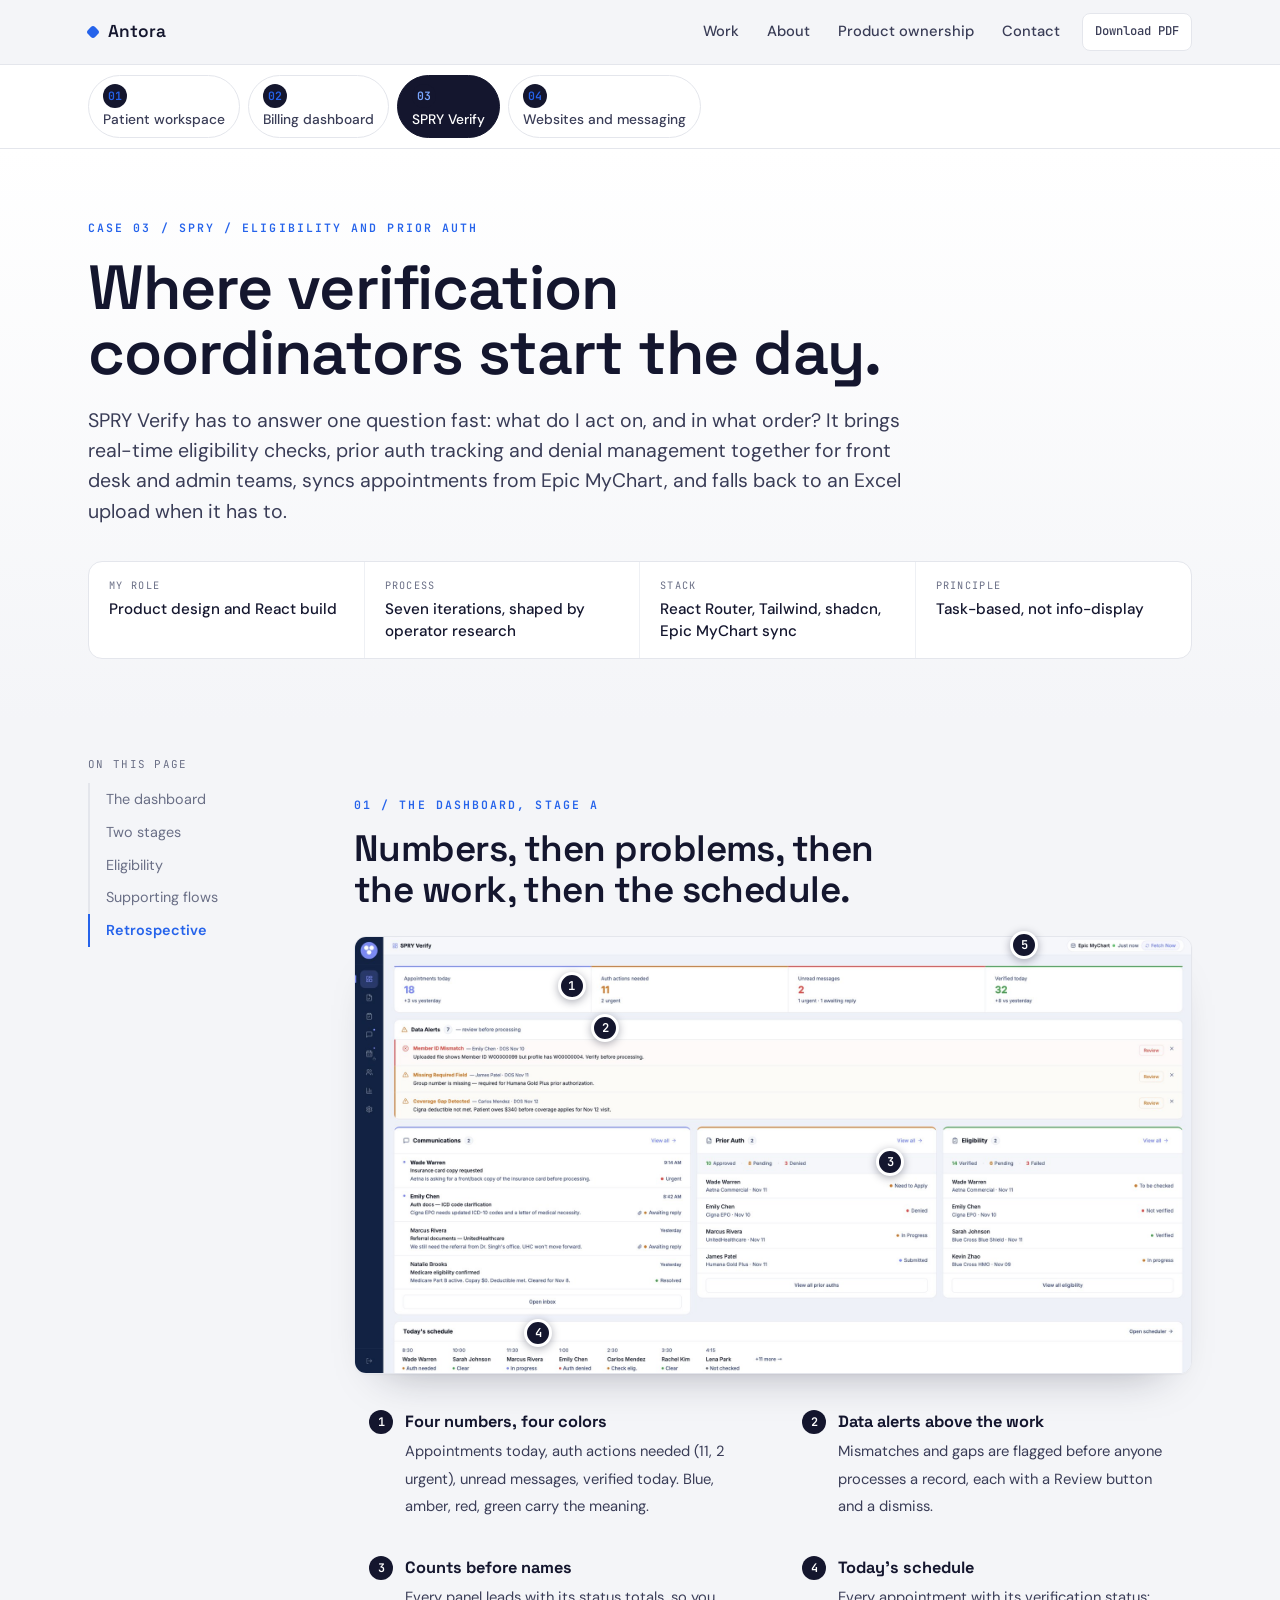
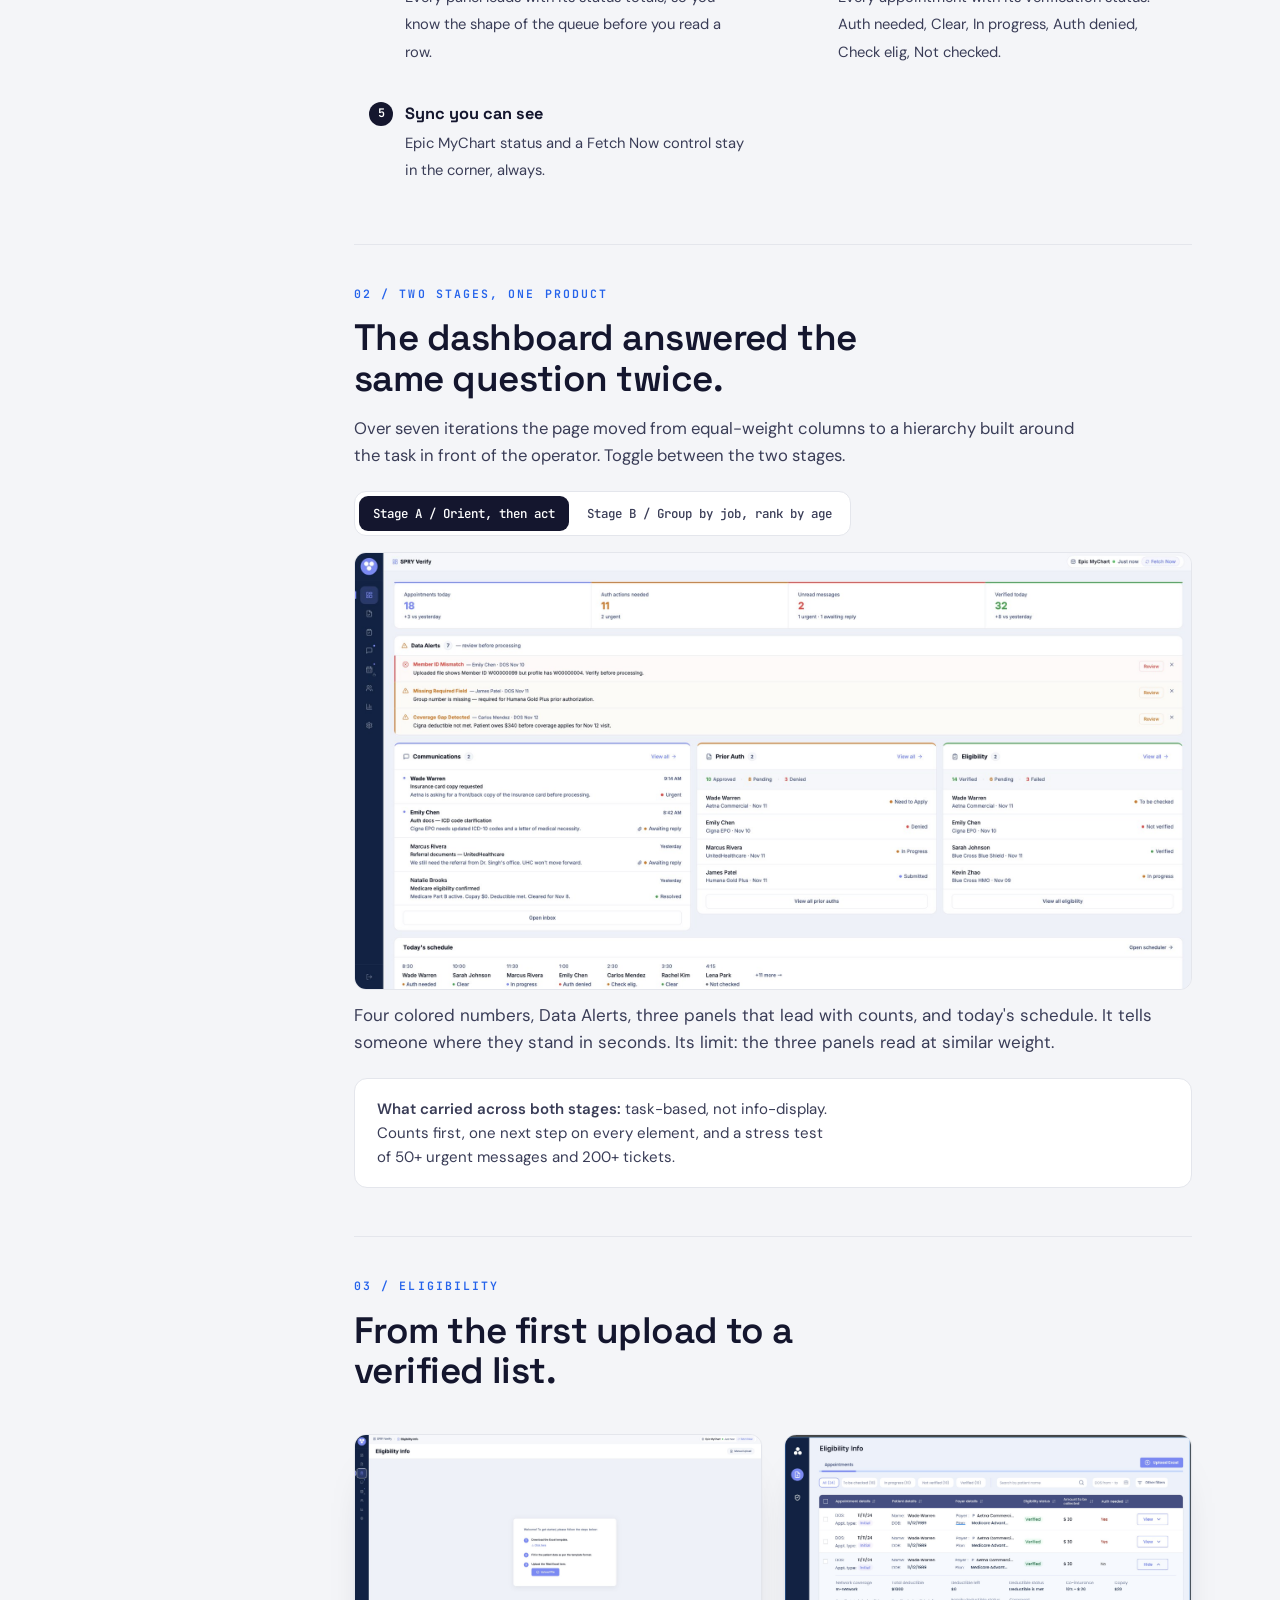
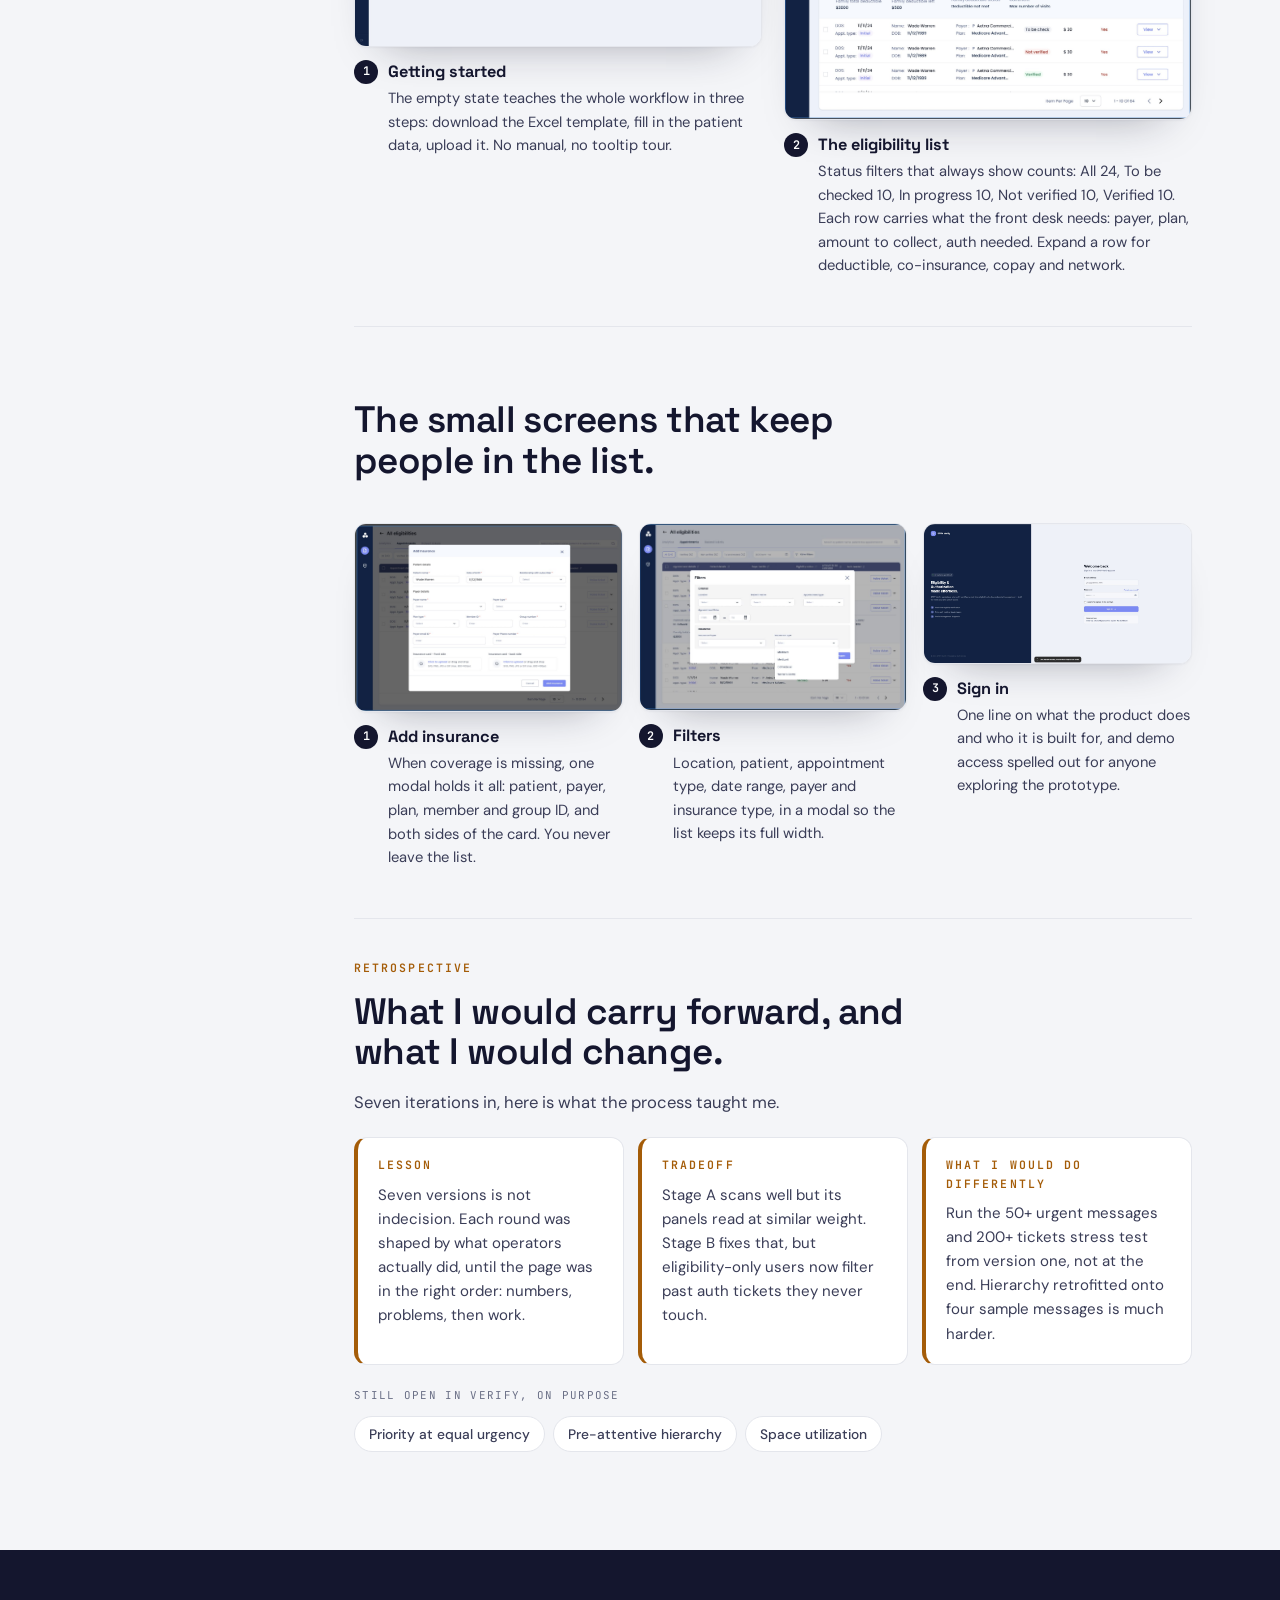
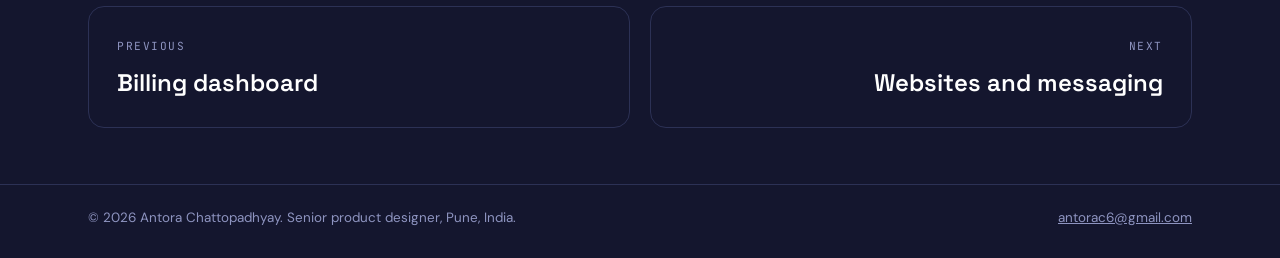
<file: spry-verify.html>
<!DOCTYPE html>
<html lang="en">
<head>
<meta charset="utf-8">
<meta name="viewport" content="width=device-width, initial-scale=1">
<title>SPRY Verify | Antora Chattopadhyay</title>
<meta name="description" content="Eligibility and prior authorization, task first. A verification dashboard for front desk and admin teams.">
<meta name="theme-color" content="#14162e">
<meta property="og:type" content="website">
<meta property="og:title" content="SPRY Verify | Antora Chattopadhyay">
<meta property="og:description" content="Eligibility and prior authorization, task first. A verification dashboard for front desk and admin teams.">
<link rel="icon" href="data:image/svg+xml,%3Csvg xmlns='http://www.w3.org/2000/svg' viewBox='0 0 32 32'%3E%3Crect width='32' height='32' rx='8' fill='%2314162e'/%3E%3Crect x='11' y='11' width='10' height='10' rx='2' transform='rotate(45 16 16)' fill='%232563eb'/%3E%3C/svg%3E">
<link rel="stylesheet" href="style.css">
</head>
<body>
<a class="skip" href="#main">Skip to content</a>
<header class="nav"><div class="nav-in">
<a class="brand" href="index.html"><i></i>Antora</a>
<button class="burger" aria-label="Menu" aria-expanded="false" aria-controls="nav-links"><span></span><span></span><span></span></button>
<nav class="nav-links" id="nav-links" aria-label="Main">
<a href="index.html#work">Work</a><a href="index.html#about">About</a><a href="index.html#ownership">Product ownership</a><a href="index.html#contact">Contact</a>
<a class="pdf" href="Antora-Chattopadhyay-Portfolio.pdf" target="_blank" rel="noopener">Download PDF</a>
</nav>
</div></header>
<div class="casebar"><nav class="casebar-in" aria-label="Case studies"><a href="patient-workspace.html"><span class="n">01</span>Patient workspace</a><a href="billing-dashboard.html"><span class="n">02</span>Billing dashboard</a><a href="spry-verify.html" aria-current="page"><span class="n">03</span>SPRY Verify</a><a href="websites.html"><span class="n">04</span>Websites and messaging</a></nav></div>
<main id="main">
<div class="chero"><div class="wrap"><span class="eyebrow blue">Case 03 / Spry / Eligibility and prior auth</span><h1>Where verification coordinators start the day.</h1><p class="lead">SPRY Verify has to answer one question fast: what do I act on, and in what order? It brings real-time eligibility checks, prior auth tracking and denial management together for front desk and admin teams, syncs appointments from Epic MyChart, and falls back to an Excel upload when it has to.</p><dl class="facts"><div><dt>My role</dt><dd>Product design and React build</dd></div><div><dt>Process</dt><dd>Seven iterations, shaped by operator research</dd></div><div><dt>Stack</dt><dd>React Router, Tailwind, shadcn, Epic MyChart sync</dd></div><div><dt>Principle</dt><dd>Task-based, not info-display</dd></div></dl></div></div>
<div class="wrap layout"><nav class="toc" aria-label="Chapters"><span class="label">On this page</span><ol><li><a href="#dashboard">The dashboard</a></li><li><a href="#stages">Two stages</a></li><li><a href="#eligibility">Eligibility</a></li><li><a href="#flows">Supporting flows</a></li><li><a href="#retro">Retrospective</a></li></ol></nav><div class="content">
<section class="sec" id="dashboard"><span class="eyebrow blue rv">01 / The dashboard, stage A</span><h2 class="rv">Numbers, then problems, then the work, then the schedule.</h2><div class="annot rv"><div class="stage"><img class="zoom" src="verify-dashboard.jpg" width="2000" height="1044" alt="SPRY Verify dashboard" loading="lazy"><button class="pin" type="button" data-n="1" style="left:26.0%;top:11.5%" aria-label="Note 1">1</button><button class="pin" type="button" data-n="2" style="left:30.0%;top:20.9%" aria-label="Note 2">2</button><button class="pin" type="button" data-n="3" style="left:64.0%;top:51.6%" aria-label="Note 3">3</button><button class="pin" type="button" data-n="4" style="left:22.0%;top:90.5%" aria-label="Note 4">4</button><button class="pin" type="button" data-n="5" style="left:80.0%;top:2.0%" aria-label="Note 5">5</button></div><ol class="legend"><li data-n="1"><span class="n">1</span><div><b>Four numbers, four colors</b><span class="t">Appointments today, auth actions needed (11, 2 urgent), unread messages, verified today. Blue, amber, red, green carry the meaning.</span></div></li><li data-n="2"><span class="n">2</span><div><b>Data alerts above the work</b><span class="t">Mismatches and gaps are flagged before anyone processes a record, each with a Review button and a dismiss.</span></div></li><li data-n="3"><span class="n">3</span><div><b>Counts before names</b><span class="t">Every panel leads with its status totals, so you know the shape of the queue before you read a row.</span></div></li><li data-n="4"><span class="n">4</span><div><b>Today's schedule</b><span class="t">Every appointment with its verification status: Auth needed, Clear, In progress, Auth denied, Check elig, Not checked.</span></div></li><li data-n="5"><span class="n">5</span><div><b>Sync you can see</b><span class="t">Epic MyChart status and a Fetch Now control stay in the corner, always.</span></div></li></ol></div></section>
<section class="sec" id="stages"><span class="eyebrow blue rv">02 / Two stages, one product</span><h2 class="rv">The dashboard answered the same question twice.</h2><p class="lead rv">Over seven iterations the page moved from equal-weight columns to a hierarchy built around the task in front of the operator. Toggle between the two stages.</p><div class="seg rv" id="stage-seg" role="group" aria-label="Choose a stage"><button type="button" data-stage="a" aria-pressed="true">Stage A / Orient, then act</button><button type="button" data-stage="b" aria-pressed="false">Stage B / Group by job, rank by age</button></div><div class="stagebox rv"><div class="panel" data-stage="a"><div class="frame" style="border:1px solid var(--line);border-radius:12px;overflow:hidden"><img class="zoom" src="verify-dashboard.jpg" width="2000" height="1044" alt="Stage A: the dashboard" loading="lazy"></div><p style="margin-top:12px;color:var(--ink2);max-width:70ch">Four colored numbers, Data Alerts, three panels that lead with counts, and today's schedule. It tells someone where they stand in seconds. Its limit: the three panels read at similar weight.</p></div><div class="panel" data-stage="b" hidden><div class="sch"><div class="tiles"><div class="tile"><b>3</b><span>Need reply</span></div><div class="tile"><b>2</b><span>Blocking claims</span></div><div class="tile"><b>27</b><span>Open tickets</span></div><div class="tile"><b>2</b><span>Expiring soon</span></div></div><div class="two2"><div class="mb"><h6>Need your reply <span>3</span></h6><div>Aetna / M. Chen / auth doc</div><div>UHC / J. Okafor / coverage</div></div><div class="mb"><h6>Awaiting payer <span>5</span></h6><div>Cigna / L. Romano / appeal</div><div>Aetna / P. Nguyen / auth</div></div></div><div class="vt"><div class="hd"><b>Verification Tickets</b><span>27 open / 2 blocking / 14 total auth</span></div><div class="bd"><div><h6>Prior Auth <span>14</span></h6><div class="row">M. Chen, expiring<i>2d</i></div><div class="row">R. Patel, need apply<i>5d</i></div><span class="va">View all</span></div><div><h6>Eligibility <span>13</span></h6><div class="row">J. Okafor, blocking<i>1d</i></div><div class="row">S. Diaz, pending<i>3d</i></div><span class="va">View all</span></div></div></div><div class="ana"><div></div><div></div><div></div><div></div></div></div><span class="badge-s">Schematic, redrawn from the design notes</span><p style="margin-top:12px;color:var(--ink2);max-width:70ch">Prior auth and eligibility sit in one Verification Tickets container with a shared count strip. Communications shrink to what needs a reply, and every ticket row carries its age.</p></div></div><div class="strip rv"><p><b>What carried across both stages:</b> task-based, not info-display. Counts first, one next step on every element, and a stress test of 50+ urgent messages and 200+ tickets.</p></div></section>
<section class="sec" id="eligibility"><span class="eyebrow blue rv">03 / Eligibility</span><h2 class="rv">From the first upload to a verified list.</h2><div class="pair"><figure class="shot rv"><div class="frame"><img class="zoom" src="verify-eligibility-start.jpg" width="2000" height="1041" alt="Eligibility Info empty state with three onboarding steps" loading="lazy"></div><figcaption><span class="n">1</span><div><b>Getting started</b>The empty state teaches the whole workflow in three steps: download the Excel template, fill in the patient data, upload it. No manual, no tooltip tour.</div></figcaption></figure><figure class="shot rv"><div class="frame"><img class="zoom" src="verify-eligibility-list.jpg" width="2000" height="1402" alt="Eligibility list with status filters and an expanded benefits row" loading="lazy"></div><figcaption><span class="n">2</span><div><b>The eligibility list</b>Status filters that always show counts: All 24, To be checked 10, In progress 10, Not verified 10, Verified 10. Each row carries what the front desk needs: payer, plan, amount to collect, auth needed. Expand a row for deductible, co-insurance, copay and network.</div></figcaption></figure></div></section>
<section class="sec" id="flows"><span class="eyebrow blue rv">04 / Supporting flows</span><h2 class="rv">The small screens that keep people in the list.</h2><div class="pair three"><figure class="shot rv"><div class="frame"><img class="zoom" src="verify-add-insurance.jpg" width="1320" height="924" alt="Add insurance modal" loading="lazy"></div><figcaption><span class="n">1</span><div><b>Add insurance</b>When coverage is missing, one modal holds it all: patient, payer, plan, member and group ID, and both sides of the card. You never leave the list.</div></figcaption></figure><figure class="shot rv"><div class="frame"><img class="zoom" src="verify-filters.jpg" width="1102" height="770" alt="Filters modal" loading="lazy"></div><figcaption><span class="n">2</span><div><b>Filters</b>Location, patient, appointment type, date range, payer and insurance type, in a modal so the list keeps its full width.</div></figcaption></figure><figure class="shot rv"><div class="frame"><img class="zoom" src="verify-signin.jpg" width="2000" height="1039" alt="Sign in screen" loading="lazy"></div><figcaption><span class="n">3</span><div><b>Sign in</b>One line on what the product does and who it is built for, and demo access spelled out for anyone exploring the prototype.</div></figcaption></figure></div></section>
<section class="sec" id="retro"><span class="eyebrow amber rv">Retrospective</span><h2 class="rv">What I would carry forward, and what I would change.</h2><p class="lead rv">Seven iterations in, here is what the process taught me.</p><div class="grid3"><div class="card amber rv"><span class="eyebrow amber">Lesson</span><p>Seven versions is not indecision. Each round was shaped by what operators actually did, until the page was in the right order: numbers, problems, then work.</p></div><div class="card amber rv"><span class="eyebrow amber">Tradeoff</span><p>Stage A scans well but its panels read at similar weight. Stage B fixes that, but eligibility-only users now filter past auth tickets they never touch.</p></div><div class="card amber rv"><span class="eyebrow amber">What I would do differently</span><p>Run the 50+ urgent messages and 200+ tickets stress test from version one, not at the end. Hierarchy retrofitted onto four sample messages is much harder.</p></div></div><span class="label rv">Still open in Verify, on purpose</span><div class="chips rv"><span class="chip o">Priority at equal urgency</span><span class="chip o">Pre-attentive hierarchy</span><span class="chip o">Space utilization</span></div></section>
</div></div>
</main>
<div class="nextcase"><div class="wrap"><a href="billing-dashboard.html"><span class="k">Previous</span><b>Billing dashboard</b></a><a class="r" href="websites.html"><span class="k">Next</span><b>Websites and messaging</b></a></div></div>
<footer class="site"><div class="wrap"><span>&copy; 2026 Antora Chattopadhyay. Senior product designer, Pune, India.</span><span><a href="mailto:antorac6@gmail.com">antorac6@gmail.com</a></span></div></footer>
<script src="main.js"></script>
</body>
</html>
</file>
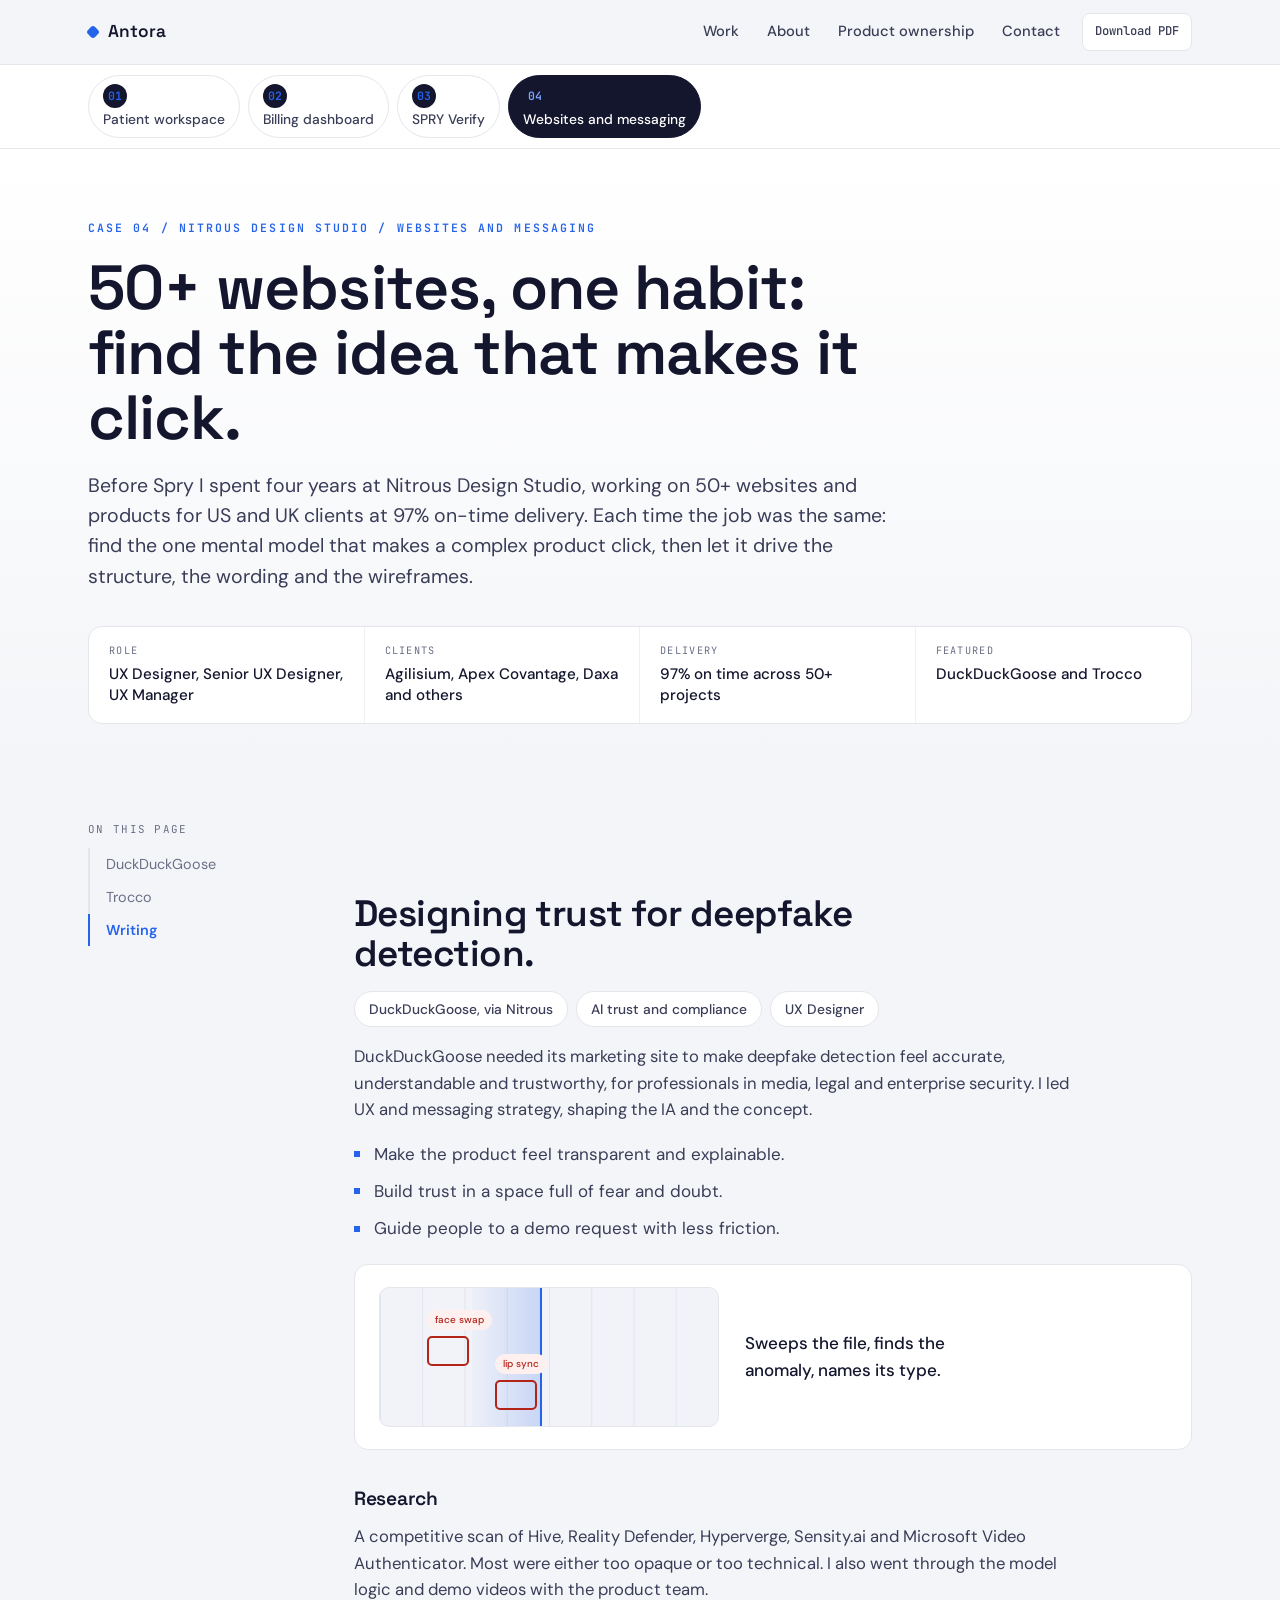
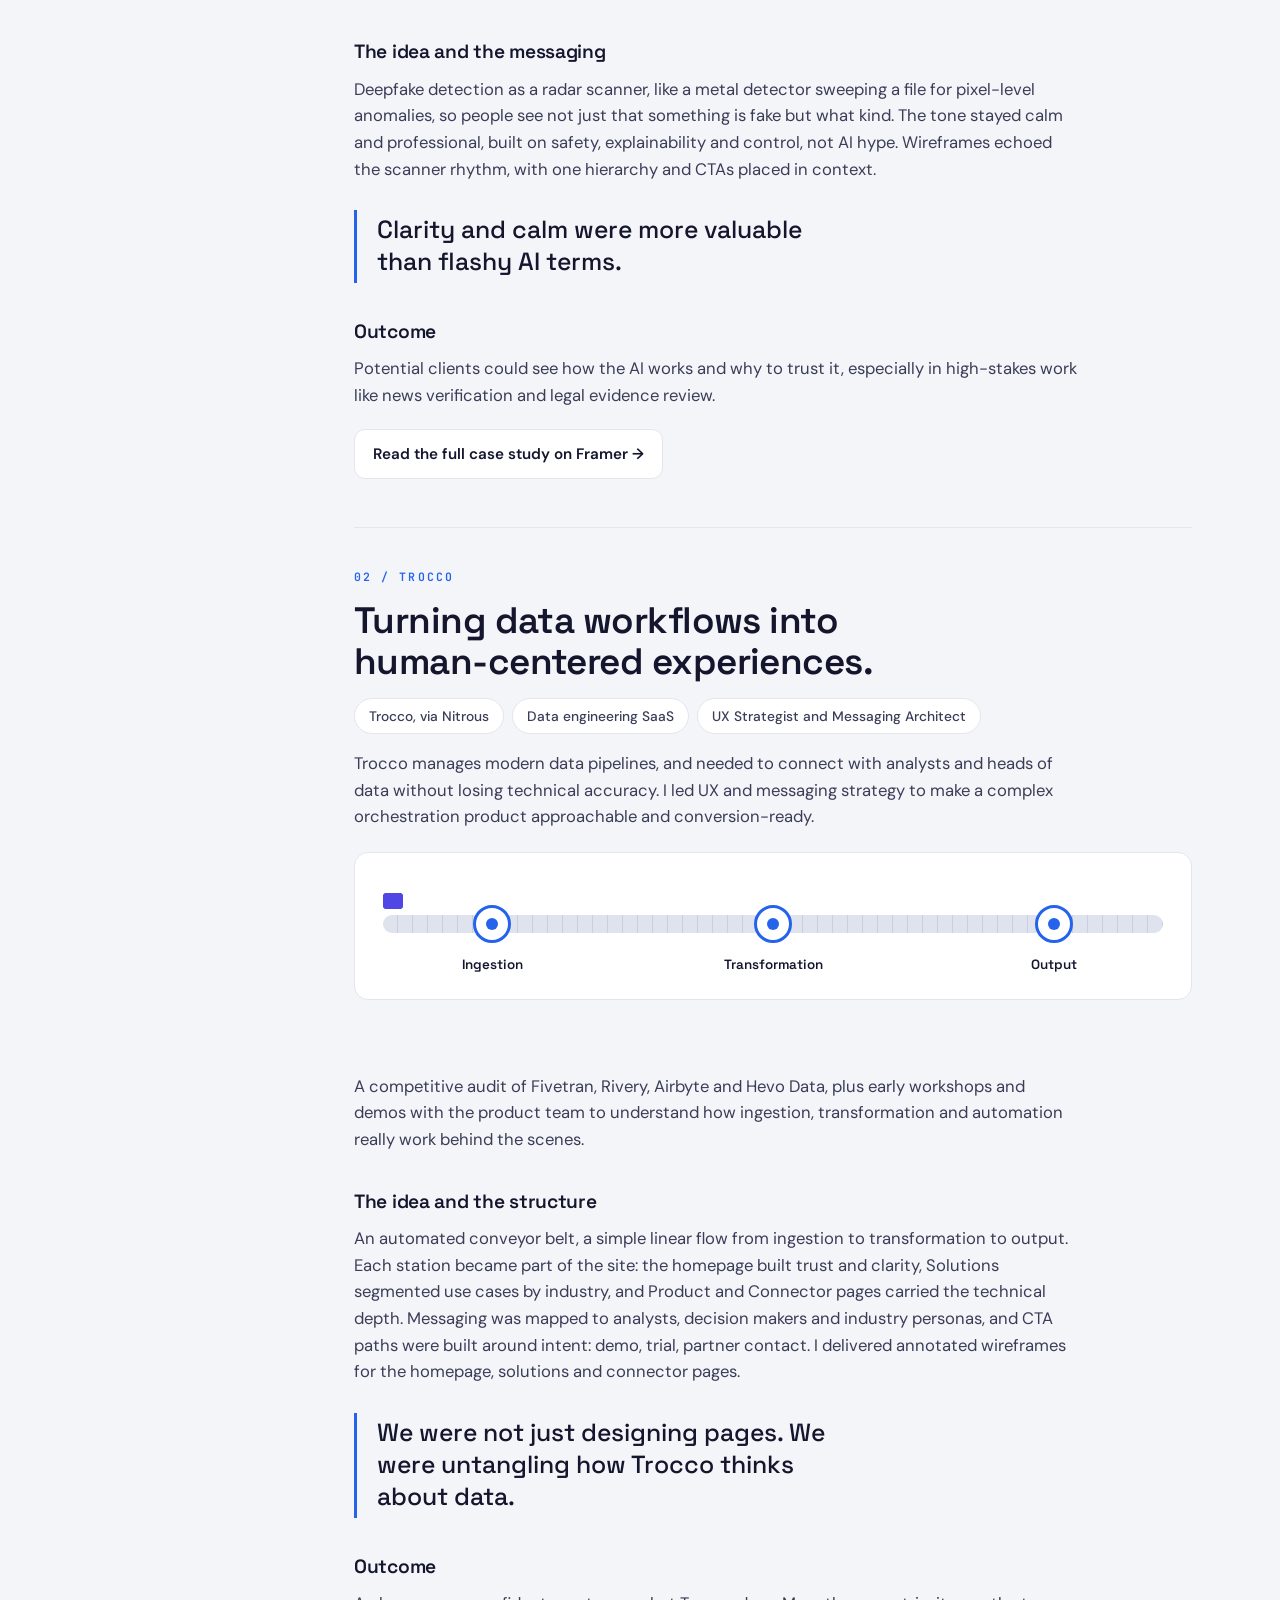
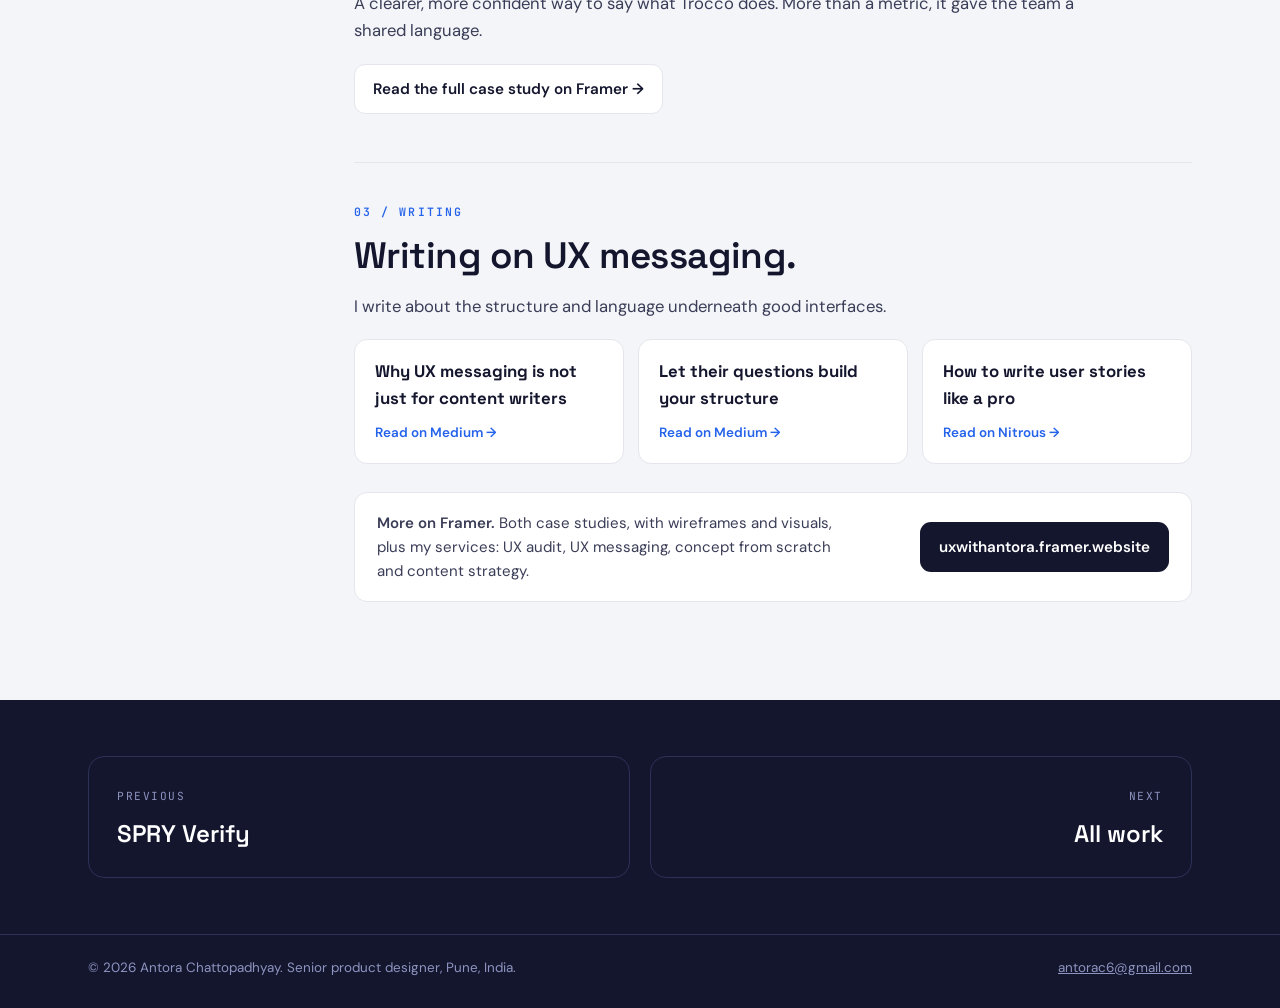
<file: websites.html>
<!DOCTYPE html>
<html lang="en">
<head>
<meta charset="utf-8">
<meta name="viewport" content="width=device-width, initial-scale=1">
<title>Websites and messaging | Antora Chattopadhyay</title>
<meta name="description" content="50+ websites for B2B SaaS, AI and compliance companies, including Agilisium, Apex Covantage, Daxa, DuckDuckGoose and Trocco.">
<meta name="theme-color" content="#14162e">
<meta property="og:type" content="website">
<meta property="og:title" content="Websites and messaging | Antora Chattopadhyay">
<meta property="og:description" content="50+ websites for B2B SaaS, AI and compliance companies, including Agilisium, Apex Covantage, Daxa, DuckDuckGoose and Trocco.">
<link rel="icon" href="data:image/svg+xml,%3Csvg xmlns='http://www.w3.org/2000/svg' viewBox='0 0 32 32'%3E%3Crect width='32' height='32' rx='8' fill='%2314162e'/%3E%3Crect x='11' y='11' width='10' height='10' rx='2' transform='rotate(45 16 16)' fill='%232563eb'/%3E%3C/svg%3E">
<link rel="stylesheet" href="style.css">
</head>
<body>
<a class="skip" href="#main">Skip to content</a>
<header class="nav"><div class="nav-in">
<a class="brand" href="index.html"><i></i>Antora</a>
<button class="burger" aria-label="Menu" aria-expanded="false" aria-controls="nav-links"><span></span><span></span><span></span></button>
<nav class="nav-links" id="nav-links" aria-label="Main">
<a href="index.html#work">Work</a><a href="index.html#about">About</a><a href="index.html#ownership">Product ownership</a><a href="index.html#contact">Contact</a>
<a class="pdf" href="Antora-Chattopadhyay-Portfolio.pdf" target="_blank" rel="noopener">Download PDF</a>
</nav>
</div></header>
<div class="casebar"><nav class="casebar-in" aria-label="Case studies"><a href="patient-workspace.html"><span class="n">01</span>Patient workspace</a><a href="billing-dashboard.html"><span class="n">02</span>Billing dashboard</a><a href="spry-verify.html"><span class="n">03</span>SPRY Verify</a><a href="websites.html" aria-current="page"><span class="n">04</span>Websites and messaging</a></nav></div>
<main id="main">
<div class="chero"><div class="wrap"><span class="eyebrow blue">Case 04 / Nitrous Design Studio / Websites and messaging</span><h1>50+ websites, one habit: find the idea that makes it click.</h1><p class="lead">Before Spry I spent four years at Nitrous Design Studio, working on 50+ websites and products for US and UK clients at 97% on-time delivery. Each time the job was the same: find the one mental model that makes a complex product click, then let it drive the structure, the wording and the wireframes.</p><dl class="facts"><div><dt>Role</dt><dd>UX Designer, Senior UX Designer, UX Manager</dd></div><div><dt>Clients</dt><dd>Agilisium, Apex Covantage, Daxa and others</dd></div><div><dt>Delivery</dt><dd>97% on time across 50+ projects</dd></div><div><dt>Featured</dt><dd>DuckDuckGoose and Trocco</dd></div></dl></div></div>
<div class="wrap layout"><nav class="toc" aria-label="Chapters"><span class="label">On this page</span><ol><li><a href="#ddg">DuckDuckGoose</a></li><li><a href="#trocco">Trocco</a></li><li><a href="#writing">Writing</a></li></ol></nav><div class="content">
<section class="sec" id="ddg"><span class="eyebrow blue rv">01 / DuckDuckGoose</span><h2 class="rv">Designing trust for deepfake detection.</h2><div class="chips rv"><span class="chip o">DuckDuckGoose, via Nitrous</span><span class="chip o">AI trust and compliance</span><span class="chip o">UX Designer</span></div><p class="lead rv" style="margin-top:16px">DuckDuckGoose needed its marketing site to make deepfake detection feel accurate, understandable and trustworthy, for professionals in media, legal and enterprise security. I led UX and messaging strategy, shaping the IA and the concept.</p><ul class="bullets rv"><li>Make the product feel transparent and explainable.</li><li>Build trust in a space full of fear and doubt.</li><li>Guide people to a demo request with less friction.</li></ul><div class="diagram rv"><div class="dg"><div class="scan" aria-hidden="true"><div class="sweep"></div><div class="an" style="left:14%;top:48px"><em>face swap</em></div><div class="an" style="left:34%;top:92px"><em>lip sync</em></div></div><p>Sweeps the file, finds the anomaly, names its type.</p></div></div><h3 class="rv">Research</h3><p class="lead rv">A competitive scan of Hive, Reality Defender, Hyperverge, Sensity.ai and Microsoft Video Authenticator. Most were either too opaque or too technical. I also went through the model logic and demo videos with the product team.</p><h3 class="rv">The idea and the messaging</h3><p class="lead rv">Deepfake detection as a radar scanner, like a metal detector sweeping a file for pixel-level anomalies, so people see not just that something is fake but what kind. The tone stayed calm and professional, built on safety, explainability and control, not AI hype. Wireframes echoed the scanner rhythm, with one hierarchy and CTAs placed in context.</p><p class="pull rv">Clarity and calm were more valuable than flashy AI terms.</p><h3 class="rv">Outcome</h3><p class="lead rv">Potential clients could see how the AI works and why to trust it, especially in high-stakes work like news verification and legal evidence review.</p><p class="rv" style="margin-top:20px"><a class="btn line" href="https://uxwithantora.framer.website/ddg-case-study" target="_blank" rel="noopener">Read the full case study on Framer &rarr;</a></p></section>
<section class="sec" id="trocco"><span class="eyebrow blue rv">02 / Trocco</span><h2 class="rv">Turning data workflows into human-centered experiences.</h2><div class="chips rv"><span class="chip o">Trocco, via Nitrous</span><span class="chip o">Data engineering SaaS</span><span class="chip o">UX Strategist and Messaging Architect</span></div><p class="lead rv" style="margin-top:16px">Trocco manages modern data pipelines, and needed to connect with analysts and heads of data without losing technical accuracy. I led UX and messaging strategy to make a complex orchestration product approachable and conversion-ready.</p><div class="diagram rv"><div class="belt" aria-hidden="true"><div class="bar"></div><div class="blk" style="background:#475569"></div><div class="blk" style="background:#2563eb;animation-delay:-2.4s"></div><div class="blk" style="background:#4f46e5;animation-delay:-4.8s"></div><div class="st" style="left:14%"><span>Ingestion</span></div><div class="st" style="left:50%"><span>Transformation</span></div><div class="st" style="left:86%"><span>Output</span></div></div></div><h3 class="rv">Research</h3><p class="lead rv">A competitive audit of Fivetran, Rivery, Airbyte and Hevo Data, plus early workshops and demos with the product team to understand how ingestion, transformation and automation really work behind the scenes.</p><h3 class="rv">The idea and the structure</h3><p class="lead rv">An automated conveyor belt, a simple linear flow from ingestion to transformation to output. Each station became part of the site: the homepage built trust and clarity, Solutions segmented use cases by industry, and Product and Connector pages carried the technical depth. Messaging was mapped to analysts, decision makers and industry personas, and CTA paths were built around intent: demo, trial, partner contact. I delivered annotated wireframes for the homepage, solutions and connector pages.</p><p class="pull rv">We were not just designing pages. We were untangling how Trocco thinks about data.</p><h3 class="rv">Outcome</h3><p class="lead rv">A clearer, more confident way to say what Trocco does. More than a metric, it gave the team a shared language.</p><p class="rv" style="margin-top:20px"><a class="btn line" href="https://uxwithantora.framer.website/trocco-case-study" target="_blank" rel="noopener">Read the full case study on Framer &rarr;</a></p></section>
<section class="sec" id="writing"><span class="eyebrow blue rv">03 / Writing</span><h2 class="rv">Writing on UX messaging.</h2><p class="lead rv">I write about the structure and language underneath good interfaces.</p><div class="links3"><a class="rv" href="https://medium.com/@antora98/why-ux-messaging-isnt-just-for-content-writers-f7a1cacf0c4e" target="_blank" rel="noopener"><b>Why UX messaging is not just for content writers</b><span>Read on Medium &rarr;</span></a><a class="rv" href="https://medium.com/@antora98/let-their-questions-build-your-structure-9546b0b64bfc" target="_blank" rel="noopener"><b>Let their questions build your structure</b><span>Read on Medium &rarr;</span></a><a class="rv" href="https://www.nitrousdesign.com/blogs/how-to-write-user-stories-like-a-pro" target="_blank" rel="noopener"><b>How to write user stories like a pro</b><span>Read on Nitrous &rarr;</span></a></div><div class="strip rv" style="margin-top:28px"><p><b>More on Framer.</b> Both case studies, with wireframes and visuals, plus my services: UX audit, UX messaging, concept from scratch and content strategy.</p><a class="btn dark" href="https://uxwithantora.framer.website/" target="_blank" rel="noopener">uxwithantora.framer.website</a></div></section>
</div></div>
</main>
<div class="nextcase"><div class="wrap"><a href="spry-verify.html"><span class="k">Previous</span><b>SPRY Verify</b></a><a class="r" href="index.html#work"><span class="k">Next</span><b>All work</b></a></div></div>
<footer class="site"><div class="wrap"><span>&copy; 2026 Antora Chattopadhyay. Senior product designer, Pune, India.</span><span><a href="mailto:antorac6@gmail.com">antorac6@gmail.com</a></span></div></footer>
<script src="main.js"></script>
</body>
</html>
</file>
<file: style.css>
/* Antora Chattopadhyay, portfolio. Plain CSS, no build step. */
@font-face{font-family:"Space Grotesk";font-weight:500;font-display:swap;src:url("SG-Medium.woff2") format("woff2")}
@font-face{font-family:"Space Grotesk";font-weight:600;font-display:swap;src:url("SG-SemiBold.woff2") format("woff2")}
@font-face{font-family:"Space Grotesk";font-weight:700;font-display:swap;src:url("SG-Bold.woff2") format("woff2")}
@font-face{font-family:"DM Sans";font-weight:400;font-display:swap;src:url("DM-Regular.woff2") format("woff2")}
@font-face{font-family:"DM Sans";font-weight:500;font-display:swap;src:url("DM-Medium.woff2") format("woff2")}
@font-face{font-family:"DM Sans";font-weight:600;font-display:swap;src:url("DM-SemiBold.woff2") format("woff2")}
@font-face{font-family:"JetBrains Mono";font-weight:400;font-display:swap;src:url("JB-Regular.woff2") format("woff2")}
@font-face{font-family:"JetBrains Mono";font-weight:500;font-display:swap;src:url("JB-Medium.woff2") format("woff2")}
@font-face{font-family:"JetBrains Mono";font-weight:600;font-display:swap;src:url("JB-SemiBold.woff2") format("woff2")}

:root{
  --ink:#14162e;--ink2:#3a3d57;--muted:#6a6f86;--paper:#f4f5f8;--white:#fff;
  --line:#e4e6ec;--line2:#eef0f4;
  --blue:#2563eb;--blue-soft:#eaf1fe;--blue-line:#cfdcfb;
  --indigo:#4f46e5;--indigo-soft:#eef0fe;
  --red:#b42318;--red-bg:#fef0ef;--green:#15803d;--green-bg:#e8f6ec;
  --amber:#a45c08;--amber-bg:#fdf3e2;--slate:#475569;--slate-bg:#eef1f5;
  --navy-line:#2c3155;--dim:#8e94c0;--soft:#dfe2f1;--sky:#7aa7ff;
  --maxw:1160px;--r:14px;--ease:cubic-bezier(.22,.61,.36,1);
  --nav-h:64px;
}
*{box-sizing:border-box}
html{scroll-behavior:smooth;scroll-padding-top:calc(var(--nav-h) + 64px)}
body{margin:0;background:var(--paper);color:var(--ink);font-family:"DM Sans",system-ui,-apple-system,"Segoe UI",Roboto,sans-serif;font-size:17px;line-height:1.6;-webkit-font-smoothing:antialiased}
img{max-width:100%;height:auto;display:block}
a{color:inherit}
h1,h2,h3,h4{font-family:"Space Grotesk",system-ui,sans-serif;font-weight:600;color:var(--ink);margin:0;letter-spacing:-.015em}
p{margin:0 0 1em}p:last-child{margin-bottom:0}
::selection{background:#dbe6fd}
.mono{font-family:"JetBrains Mono",ui-monospace,Menlo,monospace}
.wrap{max-width:var(--maxw);margin:0 auto;padding:0 28px}
.skip{position:absolute;left:-999px;top:8px;background:var(--ink);color:#fff;padding:8px 14px;border-radius:8px;z-index:100}
.skip:focus{left:12px}
a:focus-visible,button:focus-visible{outline:2px solid var(--blue);outline-offset:3px;border-radius:6px}
.eyebrow{font-family:"JetBrains Mono",monospace;font-size:.72rem;letter-spacing:.18em;text-transform:uppercase;font-weight:600;color:var(--muted)}
.eyebrow.blue{color:var(--blue)}.eyebrow.amber{color:var(--amber)}

/* ---------- nav ---------- */
.nav{position:sticky;top:0;z-index:60;background:rgba(244,245,248,.88);backdrop-filter:saturate(1.4) blur(14px);-webkit-backdrop-filter:saturate(1.4) blur(14px);border-bottom:1px solid var(--line)}
.nav-in{max-width:var(--maxw);margin:0 auto;padding:0 28px;height:var(--nav-h);display:flex;align-items:center;justify-content:space-between;gap:20px}
.brand{display:flex;align-items:center;gap:10px;text-decoration:none;font-family:"Space Grotesk";font-weight:600;font-size:1.08rem}
.brand i{width:10px;height:10px;border-radius:3px;background:var(--blue);transform:rotate(45deg);display:inline-block}
.nav-links{display:flex;align-items:center;gap:4px}
.nav-links a{text-decoration:none;font-size:.92rem;font-weight:500;color:var(--ink2);padding:8px 12px;border-radius:8px;transition:background .2s,color .2s}
.nav-links a:hover{background:#fff;color:var(--blue)}
.nav-links a[aria-current="page"]{color:var(--blue)}
.nav-links .pdf{font-family:"JetBrains Mono";font-size:.76rem;border:1px solid var(--line);background:#fff;margin-left:6px}
.nav-links .pdf:hover{border-color:var(--ink);color:var(--ink)}
.burger{display:none;background:none;border:0;padding:10px;cursor:pointer}
.burger span{display:block;width:22px;height:2px;background:var(--ink);border-radius:2px;margin:4px 0;transition:transform .25s,opacity .25s}
.burger[aria-expanded="true"] span:nth-child(1){transform:translateY(6px) rotate(45deg)}
.burger[aria-expanded="true"] span:nth-child(2){opacity:0}
.burger[aria-expanded="true"] span:nth-child(3){transform:translateY(-6px) rotate(-45deg)}

.casebar{background:#fff;border-bottom:1px solid var(--line)}
.casebar-in{max-width:var(--maxw);margin:0 auto;padding:10px 28px;display:flex;gap:8px;overflow-x:auto;scrollbar-width:none}
.casebar-in::-webkit-scrollbar{display:none}
.casebar a{white-space:nowrap;text-decoration:none;font-size:.86rem;font-weight:500;color:var(--ink2);padding:7px 14px;border-radius:999px;border:1px solid var(--line);transition:all .2s}
.casebar a:hover{border-color:var(--ink)}
.casebar a[aria-current="page"]{background:var(--ink);color:#fff;border-color:var(--ink)}
.casebar .n{font-family:"JetBrains Mono";font-size:.72rem;color:var(--blue);margin-right:7px}
.casebar a[aria-current="page"] .n{color:var(--sky)}

/* ---------- buttons ---------- */
.btn{display:inline-flex;align-items:center;gap:8px;text-decoration:none;font-weight:600;font-size:.95rem;padding:12px 18px;border-radius:11px;border:1px solid transparent;transition:transform .2s var(--ease),background .2s,border-color .2s;cursor:pointer}
.btn:hover{transform:translateY(-1px)}
.btn.primary{background:var(--blue);color:#fff}.btn.primary:hover{background:#1d4fd0}
.btn.light{background:#fff;color:var(--ink)}
.btn.ghost{background:transparent;color:#fff;border-color:var(--navy-line)}.btn.ghost:hover{border-color:#fff}
.btn.dark{background:var(--ink);color:#fff}
.btn.line{background:#fff;color:var(--ink);border-color:var(--line)}.btn.line:hover{border-color:var(--ink)}

/* ---------- home hero ---------- */
.hero{background:var(--ink);color:var(--soft);padding:78px 0 70px}
.hero-grid{display:grid;grid-template-columns:1.1fr .9fr;gap:64px;align-items:start}
.hero .eyebrow{color:var(--dim)}
.hero h1{color:#fff;font-size:clamp(2.8rem,6.6vw,5.4rem);line-height:1;letter-spacing:-.03em;margin:22px 0 28px;font-weight:600}
.hero .tag{font-family:"Space Grotesk";font-weight:500;font-size:clamp(1.35rem,2.4vw,1.7rem);line-height:1.3;color:var(--soft);max-width:22ch;margin-bottom:20px}
.hero p.body{color:var(--dim);max-width:46ch;font-size:1.04rem}
.hero .cta{display:flex;flex-wrap:wrap;gap:10px;margin-top:30px}
.hero-meta{margin-top:34px;display:flex;flex-wrap:wrap;gap:8px 22px;font-size:.92rem;color:var(--soft)}
.hero-meta a{color:var(--soft);text-decoration:underline;text-decoration-color:var(--sky);text-underline-offset:4px}
.index{border-top:1px solid var(--navy-line)}
.index a{display:grid;grid-template-columns:42px 1fr auto;gap:0 6px;align-items:baseline;padding:20px 0;border-bottom:1px solid var(--navy-line);text-decoration:none;transition:padding .25s var(--ease)}
.index a:hover{padding-left:10px}
.index .num{grid-column:1;grid-row:1;font-family:"JetBrains Mono";font-size:.8rem;color:var(--sky);font-weight:600}
.index .t{grid-column:2;grid-row:1;font-family:"Space Grotesk";font-weight:600;font-size:1.5rem;color:#fff;line-height:1.2}
.index .d{grid-column:2;grid-row:2;font-size:.92rem;color:var(--dim);margin-top:2px}
.index .go{grid-column:3;grid-row:1;font-family:"JetBrains Mono";font-size:.78rem;color:var(--dim)}
.stats{display:flex;gap:38px;margin-top:34px;flex-wrap:wrap}
.stats b{display:block;font-family:"Space Grotesk";font-size:2.5rem;font-weight:600;color:#fff;line-height:1}
.stats span{font-family:"JetBrains Mono";font-size:.66rem;letter-spacing:.12em;text-transform:uppercase;color:var(--dim)}

/* ---------- sections (home) ---------- */
section.block{padding:84px 0}
.sec-head{margin-bottom:34px;max-width:70ch}
.sec-head h2{font-size:clamp(1.9rem,3.4vw,2.7rem);line-height:1.08;margin-top:12px}
.sec-head p{color:var(--muted);margin-top:14px;font-size:1.06rem}
.work-grid{display:grid;grid-template-columns:repeat(2,1fr);gap:22px}
.wcard{display:flex;flex-direction:column;text-decoration:none;background:#fff;border:1px solid var(--line);border-radius:18px;overflow:hidden;transition:transform .3s var(--ease),box-shadow .3s var(--ease)}
.wcard:hover{transform:translateY(-4px);box-shadow:0 24px 50px -30px rgba(20,22,46,.45)}
.wthumb{aspect-ratio:16/9;background:#e9ecf3;overflow:hidden;border-bottom:1px solid var(--line)}
.wthumb img{width:100%;height:100%;object-fit:cover;object-position:top left;transition:transform .6s var(--ease)}
.wcard:hover .wthumb img{transform:scale(1.03)}
.wthumb.art{display:grid;place-items:center;background:linear-gradient(135deg,#eaf1fe,#f4f5f8)}
.wbody{padding:24px 26px 28px}
.wbody .eyebrow{color:var(--blue)}
.wbody h3{font-size:1.5rem;line-height:1.15;margin:10px 0 10px}
.wbody p{color:var(--ink2);font-size:.98rem}
.wbody .more{display:inline-block;margin-top:16px;font-weight:600;color:var(--blue);font-size:.94rem}

.two{display:grid;grid-template-columns:1fr 1fr;gap:56px;align-items:start}
.lens{background:#fff;border:1px solid var(--line);border-left:4px solid var(--blue);border-radius:12px;padding:16px 20px;margin-bottom:10px}
.lens h4{font-size:1.05rem;margin-bottom:4px}
.lens p{font-size:.93rem;color:var(--ink2)}
.tl{position:relative;padding-left:30px}
.tl::before{content:"";position:absolute;left:5px;top:10px;bottom:10px;width:2px;background:var(--line)}
.tl-item{position:relative;margin-bottom:26px}
.tl-item::before{content:"";position:absolute;left:-30px;top:6px;width:12px;height:12px;border-radius:50%;background:var(--paper);border:3px solid var(--blue)}
.tl-item .top{display:flex;justify-content:space-between;gap:12px;flex-wrap:wrap;align-items:baseline}
.tl-item h4{font-size:1.18rem}
.tl-item .when{font-family:"JetBrains Mono";font-size:.7rem;letter-spacing:.1em;text-transform:uppercase;color:var(--muted)}
.tl-item .role{color:var(--blue);font-weight:500;font-size:.95rem;margin:2px 0 4px}
.tl-item p{font-size:.94rem;color:var(--ink2)}
.nums{display:grid;grid-template-columns:repeat(4,1fr);gap:10px;margin-top:6px}
.num-card{background:#fff;border:1px solid var(--line);border-left:4px solid var(--blue);border-radius:12px;padding:14px 16px}
.num-card b{display:block;font-family:"Space Grotesk";font-size:1.7rem;line-height:1;margin-bottom:6px}
.num-card span{font-family:"JetBrains Mono";font-size:.62rem;letter-spacing:.1em;text-transform:uppercase;color:var(--muted)}

/* ownership */
.own-item{padding:18px 0 18px 18px;border-left:3px solid var(--blue);margin-bottom:6px}
.own-item h4{font-size:1.15rem;margin-bottom:6px}
.own-item p{color:var(--ink2);font-size:.98rem}
.board{display:grid;grid-template-columns:repeat(3,1fr);gap:10px}
.col{background:#fff;border:1px solid var(--line);border-radius:12px;padding:12px;min-height:160px}
.col h5{font-family:"Space Grotesk";font-size:.95rem;margin:2px 4px 10px;display:flex;justify-content:space-between}
.col h5 span{font-family:"JetBrains Mono";font-size:.7rem;color:var(--muted)}
.tk{background:#fff;border:1px solid var(--line);border-left:4px solid var(--slate);border-radius:8px;padding:8px 10px;font-size:.84rem;font-weight:500;margin-bottom:8px;line-height:1.3}
.tk.r{border-left-color:var(--red)}.tk.a{border-left-color:var(--amber)}.tk.b{border-left-color:var(--blue)}
.prd{display:grid;grid-template-columns:repeat(3,1fr);gap:8px;margin-top:8px}
.prd div{background:#fff;border:1px solid var(--line);border-top:2px solid var(--blue);border-radius:9px;padding:10px 12px;font-family:"Space Grotesk";font-weight:600;font-size:.88rem}
.prd small{display:block;font-family:"JetBrains Mono";font-weight:400;font-size:.62rem;color:var(--muted);margin-bottom:2px}
.label{font-family:"JetBrains Mono";font-size:.68rem;letter-spacing:.12em;text-transform:uppercase;color:var(--muted);margin:22px 0 10px;display:block}

/* contact */
.contact{background:var(--ink);color:var(--soft);padding:90px 0 70px}
.contact h2{color:#fff;font-size:clamp(2.2rem,5vw,3.8rem);line-height:1.04;max-width:20ch;margin:16px 0 20px}
.contact p{color:var(--soft);max-width:56ch;font-size:1.06rem}
.clinks{margin-top:34px;max-width:720px;border-top:1px solid var(--navy-line)}
.clinks a{display:flex;align-items:baseline;gap:20px;padding:15px 0;border-bottom:1px solid var(--navy-line);text-decoration:none;transition:padding .25s var(--ease)}
.clinks a:hover{padding-left:8px}
.clinks .k{font-family:"JetBrains Mono";font-size:.7rem;letter-spacing:.14em;text-transform:uppercase;color:var(--dim);width:110px;flex:none}
.clinks .v{font-weight:500;font-size:1.12rem;color:#fff;text-decoration:underline;text-decoration-color:var(--sky);text-underline-offset:5px;overflow-wrap:anywhere}
footer.site{background:var(--ink);border-top:1px solid var(--navy-line);color:var(--dim);font-size:.84rem;padding:22px 0 30px}
footer.site .wrap{display:flex;justify-content:space-between;flex-wrap:wrap;gap:10px}

/* ---------- case pages ---------- */
.chero{padding:64px 0 44px;background:linear-gradient(180deg,#fff,var(--paper))}
.chero h1{font-size:clamp(2.2rem,5vw,3.9rem);line-height:1.04;max-width:20ch;margin:16px 0 20px}
.chero .lead{font-size:clamp(1.05rem,1.6vw,1.22rem);color:var(--ink2);max-width:64ch;line-height:1.55}
.facts{display:grid;grid-template-columns:repeat(4,1fr);margin-top:34px;background:#fff;border:1px solid var(--line);border-radius:var(--r);overflow:hidden}
.facts div{padding:16px 20px;border-right:1px solid var(--line2)}
.facts div:last-child{border-right:0}
.facts dt{font-family:"JetBrains Mono";font-size:.64rem;letter-spacing:.13em;text-transform:uppercase;color:var(--muted);margin-bottom:5px}
.facts dd{margin:0;font-weight:500;font-size:.95rem;line-height:1.4}
.layout{display:grid;grid-template-columns:210px minmax(0,1fr);gap:56px;padding-top:36px;padding-bottom:30px}
.toc{position:sticky;top:calc(var(--nav-h) + 70px);align-self:start}
.toc .label{margin-top:0}
.toc ol{list-style:none;margin:0;padding:0;border-left:2px solid var(--line)}
.toc a{display:block;text-decoration:none;font-size:.9rem;color:var(--muted);padding:7px 0 7px 16px;margin-left:-2px;border-left:2px solid transparent;transition:color .2s,border-color .2s;line-height:1.3}
.toc a:hover{color:var(--ink)}
.toc a.on{color:var(--blue);border-left-color:var(--blue);font-weight:600}
.content{min-width:0}
.sec{padding:34px 0 48px;border-bottom:1px solid var(--line)}
.sec:last-of-type{border-bottom:0}
.sec h2{font-size:clamp(1.7rem,3vw,2.3rem);line-height:1.1;margin:12px 0 16px;max-width:24ch}
.sec .lead{color:var(--ink2);max-width:66ch;font-size:1.04rem}
.sec h3{font-size:1.2rem;margin:34px 0 8px}
.pull{border-left:3px solid var(--blue);padding:4px 0 4px 20px;margin:28px 0;font-family:"Space Grotesk";font-weight:500;font-size:clamp(1.25rem,2.2vw,1.55rem);line-height:1.3;max-width:30ch}
.bullets{list-style:none;margin:18px 0 0;padding:0;max-width:66ch}
.bullets li{position:relative;padding-left:20px;margin-bottom:10px;color:var(--ink2)}
.bullets li::before{content:"";position:absolute;left:0;top:.62em;width:6px;height:6px;background:var(--blue)}
.grid2,.grid3,.grid4{display:grid;gap:14px;margin-top:22px}
.grid2{grid-template-columns:repeat(2,1fr)}.grid3{grid-template-columns:repeat(3,1fr)}.grid4{grid-template-columns:repeat(4,1fr)}
.card{background:#fff;border:1px solid var(--line);border-radius:13px;padding:18px 20px}
.card.accent{border-left:4px solid var(--blue)}
.card.amber{border-left:4px solid var(--amber)}
.card h4{font-size:1.1rem;margin-bottom:6px}
.card p{font-size:.94rem;color:var(--ink2)}
.card .eyebrow{display:block;margin-bottom:8px}
.card.blue{background:var(--blue);border-color:var(--blue);color:#fff}
.card.blue h4{color:#fff}.card.blue p{color:#dbe6fd}.card.blue .eyebrow{color:#c9d9fb}
.pm{list-style:none;margin:12px 0 0;padding:0}
.pm li{display:flex;gap:10px;align-items:flex-start;margin-bottom:8px;font-size:.94rem;color:var(--ink2)}
.pm i{flex:none;width:20px;height:20px;border-radius:50%;display:grid;place-items:center;font-style:normal;font-family:"JetBrains Mono";font-weight:600;font-size:.82rem;margin-top:1px}
.pm .p i{background:var(--green-bg);color:var(--green)}.pm .m i{background:var(--red-bg);color:var(--red)}
.chips{display:flex;flex-wrap:wrap;gap:8px;margin-top:12px}
.chip{display:inline-flex;align-items:center;gap:6px;font-size:.78rem;font-weight:500;padding:4px 12px;border-radius:999px;background:var(--slate-bg);color:var(--slate)}
.chip.dot::before{content:"";width:6px;height:6px;border-radius:50%;background:currentColor}
.chip.b{background:var(--blue-soft);color:var(--blue)}.chip.r{background:var(--red-bg);color:var(--red)}
.chip.a{background:var(--amber-bg);color:var(--amber)}.chip.g{background:var(--green-bg);color:var(--green)}
.chip.o{background:#fff;border:1px solid var(--line);color:var(--ink2);font-size:.86rem;padding:6px 14px}
.arrowchain{display:flex;flex-wrap:wrap;align-items:center;gap:6px;margin-top:12px}
.arrowchain em{font-style:normal;color:var(--muted);font-family:"JetBrains Mono"}
.layers{display:grid;gap:9px;margin-top:22px}
.layer{border-radius:12px;padding:16px 22px;border:1px solid var(--line);background:#fff}
.layer b{display:block;font-family:"Space Grotesk";font-size:1.1rem}
.layer span{font-size:.92rem}
.layer.k{background:var(--ink);color:var(--soft);border-color:var(--ink)}.layer.k b{color:#fff}
.layer.u{background:var(--blue);border-color:var(--blue);color:#dbe6fd}.layer.u b{color:#fff}
.layer.t span{color:var(--muted)}
.strip{display:flex;flex-wrap:wrap;gap:16px 28px;align-items:center;justify-content:space-between;background:#fff;border:1px solid var(--line);border-radius:13px;padding:18px 22px;margin-top:22px}
.strip p{margin:0;font-size:.94rem;color:var(--ink2);max-width:46ch}

/* screens */
.shot{margin:26px 0 0}
.shot .frame{border:1px solid var(--line);border-radius:12px;overflow:hidden;background:#fff;box-shadow:0 1px 2px rgba(20,22,46,.04),0 24px 44px -30px rgba(20,22,46,.4);cursor:zoom-in}
.shot img{width:100%}
.shot figcaption{margin-top:12px;font-size:.92rem;color:var(--ink2);display:flex;gap:10px;align-items:flex-start}
.shot figcaption b{font-family:"Space Grotesk";font-size:1.02rem;color:var(--ink);display:block;margin-bottom:2px}
.n{flex:none;width:24px;height:24px;border-radius:50%;background:var(--ink);color:#fff;font-family:"JetBrains Mono";font-weight:600;font-size:.74rem;display:grid;place-items:center;margin-top:1px}
.pair{display:grid;grid-template-columns:repeat(2,1fr);gap:22px;align-items:start}
.pair.three{grid-template-columns:repeat(3,1fr);gap:16px}
.annot{margin-top:26px}
.annot .stage{position:relative;border-radius:12px;box-shadow:0 1px 2px rgba(20,22,46,.04),0 24px 44px -30px rgba(20,22,46,.4)}
.annot .stage img{border:1px solid var(--line);border-radius:12px;cursor:zoom-in}
.pin{position:absolute;transform:translate(-50%,-50%);width:28px;height:28px;border-radius:50%;background:var(--ink);color:#fff;border:3px solid #fff;font-family:"JetBrains Mono";font-weight:600;font-size:.76rem;display:grid;place-items:center;cursor:pointer;padding:0;box-shadow:0 2px 8px rgba(20,22,46,.35);transition:transform .2s var(--ease),background .2s}
.pin:hover,.pin.on{background:var(--blue);transform:translate(-50%,-50%) scale(1.2)}
.legend{list-style:none;margin:22px 0 0;padding:0;display:grid;grid-template-columns:repeat(2,1fr);gap:10px 28px;counter-reset:l}
.legend li{display:flex;gap:12px;padding:12px 14px;border-radius:12px;border:1px solid transparent;transition:background .2s,border-color .2s;cursor:default}
.legend li.on{background:#fff;border-color:var(--blue-line)}
.legend li b{display:block;font-family:"Space Grotesk";font-size:1.02rem;margin-bottom:2px}
.legend li span.t{font-size:.92rem;color:var(--ink2)}
.legend .n{transition:background .2s}.legend li.on .n{background:var(--blue)}

/* bracket table */
.seg{display:flex;flex-wrap:wrap;gap:4px;background:#fff;border:1px solid var(--line);border-radius:12px;padding:4px;width:max-content;max-width:100%;margin-top:22px}
.seg button{font-family:"JetBrains Mono";font-size:.78rem;font-weight:500;border:0;background:none;cursor:pointer;padding:9px 14px;border-radius:9px;color:var(--ink2);transition:all .2s}
.seg button:hover{color:var(--ink)}
.seg button[aria-pressed="true"]{background:var(--ink);color:#fff}
.tablewrap{overflow-x:auto;margin-top:14px;background:#fff;border:1px solid var(--line);border-radius:14px}
table.br{border-collapse:collapse;width:100%;min-width:640px}
.br th,.br td{padding:14px 16px;text-align:left;vertical-align:middle;border-bottom:1px solid var(--line2);font-size:.9rem;transition:background .25s,opacity .25s}
.br tr:last-child td{border-bottom:0}
.br th{font-weight:400;color:var(--muted);padding-top:18px}
.br th b{display:block;font-family:"Space Grotesk";font-size:1.15rem;color:var(--blue)}
.br th.seven b{color:var(--indigo)}
.br td.rl{font-weight:600;width:120px}
.br td.dim,.br th.dim{opacity:.35}
.br td.hi,.br th.hi{background:var(--blue-soft)}
.pbtn{display:inline-block;background:var(--ink);color:#fff;font-weight:600;font-size:.78rem;padding:6px 11px;border-radius:7px}
.ptag{display:inline-flex;align-items:center;gap:6px;background:var(--indigo-soft);color:var(--indigo);border:1px solid #e0e2fb;font-family:"JetBrains Mono";font-weight:500;font-size:.74rem;padding:5px 10px;border-radius:7px}
.ptag::before{content:"";width:5px;height:5px;border-radius:50%;background:#6d5efc}
.bnote{margin-top:14px;padding:14px 18px;border-radius:12px;background:var(--blue-soft);border:1px solid var(--blue-line);color:#1e3a8a;font-size:.95rem;min-height:3.4em}

/* stage toggle + schematic */
.stagebox{margin-top:16px}
.stagebox .panel[hidden]{display:none}
.sch{background:#fff;border:1px solid var(--line);border-radius:14px;padding:16px;box-shadow:0 24px 44px -30px rgba(20,22,46,.4)}
.sch .tiles{display:grid;grid-template-columns:repeat(4,1fr);gap:10px}
.sch .tile{border:1px solid var(--line);border-top:3px solid var(--slate);border-radius:9px;padding:10px 14px}
.sch .tile b{display:block;font-family:"Space Grotesk";font-size:1.5rem;line-height:1}
.sch .tile span{font-size:.78rem;color:var(--muted)}
.sch .two2{display:grid;grid-template-columns:1fr 1fr;gap:10px;margin-top:10px}
.sch .mb{border:1px solid var(--line);border-radius:9px;padding:11px 14px;font-size:.82rem;color:var(--ink2)}
.sch .mb h6{margin:0 0 6px;font-size:.78rem;font-family:"JetBrains Mono";letter-spacing:.06em;text-transform:uppercase;color:var(--muted);display:flex;justify-content:space-between}
.sch .mb div{padding:4px 0;border-top:1px dashed var(--line2)}
.sch .vt{margin-top:10px;border:2px solid var(--blue);border-radius:11px;overflow:hidden}
.sch .vt .hd{display:flex;justify-content:space-between;gap:8px;flex-wrap:wrap;background:var(--blue-soft);padding:9px 14px;font-size:.84rem}
.sch .vt .hd b{font-family:"Space Grotesk"}
.sch .vt .hd span{font-family:"JetBrains Mono";font-size:.72rem;color:var(--blue)}
.sch .vt .bd{display:grid;grid-template-columns:1fr 1fr}
.sch .vt .bd>div{padding:12px 14px;font-size:.84rem}
.sch .vt .bd>div:first-child{border-right:1px solid var(--line2)}
.sch .vt h6{margin:0 0 8px;font-size:.9rem;font-family:"Space Grotesk";display:flex;justify-content:space-between}
.sch .vt .row{display:flex;justify-content:space-between;padding:5px 0;border-top:1px dashed var(--line2)}
.sch .vt .row i{font-style:normal;font-family:"JetBrains Mono";font-size:.72rem;color:var(--amber)}
.sch .va{display:inline-block;margin-top:8px;border:1px solid var(--line);border-radius:7px;padding:3px 10px;font-size:.74rem;font-weight:600}
.sch .ana{display:grid;grid-template-columns:repeat(4,1fr);gap:10px;margin-top:10px}
.sch .ana div{height:32px;border:1px solid var(--line);border-radius:8px;background:#fafbfc}
.badge-s{display:inline-block;font-family:"JetBrains Mono";font-size:.66rem;letter-spacing:.08em;text-transform:uppercase;background:var(--amber-bg);color:var(--amber);padding:3px 9px;border-radius:999px;margin-top:10px}

/* website diagrams */
.diagram{background:#fff;border:1px solid var(--line);border-radius:14px;padding:22px 24px;margin:22px 0}
.scan{position:relative;width:min(340px,100%);height:140px;border-radius:10px;border:1px solid var(--line);background:#f1f3f8;background-image:linear-gradient(90deg,#e1e5ee 1px,transparent 1px);background-size:12.5% 100%;overflow:hidden}
.scan .sweep{position:absolute;top:0;bottom:0;left:48%;width:70px;transform:translateX(-100%);background:linear-gradient(90deg,rgba(37,99,235,.02),rgba(37,99,235,.2));border-right:2px solid var(--blue);animation:sweep 5s ease-in-out infinite alternate}
@keyframes sweep{from{left:18%}to{left:96%}}
.scan .an{position:absolute;border:2px solid var(--red);border-radius:5px;width:42px;height:30px}
.scan .an em{position:absolute;bottom:34px;left:-2px;font-style:normal;font-size:.62rem;background:var(--red-bg);color:var(--red);padding:2px 8px;border-radius:999px;white-space:nowrap;font-weight:500}
.dg{display:flex;gap:26px;align-items:center;flex-wrap:wrap}
.dg p{margin:0;font-weight:500;max-width:22ch}
.belt{position:relative;height:96px;margin:6px 4px 0}
.belt .bar{position:absolute;left:0;right:0;top:34px;height:18px;border-radius:9px;background:#dfe3ee;background-image:repeating-linear-gradient(90deg,transparent 0 14px,#c9cfdf 14px 15px)}
.belt .st{position:absolute;top:24px;width:38px;height:38px;border-radius:50%;background:#fff;border:3px solid var(--blue);display:grid;place-items:center;transform:translateX(-50%)}
.belt .st::after{content:"";width:12px;height:12px;border-radius:50%;background:var(--blue)}
.belt .st span{position:absolute;top:46px;left:50%;transform:translateX(-50%);font-family:"Space Grotesk";font-weight:600;font-size:.84rem;white-space:nowrap}
.belt .blk{position:absolute;top:12px;width:20px;height:16px;border-radius:4px;animation:belt 7s linear infinite}
@keyframes belt{from{left:0}to{left:96%}}
.logos{display:flex;flex-wrap:wrap;gap:8px;margin-top:18px}
.links3{display:grid;grid-template-columns:repeat(3,1fr);gap:14px;margin-top:20px}
.links3 a{display:block;background:#fff;border:1px solid var(--line);border-radius:13px;padding:18px 20px;text-decoration:none;transition:border-color .2s,transform .2s}
.links3 a:hover{border-color:var(--blue);transform:translateY(-2px)}
.links3 b{font-family:"Space Grotesk";font-size:1.05rem;display:block;margin-bottom:6px}
.links3 span{font-size:.84rem;color:var(--blue);font-weight:600}

/* next case */
.nextcase{background:var(--ink);color:var(--soft);margin-top:20px;padding:56px 0}
.nextcase .wrap{display:grid;grid-template-columns:1fr 1fr;gap:20px}
.nextcase a{display:block;text-decoration:none;border:1px solid var(--navy-line);border-radius:16px;padding:24px 28px;transition:border-color .25s,transform .25s}
.nextcase a:hover{border-color:var(--sky);transform:translateY(-3px)}
.nextcase a.r{text-align:right}
.nextcase .k{font-family:"JetBrains Mono";font-size:.7rem;letter-spacing:.14em;text-transform:uppercase;color:var(--dim)}
.nextcase b{display:block;font-family:"Space Grotesk";font-weight:600;font-size:1.5rem;color:#fff;margin-top:6px}

/* lightbox */
.lb{position:fixed;inset:0;background:rgba(10,12,28,.92);z-index:200;display:none;align-items:center;justify-content:center;padding:28px;cursor:zoom-out}
.lb.open{display:flex}
.lb img{max-width:min(1500px,100%);max-height:100%;border-radius:10px;box-shadow:0 30px 80px rgba(0,0,0,.5);width:auto;height:auto;object-fit:contain}
.lb button{position:absolute;top:18px;right:22px;background:#fff;border:0;border-radius:999px;width:42px;height:42px;font-size:1.3rem;cursor:pointer}

.rv{opacity:0;transform:translateY(14px);transition:opacity .6s var(--ease),transform .6s var(--ease)}
.rv.in{opacity:1;transform:none}

/* ---------- responsive ---------- */
@media(max-width:1040px){
  .layout{grid-template-columns:1fr;gap:0}
  .toc{display:none}
  .hero-grid,.two{grid-template-columns:1fr;gap:40px}
}
@media(max-width:820px){
  .wrap,.nav-in,.casebar-in{padding-left:20px;padding-right:20px}
  .burger{display:block}
  .nav-links{position:absolute;top:var(--nav-h);left:0;right:0;background:#fff;border-bottom:1px solid var(--line);flex-direction:column;align-items:stretch;padding:10px 20px 16px;display:none}
  .nav-links.open{display:flex}
  .nav-links .pdf{margin:6px 0 0;text-align:center}
  .work-grid,.grid2,.grid3,.grid4,.pair,.pair.three,.legend,.links3,.nextcase .wrap{grid-template-columns:1fr}
  .facts{grid-template-columns:1fr 1fr}
  .facts div{border-bottom:1px solid var(--line2)}
  .nums{grid-template-columns:1fr 1fr}
  .board{grid-template-columns:1fr}
  .sch .tiles,.sch .ana{grid-template-columns:1fr 1fr}
  .sch .two2,.sch .vt .bd{grid-template-columns:1fr}
  .sch .vt .bd>div:first-child{border-right:0;border-bottom:1px solid var(--line2)}
  section.block{padding:60px 0}
  .nextcase a.r{text-align:left}
  .pin{width:24px;height:24px;font-size:.68rem;border-width:2px}
}
@media(prefers-reduced-motion:reduce){
  html{scroll-behavior:auto}
  *{animation:none!important;transition:none!important}
  .rv{opacity:1;transform:none}
}
@media print{
  .nav,.casebar,.toc,.lb,.nextcase,.contact .clinks a:hover{display:none}
  .rv{opacity:1;transform:none}
  body{background:#fff}
}

/* additions */
.grid5{display:grid;gap:12px;margin-top:22px;grid-template-columns:repeat(5,1fr)}
@media(max-width:820px){.grid5{grid-template-columns:1fr 1fr}}
</file>
